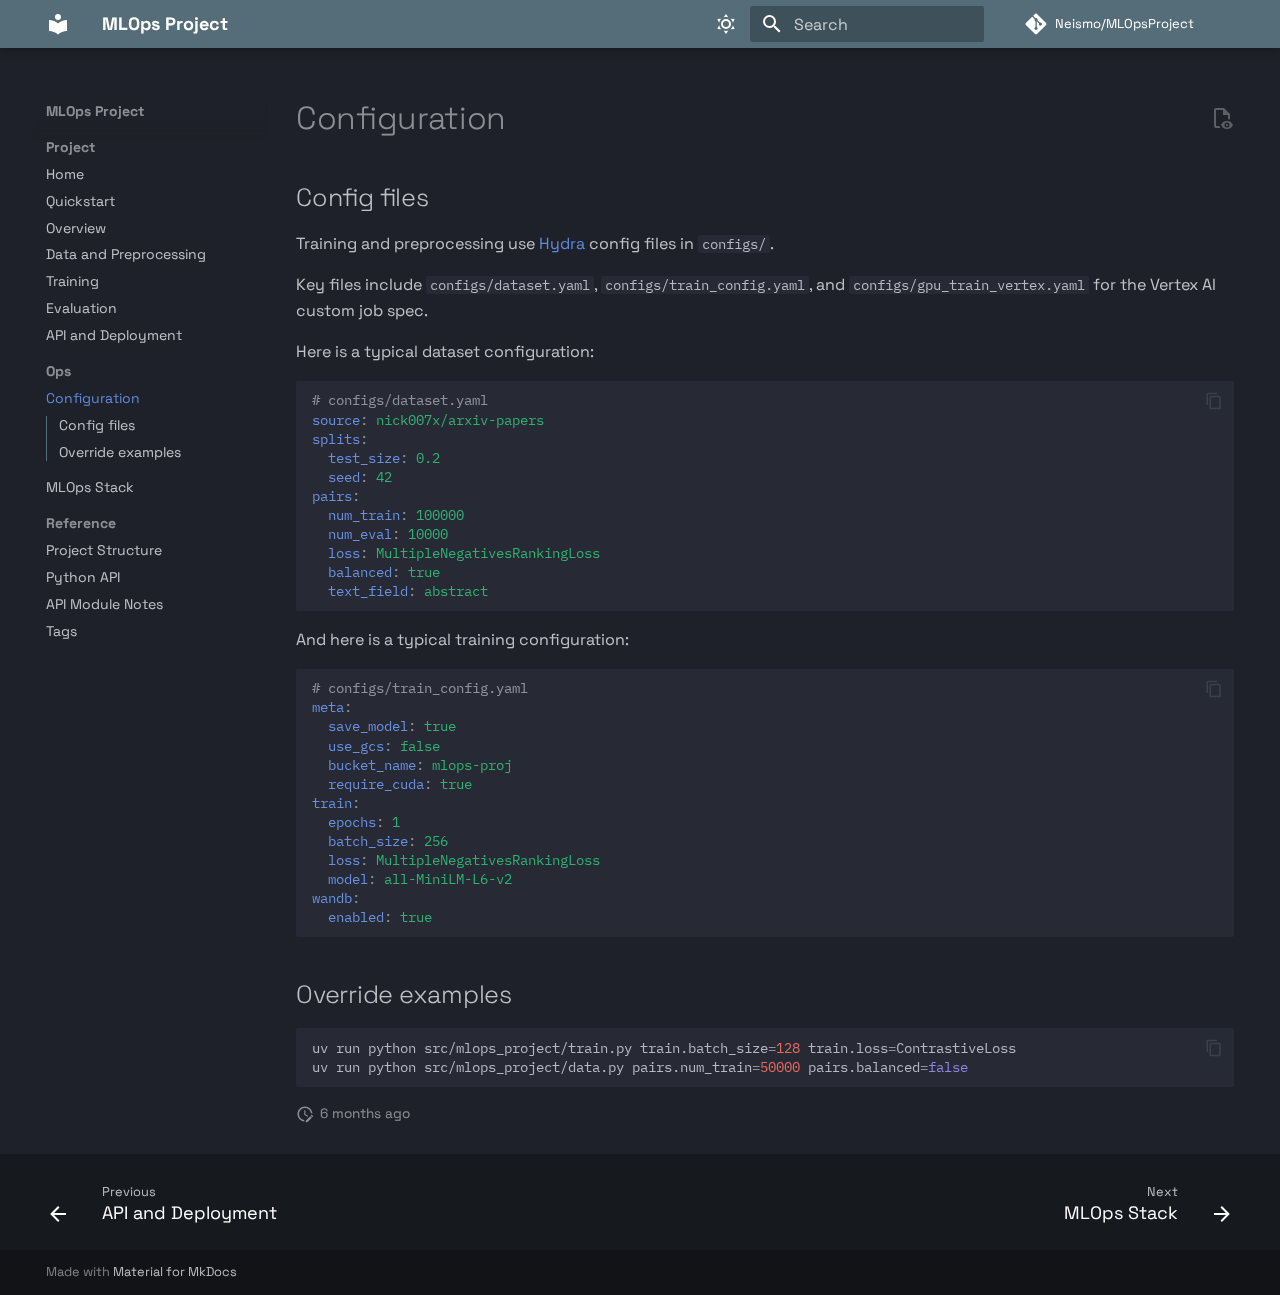
<file: configuration/index.html>
<!doctype html><html lang=en class=no-js> <head><meta charset=utf-8><meta name=viewport content="width=device-width,initial-scale=1"><meta name=description content="Contrastive embeddings for arXiv papers with an end to end MLOps pipeline."><meta name=author content=DeepBois><link href=../api/ rel=prev><link href=../ops/ rel=next><link rel=icon href=../assets/images/favicon.png><meta name=generator content="mkdocs-1.6.1, mkdocs-material-9.7.1"><title>Configuration - MLOps Project</title><link rel=stylesheet href=../assets/stylesheets/main.484c7ddc.min.css><link rel=stylesheet href=../assets/stylesheets/palette.ab4e12ef.min.css><link rel=preconnect href=https://fonts.gstatic.com crossorigin><link rel=stylesheet href="https://fonts.googleapis.com/css?family=Space+Grotesk:300,300i,400,400i,700,700i%7CIBM+Plex+Mono:400,400i,700,700i&display=fallback"><style>:root{--md-text-font:"Space Grotesk";--md-code-font:"IBM Plex Mono"}</style><link rel=stylesheet href=../assets/_mkdocstrings.css><link rel=stylesheet href=../css/timeago.css><link rel=stylesheet href=../stylesheets/extra.css><script>__md_scope=new URL("..",location),__md_hash=e=>[...e].reduce(((e,_)=>(e<<5)-e+_.charCodeAt(0)),0),__md_get=(e,_=localStorage,t=__md_scope)=>JSON.parse(_.getItem(t.pathname+"."+e)),__md_set=(e,_,t=localStorage,a=__md_scope)=>{try{t.setItem(a.pathname+"."+e,JSON.stringify(_))}catch(e){}}</script></head> <body dir=ltr data-md-color-scheme=slate data-md-color-primary=blue-grey data-md-color-accent=lime> <input class=md-toggle data-md-toggle=drawer type=checkbox id=__drawer autocomplete=off> <input class=md-toggle data-md-toggle=search type=checkbox id=__search autocomplete=off> <label class=md-overlay for=__drawer></label> <div data-md-component=skip> <a href=#config-files class=md-skip> Skip to content </a> </div> <div data-md-component=announce> </div> <header class="md-header md-header--shadow" data-md-component=header> <nav class="md-header__inner md-grid" aria-label=Header> <a href=.. title="MLOps Project" class="md-header__button md-logo" aria-label="MLOps Project" data-md-component=logo> <svg xmlns=http://www.w3.org/2000/svg viewbox="0 0 24 24"><path d="M12 8a3 3 0 0 0 3-3 3 3 0 0 0-3-3 3 3 0 0 0-3 3 3 3 0 0 0 3 3m0 3.54C9.64 9.35 6.5 8 3 8v11c3.5 0 6.64 1.35 9 3.54 2.36-2.19 5.5-3.54 9-3.54V8c-3.5 0-6.64 1.35-9 3.54"/></svg> </a> <label class="md-header__button md-icon" for=__drawer> <svg xmlns=http://www.w3.org/2000/svg viewbox="0 0 24 24"><path d="M3 6h18v2H3zm0 5h18v2H3zm0 5h18v2H3z"/></svg> </label> <div class=md-header__title data-md-component=header-title> <div class=md-header__ellipsis> <div class=md-header__topic> <span class=md-ellipsis> MLOps Project </span> </div> <div class=md-header__topic data-md-component=header-topic> <span class=md-ellipsis> Configuration </span> </div> </div> </div> <form class=md-header__option data-md-component=palette> <input class=md-option data-md-color-media data-md-color-scheme=slate data-md-color-primary=blue-grey data-md-color-accent=lime aria-label="Switch to light mode" type=radio name=__palette id=__palette_0> <label class="md-header__button md-icon" title="Switch to light mode" for=__palette_1 hidden> <svg xmlns=http://www.w3.org/2000/svg viewbox="0 0 24 24"><path d="M12 7a5 5 0 0 1 5 5 5 5 0 0 1-5 5 5 5 0 0 1-5-5 5 5 0 0 1 5-5m0 2a3 3 0 0 0-3 3 3 3 0 0 0 3 3 3 3 0 0 0 3-3 3 3 0 0 0-3-3m0-7 2.39 3.42C13.65 5.15 12.84 5 12 5s-1.65.15-2.39.42zM3.34 7l4.16-.35A7.2 7.2 0 0 0 5.94 8.5c-.44.74-.69 1.5-.83 2.29zm.02 10 1.76-3.77a7.131 7.131 0 0 0 2.38 4.14zM20.65 7l-1.77 3.79a7.02 7.02 0 0 0-2.38-4.15zm-.01 10-4.14.36c.59-.51 1.12-1.14 1.54-1.86.42-.73.69-1.5.83-2.29zM12 22l-2.41-3.44c.74.27 1.55.44 2.41.44.82 0 1.63-.17 2.37-.44z"/></svg> </label> <input class=md-option data-md-color-media data-md-color-scheme=default data-md-color-primary=blue-grey data-md-color-accent=lime aria-label="Switch to dark mode" type=radio name=__palette id=__palette_1> <label class="md-header__button md-icon" title="Switch to dark mode" for=__palette_0 hidden> <svg xmlns=http://www.w3.org/2000/svg viewbox="0 0 24 24"><path d="m17.75 4.09-2.53 1.94.91 3.06-2.63-1.81-2.63 1.81.91-3.06-2.53-1.94L12.44 4l1.06-3 1.06 3zm3.5 6.91-1.64 1.25.59 1.98-1.7-1.17-1.7 1.17.59-1.98L15.75 11l2.06-.05L18.5 9l.69 1.95zm-2.28 4.95c.83-.08 1.72 1.1 1.19 1.85-.32.45-.66.87-1.08 1.27C15.17 23 8.84 23 4.94 19.07c-3.91-3.9-3.91-10.24 0-14.14.4-.4.82-.76 1.27-1.08.75-.53 1.93.36 1.85 1.19-.27 2.86.69 5.83 2.89 8.02a9.96 9.96 0 0 0 8.02 2.89m-1.64 2.02a12.08 12.08 0 0 1-7.8-3.47c-2.17-2.19-3.33-5-3.49-7.82-2.81 3.14-2.7 7.96.31 10.98 3.02 3.01 7.84 3.12 10.98.31"/></svg> </label> </form> <script>var palette=__md_get("__palette");if(palette&&palette.color){if("(prefers-color-scheme)"===palette.color.media){var media=matchMedia("(prefers-color-scheme: light)"),input=document.querySelector(media.matches?"[data-md-color-media='(prefers-color-scheme: light)']":"[data-md-color-media='(prefers-color-scheme: dark)']");palette.color.media=input.getAttribute("data-md-color-media"),palette.color.scheme=input.getAttribute("data-md-color-scheme"),palette.color.primary=input.getAttribute("data-md-color-primary"),palette.color.accent=input.getAttribute("data-md-color-accent")}for(var[key,value]of Object.entries(palette.color))document.body.setAttribute("data-md-color-"+key,value)}</script> <label class="md-header__button md-icon" for=__search> <svg xmlns=http://www.w3.org/2000/svg viewbox="0 0 24 24"><path d="M9.5 3A6.5 6.5 0 0 1 16 9.5c0 1.61-.59 3.09-1.56 4.23l.27.27h.79l5 5-1.5 1.5-5-5v-.79l-.27-.27A6.52 6.52 0 0 1 9.5 16 6.5 6.5 0 0 1 3 9.5 6.5 6.5 0 0 1 9.5 3m0 2C7 5 5 7 5 9.5S7 14 9.5 14 14 12 14 9.5 12 5 9.5 5"/></svg> </label> <div class=md-search data-md-component=search role=dialog> <label class=md-search__overlay for=__search></label> <div class=md-search__inner role=search> <form class=md-search__form name=search> <input type=text class=md-search__input name=query aria-label=Search placeholder=Search autocapitalize=off autocorrect=off autocomplete=off spellcheck=false data-md-component=search-query required> <label class="md-search__icon md-icon" for=__search> <svg xmlns=http://www.w3.org/2000/svg viewbox="0 0 24 24"><path d="M9.5 3A6.5 6.5 0 0 1 16 9.5c0 1.61-.59 3.09-1.56 4.23l.27.27h.79l5 5-1.5 1.5-5-5v-.79l-.27-.27A6.52 6.52 0 0 1 9.5 16 6.5 6.5 0 0 1 3 9.5 6.5 6.5 0 0 1 9.5 3m0 2C7 5 5 7 5 9.5S7 14 9.5 14 14 12 14 9.5 12 5 9.5 5"/></svg> <svg xmlns=http://www.w3.org/2000/svg viewbox="0 0 24 24"><path d="M20 11v2H8l5.5 5.5-1.42 1.42L4.16 12l7.92-7.92L13.5 5.5 8 11z"/></svg> </label> <nav class=md-search__options aria-label=Search> <button type=reset class="md-search__icon md-icon" title=Clear aria-label=Clear tabindex=-1> <svg xmlns=http://www.w3.org/2000/svg viewbox="0 0 24 24"><path d="M19 6.41 17.59 5 12 10.59 6.41 5 5 6.41 10.59 12 5 17.59 6.41 19 12 13.41 17.59 19 19 17.59 13.41 12z"/></svg> </button> </nav> <div class=md-search__suggest data-md-component=search-suggest></div> </form> <div class=md-search__output> <div class=md-search__scrollwrap tabindex=0 data-md-scrollfix> <div class=md-search-result data-md-component=search-result> <div class=md-search-result__meta> Initializing search </div> <ol class=md-search-result__list role=presentation></ol> </div> </div> </div> </div> </div> <div class=md-header__source> <a href=https://github.com/Neismo/MLOpsProject title="Go to repository" class=md-source data-md-component=source> <div class="md-source__icon md-icon"> <svg xmlns=http://www.w3.org/2000/svg viewbox="0 0 448 512"><!-- Font Awesome Free 7.1.0 by @fontawesome - https://fontawesome.com License - https://fontawesome.com/license/free (Icons: CC BY 4.0, Fonts: SIL OFL 1.1, Code: MIT License) Copyright 2025 Fonticons, Inc.--><path d="M439.6 236.1 244 40.5c-5.4-5.5-12.8-8.5-20.4-8.5s-15 3-20.4 8.4L162.5 81l51.5 51.5c27.1-9.1 52.7 16.8 43.4 43.7l49.7 49.7c34.2-11.8 61.2 31 35.5 56.7-26.5 26.5-70.2-2.9-56-37.3L240.3 199v121.9c25.3 12.5 22.3 41.8 9.1 55-6.4 6.4-15.2 10.1-24.3 10.1s-17.8-3.6-24.3-10.1c-17.6-17.6-11.1-46.9 11.2-56v-123c-20.8-8.5-24.6-30.7-18.6-45L142.6 101 8.5 235.1C3 240.6 0 247.9 0 255.5s3 15 8.5 20.4l195.6 195.7c5.4 5.4 12.7 8.4 20.4 8.4s15-3 20.4-8.4l194.7-194.7c5.4-5.4 8.4-12.8 8.4-20.4s-3-15-8.4-20.4"/></svg> </div> <div class=md-source__repository> Neismo/MLOpsProject </div> </a> </div> </nav> </header> <div class=md-container data-md-component=container> <main class=md-main data-md-component=main> <div class="md-main__inner md-grid"> <div class="md-sidebar md-sidebar--primary" data-md-component=sidebar data-md-type=navigation> <div class=md-sidebar__scrollwrap> <div class=md-sidebar__inner> <nav class="md-nav md-nav--primary md-nav--integrated" aria-label=Navigation data-md-level=0> <label class=md-nav__title for=__drawer> <a href=.. title="MLOps Project" class="md-nav__button md-logo" aria-label="MLOps Project" data-md-component=logo> <svg xmlns=http://www.w3.org/2000/svg viewbox="0 0 24 24"><path d="M12 8a3 3 0 0 0 3-3 3 3 0 0 0-3-3 3 3 0 0 0-3 3 3 3 0 0 0 3 3m0 3.54C9.64 9.35 6.5 8 3 8v11c3.5 0 6.64 1.35 9 3.54 2.36-2.19 5.5-3.54 9-3.54V8c-3.5 0-6.64 1.35-9 3.54"/></svg> </a> MLOps Project </label> <div class=md-nav__source> <a href=https://github.com/Neismo/MLOpsProject title="Go to repository" class=md-source data-md-component=source> <div class="md-source__icon md-icon"> <svg xmlns=http://www.w3.org/2000/svg viewbox="0 0 448 512"><!-- Font Awesome Free 7.1.0 by @fontawesome - https://fontawesome.com License - https://fontawesome.com/license/free (Icons: CC BY 4.0, Fonts: SIL OFL 1.1, Code: MIT License) Copyright 2025 Fonticons, Inc.--><path d="M439.6 236.1 244 40.5c-5.4-5.5-12.8-8.5-20.4-8.5s-15 3-20.4 8.4L162.5 81l51.5 51.5c27.1-9.1 52.7 16.8 43.4 43.7l49.7 49.7c34.2-11.8 61.2 31 35.5 56.7-26.5 26.5-70.2-2.9-56-37.3L240.3 199v121.9c25.3 12.5 22.3 41.8 9.1 55-6.4 6.4-15.2 10.1-24.3 10.1s-17.8-3.6-24.3-10.1c-17.6-17.6-11.1-46.9 11.2-56v-123c-20.8-8.5-24.6-30.7-18.6-45L142.6 101 8.5 235.1C3 240.6 0 247.9 0 255.5s3 15 8.5 20.4l195.6 195.7c5.4 5.4 12.7 8.4 20.4 8.4s15-3 20.4-8.4l194.7-194.7c5.4-5.4 8.4-12.8 8.4-20.4s-3-15-8.4-20.4"/></svg> </div> <div class=md-source__repository> Neismo/MLOpsProject </div> </a> </div> <ul class=md-nav__list data-md-scrollfix> <li class="md-nav__item md-nav__item--section md-nav__item--nested"> <input class="md-nav__toggle md-toggle " type=checkbox id=__nav_1> <label class=md-nav__link for=__nav_1 id=__nav_1_label tabindex> <span class=md-ellipsis> Project </span> <span class="md-nav__icon md-icon"></span> </label> <nav class=md-nav data-md-level=1 aria-labelledby=__nav_1_label aria-expanded=false> <label class=md-nav__title for=__nav_1> <span class="md-nav__icon md-icon"></span> Project </label> <ul class=md-nav__list data-md-scrollfix> <li class=md-nav__item> <a href=.. class=md-nav__link> <span class=md-ellipsis> Home </span> </a> </li> <li class=md-nav__item> <a href=../quickstart/ class=md-nav__link> <span class=md-ellipsis> Quickstart </span> </a> </li> <li class=md-nav__item> <a href=../overview/ class=md-nav__link> <span class=md-ellipsis> Overview </span> </a> </li> <li class=md-nav__item> <a href=../data/ class=md-nav__link> <span class=md-ellipsis> Data and Preprocessing </span> </a> </li> <li class=md-nav__item> <a href=../training/ class=md-nav__link> <span class=md-ellipsis> Training </span> </a> </li> <li class=md-nav__item> <a href=../evaluation/ class=md-nav__link> <span class=md-ellipsis> Evaluation </span> </a> </li> <li class=md-nav__item> <a href=../api/ class=md-nav__link> <span class=md-ellipsis> API and Deployment </span> </a> </li> </ul> </nav> </li> <li class="md-nav__item md-nav__item--active md-nav__item--section md-nav__item--nested"> <input class="md-nav__toggle md-toggle " type=checkbox id=__nav_2 checked> <label class=md-nav__link for=__nav_2 id=__nav_2_label tabindex> <span class=md-ellipsis> Ops </span> <span class="md-nav__icon md-icon"></span> </label> <nav class=md-nav data-md-level=1 aria-labelledby=__nav_2_label aria-expanded=true> <label class=md-nav__title for=__nav_2> <span class="md-nav__icon md-icon"></span> Ops </label> <ul class=md-nav__list data-md-scrollfix> <li class="md-nav__item md-nav__item--active"> <input class="md-nav__toggle md-toggle" type=checkbox id=__toc> <label class="md-nav__link md-nav__link--active" for=__toc> <span class=md-ellipsis> Configuration </span> <span class="md-nav__icon md-icon"></span> </label> <a href=./ class="md-nav__link md-nav__link--active"> <span class=md-ellipsis> Configuration </span> </a> <nav class="md-nav md-nav--secondary" aria-label="Table of contents"> <label class=md-nav__title for=__toc> <span class="md-nav__icon md-icon"></span> Table of contents </label> <ul class=md-nav__list data-md-component=toc data-md-scrollfix> <li class=md-nav__item> <a href=#config-files class=md-nav__link> <span class=md-ellipsis> Config files </span> </a> </li> <li class=md-nav__item> <a href=#override-examples class=md-nav__link> <span class=md-ellipsis> Override examples </span> </a> </li> </ul> </nav> </li> <li class=md-nav__item> <a href=../ops/ class=md-nav__link> <span class=md-ellipsis> MLOps Stack </span> </a> </li> </ul> </nav> </li> <li class="md-nav__item md-nav__item--section md-nav__item--nested"> <input class="md-nav__toggle md-toggle " type=checkbox id=__nav_3> <label class=md-nav__link for=__nav_3 id=__nav_3_label tabindex> <span class=md-ellipsis> Reference </span> <span class="md-nav__icon md-icon"></span> </label> <nav class=md-nav data-md-level=1 aria-labelledby=__nav_3_label aria-expanded=false> <label class=md-nav__title for=__nav_3> <span class="md-nav__icon md-icon"></span> Reference </label> <ul class=md-nav__list data-md-scrollfix> <li class=md-nav__item> <a href=../project-structure/ class=md-nav__link> <span class=md-ellipsis> Project Structure </span> </a> </li> <li class=md-nav__item> <a href=../reference/ class=md-nav__link> <span class=md-ellipsis> Python API </span> </a> </li> <li class=md-nav__item> <a href=../reference/api/ class=md-nav__link> <span class=md-ellipsis> API Module Notes </span> </a> </li> <li class=md-nav__item> <a href=../tags/ class=md-nav__link> <span class=md-ellipsis> Tags </span> </a> </li> </ul> </nav> </li> </ul> </nav> </div> </div> </div> <div class=md-content data-md-component=content> <article class="md-content__inner md-typeset"> <a href=https://github.com/Neismo/MLOpsProject/raw/master/docs/source/configuration.md title="View source of this page" class="md-content__button md-icon"> <svg xmlns=http://www.w3.org/2000/svg viewbox="0 0 24 24"><path d="M17 18c.56 0 1 .44 1 1s-.44 1-1 1-1-.44-1-1 .44-1 1-1m0-3c-2.73 0-5.06 1.66-6 4 .94 2.34 3.27 4 6 4s5.06-1.66 6-4c-.94-2.34-3.27-4-6-4m0 6.5a2.5 2.5 0 0 1-2.5-2.5 2.5 2.5 0 0 1 2.5-2.5 2.5 2.5 0 0 1 2.5 2.5 2.5 2.5 0 0 1-2.5 2.5M9.27 20H6V4h7v5h5v4.07c.7.08 1.36.25 2 .49V8l-6-6H6a2 2 0 0 0-2 2v16a2 2 0 0 0 2 2h4.5a8.2 8.2 0 0 1-1.23-2"/></svg> </a> <h1 id=configuration>Configuration<a class=headerlink href=#configuration title="Permanent link">&para;</a></h1> <h2 id=config-files>Config files<a class=headerlink href=#config-files title="Permanent link">&para;</a></h2> <p>Training and preprocessing use <a href=https://hydra.cc/docs/intro/ >Hydra</a> config files in <code>configs/</code>.</p> <p>Key files include <code>configs/dataset.yaml</code>, <code>configs/train_config.yaml</code>, and <code>configs/gpu_train_vertex.yaml</code> for the Vertex AI custom job spec.</p> <p>Here is a typical dataset configuration: <div class=highlight><pre><span></span><code><span id=__span-0-1><a id=__codelineno-0-1 name=__codelineno-0-1 href=#__codelineno-0-1></a><span class=c1># configs/dataset.yaml</span>
</span><span id=__span-0-2><a id=__codelineno-0-2 name=__codelineno-0-2 href=#__codelineno-0-2></a><span class=nt>source</span><span class=p>:</span><span class=w> </span><span class="l l-Scalar l-Scalar-Plain">nick007x/arxiv-papers</span>
</span><span id=__span-0-3><a id=__codelineno-0-3 name=__codelineno-0-3 href=#__codelineno-0-3></a><span class=nt>splits</span><span class=p>:</span>
</span><span id=__span-0-4><a id=__codelineno-0-4 name=__codelineno-0-4 href=#__codelineno-0-4></a><span class=w>  </span><span class=nt>test_size</span><span class=p>:</span><span class=w> </span><span class="l l-Scalar l-Scalar-Plain">0.2</span>
</span><span id=__span-0-5><a id=__codelineno-0-5 name=__codelineno-0-5 href=#__codelineno-0-5></a><span class=w>  </span><span class=nt>seed</span><span class=p>:</span><span class=w> </span><span class="l l-Scalar l-Scalar-Plain">42</span>
</span><span id=__span-0-6><a id=__codelineno-0-6 name=__codelineno-0-6 href=#__codelineno-0-6></a><span class=nt>pairs</span><span class=p>:</span>
</span><span id=__span-0-7><a id=__codelineno-0-7 name=__codelineno-0-7 href=#__codelineno-0-7></a><span class=w>  </span><span class=nt>num_train</span><span class=p>:</span><span class=w> </span><span class="l l-Scalar l-Scalar-Plain">100000</span>
</span><span id=__span-0-8><a id=__codelineno-0-8 name=__codelineno-0-8 href=#__codelineno-0-8></a><span class=w>  </span><span class=nt>num_eval</span><span class=p>:</span><span class=w> </span><span class="l l-Scalar l-Scalar-Plain">10000</span>
</span><span id=__span-0-9><a id=__codelineno-0-9 name=__codelineno-0-9 href=#__codelineno-0-9></a><span class=w>  </span><span class=nt>loss</span><span class=p>:</span><span class=w> </span><span class="l l-Scalar l-Scalar-Plain">MultipleNegativesRankingLoss</span>
</span><span id=__span-0-10><a id=__codelineno-0-10 name=__codelineno-0-10 href=#__codelineno-0-10></a><span class=w>  </span><span class=nt>balanced</span><span class=p>:</span><span class=w> </span><span class="l l-Scalar l-Scalar-Plain">true</span>
</span><span id=__span-0-11><a id=__codelineno-0-11 name=__codelineno-0-11 href=#__codelineno-0-11></a><span class=w>  </span><span class=nt>text_field</span><span class=p>:</span><span class=w> </span><span class="l l-Scalar l-Scalar-Plain">abstract</span>
</span></code></pre></div></p> <p>And here is a typical training configuration: <div class=highlight><pre><span></span><code><span id=__span-1-1><a id=__codelineno-1-1 name=__codelineno-1-1 href=#__codelineno-1-1></a><span class=c1># configs/train_config.yaml</span>
</span><span id=__span-1-2><a id=__codelineno-1-2 name=__codelineno-1-2 href=#__codelineno-1-2></a><span class=nt>meta</span><span class=p>:</span>
</span><span id=__span-1-3><a id=__codelineno-1-3 name=__codelineno-1-3 href=#__codelineno-1-3></a><span class=w>  </span><span class=nt>save_model</span><span class=p>:</span><span class=w> </span><span class="l l-Scalar l-Scalar-Plain">true</span>
</span><span id=__span-1-4><a id=__codelineno-1-4 name=__codelineno-1-4 href=#__codelineno-1-4></a><span class=w>  </span><span class=nt>use_gcs</span><span class=p>:</span><span class=w> </span><span class="l l-Scalar l-Scalar-Plain">false</span>
</span><span id=__span-1-5><a id=__codelineno-1-5 name=__codelineno-1-5 href=#__codelineno-1-5></a><span class=w>  </span><span class=nt>bucket_name</span><span class=p>:</span><span class=w> </span><span class="l l-Scalar l-Scalar-Plain">mlops-proj</span>
</span><span id=__span-1-6><a id=__codelineno-1-6 name=__codelineno-1-6 href=#__codelineno-1-6></a><span class=w>  </span><span class=nt>require_cuda</span><span class=p>:</span><span class=w> </span><span class="l l-Scalar l-Scalar-Plain">true</span>
</span><span id=__span-1-7><a id=__codelineno-1-7 name=__codelineno-1-7 href=#__codelineno-1-7></a><span class=nt>train</span><span class=p>:</span>
</span><span id=__span-1-8><a id=__codelineno-1-8 name=__codelineno-1-8 href=#__codelineno-1-8></a><span class=w>  </span><span class=nt>epochs</span><span class=p>:</span><span class=w> </span><span class="l l-Scalar l-Scalar-Plain">1</span>
</span><span id=__span-1-9><a id=__codelineno-1-9 name=__codelineno-1-9 href=#__codelineno-1-9></a><span class=w>  </span><span class=nt>batch_size</span><span class=p>:</span><span class=w> </span><span class="l l-Scalar l-Scalar-Plain">256</span>
</span><span id=__span-1-10><a id=__codelineno-1-10 name=__codelineno-1-10 href=#__codelineno-1-10></a><span class=w>  </span><span class=nt>loss</span><span class=p>:</span><span class=w> </span><span class="l l-Scalar l-Scalar-Plain">MultipleNegativesRankingLoss</span>
</span><span id=__span-1-11><a id=__codelineno-1-11 name=__codelineno-1-11 href=#__codelineno-1-11></a><span class=w>  </span><span class=nt>model</span><span class=p>:</span><span class=w> </span><span class="l l-Scalar l-Scalar-Plain">all-MiniLM-L6-v2</span>
</span><span id=__span-1-12><a id=__codelineno-1-12 name=__codelineno-1-12 href=#__codelineno-1-12></a><span class=nt>wandb</span><span class=p>:</span>
</span><span id=__span-1-13><a id=__codelineno-1-13 name=__codelineno-1-13 href=#__codelineno-1-13></a><span class=w>  </span><span class=nt>enabled</span><span class=p>:</span><span class=w> </span><span class="l l-Scalar l-Scalar-Plain">true</span>
</span></code></pre></div></p> <h2 id=override-examples>Override examples<a class=headerlink href=#override-examples title="Permanent link">&para;</a></h2> <div class=highlight><pre><span></span><code><span id=__span-2-1><a id=__codelineno-2-1 name=__codelineno-2-1 href=#__codelineno-2-1></a>uv<span class=w> </span>run<span class=w> </span>python<span class=w> </span>src/mlops_project/train.py<span class=w> </span>train.batch_size<span class=o>=</span><span class=m>128</span><span class=w> </span>train.loss<span class=o>=</span>ContrastiveLoss
</span><span id=__span-2-2><a id=__codelineno-2-2 name=__codelineno-2-2 href=#__codelineno-2-2></a>uv<span class=w> </span>run<span class=w> </span>python<span class=w> </span>src/mlops_project/data.py<span class=w> </span>pairs.num_train<span class=o>=</span><span class=m>50000</span><span class=w> </span>pairs.balanced<span class=o>=</span><span class=nb>false</span>
</span></code></pre></div> <aside class=md-source-file> <span class=md-source-file__fact> <span class=md-icon title="Last update"> <svg xmlns=http://www.w3.org/2000/svg viewbox="0 0 24 24"><path d="M21 13.1c-.1 0-.3.1-.4.2l-1 1 2.1 2.1 1-1c.2-.2.2-.6 0-.8l-1.3-1.3c-.1-.1-.2-.2-.4-.2m-1.9 1.8-6.1 6V23h2.1l6.1-6.1zM12.5 7v5.2l4 2.4-1 1L11 13V7zM11 21.9c-5.1-.5-9-4.8-9-9.9C2 6.5 6.5 2 12 2c5.3 0 9.6 4.1 10 9.3-.3-.1-.6-.2-1-.2s-.7.1-1 .2C19.6 7.2 16.2 4 12 4c-4.4 0-8 3.6-8 8 0 4.1 3.1 7.5 7.1 7.9l-.1.2z"/></svg> </span> <span class="git-revision-date-localized-plugin git-revision-date-localized-plugin-timeago" title="January 22, 2026 18:51:58 UTC"><span class=timeago datetime=2026-01-22T18:51:58+00:00 locale=en></span></span><span class="git-revision-date-localized-plugin git-revision-date-localized-plugin-iso_date" title="January 22, 2026 18:51:58 UTC">2026-01-22</span> </span> </aside> </article> </div> <script>var tabs=__md_get("__tabs");if(Array.isArray(tabs))e:for(var set of document.querySelectorAll(".tabbed-set")){var labels=set.querySelector(".tabbed-labels");for(var tab of tabs)for(var label of labels.getElementsByTagName("label"))if(label.innerText.trim()===tab){var input=document.getElementById(label.htmlFor);input.checked=!0;continue e}}</script> <script>var target=document.getElementById(location.hash.slice(1));target&&target.name&&(target.checked=target.name.startsWith("__tabbed_"))</script> </div> <button type=button class="md-top md-icon" data-md-component=top hidden> <svg xmlns=http://www.w3.org/2000/svg viewbox="0 0 24 24"><path d="M13 20h-2V8l-5.5 5.5-1.42-1.42L12 4.16l7.92 7.92-1.42 1.42L13 8z"/></svg> Back to top </button> </main> <footer class=md-footer> <nav class="md-footer__inner md-grid" aria-label=Footer> <a href=../api/ class="md-footer__link md-footer__link--prev" aria-label="Previous: API and Deployment"> <div class="md-footer__button md-icon"> <svg xmlns=http://www.w3.org/2000/svg viewbox="0 0 24 24"><path d="M20 11v2H8l5.5 5.5-1.42 1.42L4.16 12l7.92-7.92L13.5 5.5 8 11z"/></svg> </div> <div class=md-footer__title> <span class=md-footer__direction> Previous </span> <div class=md-ellipsis> API and Deployment </div> </div> </a> <a href=../ops/ class="md-footer__link md-footer__link--next" aria-label="Next: MLOps Stack"> <div class=md-footer__title> <span class=md-footer__direction> Next </span> <div class=md-ellipsis> MLOps Stack </div> </div> <div class="md-footer__button md-icon"> <svg xmlns=http://www.w3.org/2000/svg viewbox="0 0 24 24"><path d="M4 11v2h12l-5.5 5.5 1.42 1.42L19.84 12l-7.92-7.92L10.5 5.5 16 11z"/></svg> </div> </a> </nav> <div class="md-footer-meta md-typeset"> <div class="md-footer-meta__inner md-grid"> <div class=md-copyright> Made with <a href=https://squidfunk.github.io/mkdocs-material/ target=_blank rel=noopener> Material for MkDocs </a> </div> </div> </div> </footer> </div> <div class=md-dialog data-md-component=dialog> <div class="md-dialog__inner md-typeset"></div> </div> <div class=md-progress data-md-component=progress role=progressbar></div> <script id=__config type=application/json>{"annotate": null, "base": "..", "features": ["navigation.instant", "navigation.instant.progress", "navigation.sections", "navigation.footer", "navigation.top", "navigation.tracking", "toc.integrate", "content.action.view", "search.suggest", "content.code.copy", "content.code.annotate", "content.tabs.link"], "search": "../assets/javascripts/workers/search.2c215733.min.js", "tags": null, "translations": {"clipboard.copied": "Copied to clipboard", "clipboard.copy": "Copy to clipboard", "search.result.more.one": "1 more on this page", "search.result.more.other": "# more on this page", "search.result.none": "No matching documents", "search.result.one": "1 matching document", "search.result.other": "# matching documents", "search.result.placeholder": "Type to start searching", "search.result.term.missing": "Missing", "select.version": "Select version"}, "version": null}</script> <script src=../assets/javascripts/bundle.79ae519e.min.js></script> <script src=../js/timeago.min.js></script> <script src=../js/timeago_mkdocs_material.js></script> </body> </html>
</file>
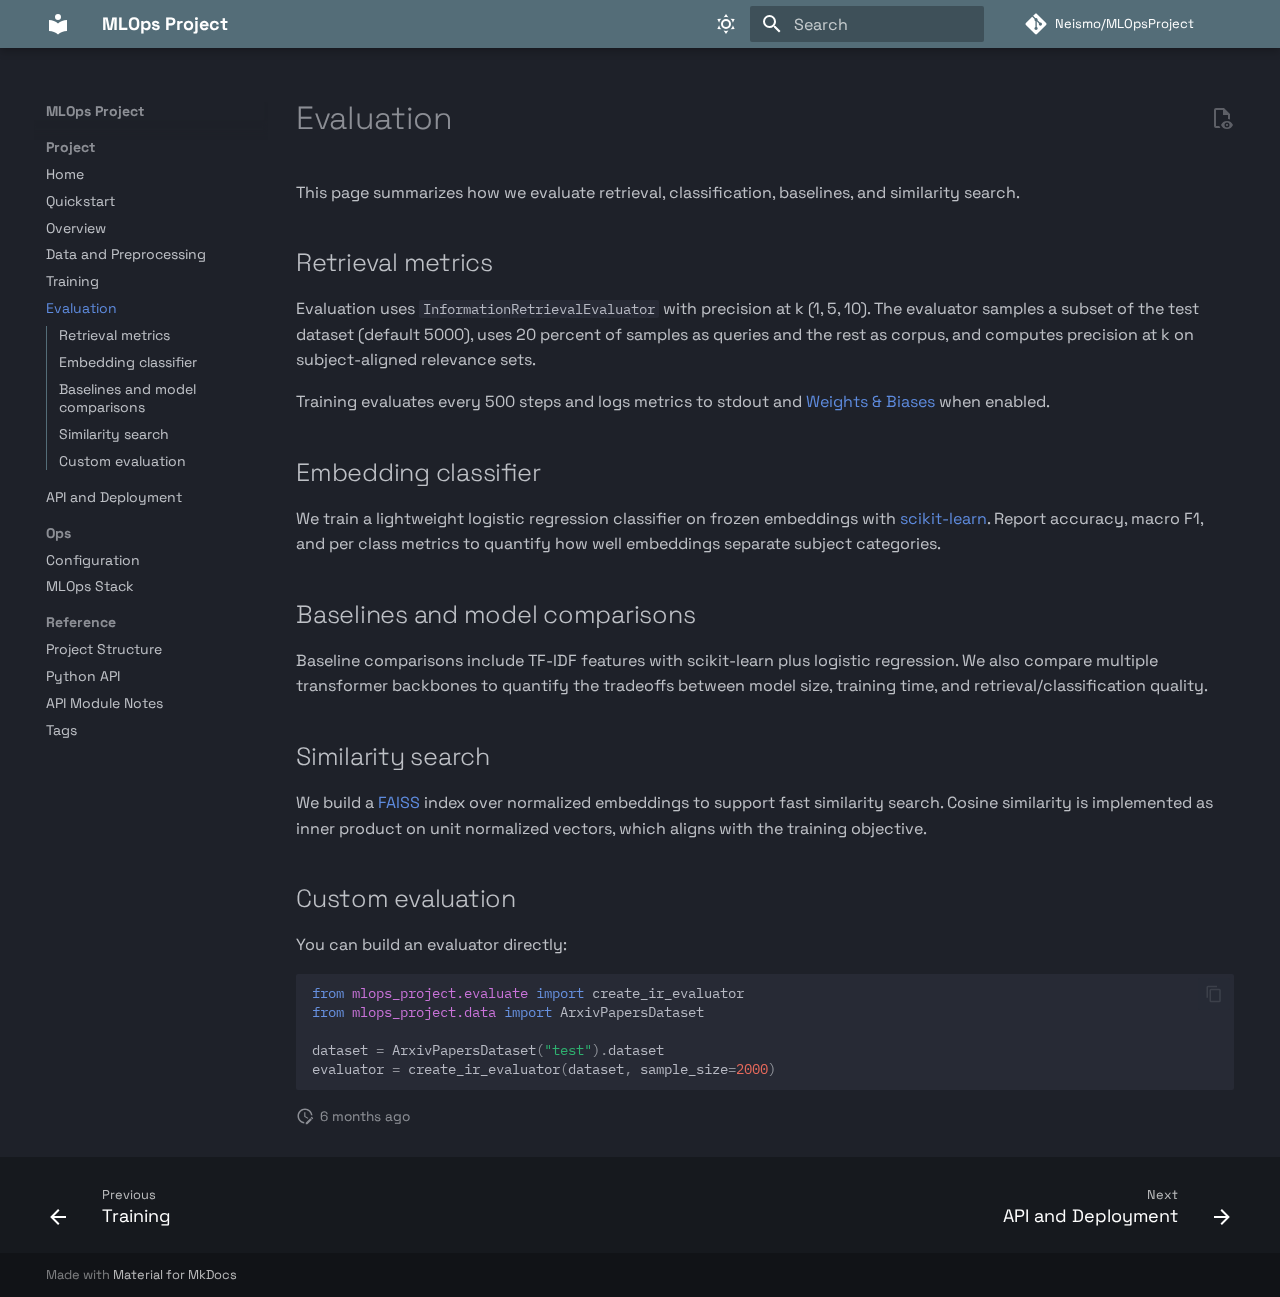
<file: evaluation/index.html>
<!doctype html><html lang=en class=no-js> <head><meta charset=utf-8><meta name=viewport content="width=device-width,initial-scale=1"><meta name=description content="Contrastive embeddings for arXiv papers with an end to end MLOps pipeline."><meta name=author content=DeepBois><link href=../training/ rel=prev><link href=../api/ rel=next><link rel=icon href=../assets/images/favicon.png><meta name=generator content="mkdocs-1.6.1, mkdocs-material-9.7.1"><title>Evaluation - MLOps Project</title><link rel=stylesheet href=../assets/stylesheets/main.484c7ddc.min.css><link rel=stylesheet href=../assets/stylesheets/palette.ab4e12ef.min.css><link rel=preconnect href=https://fonts.gstatic.com crossorigin><link rel=stylesheet href="https://fonts.googleapis.com/css?family=Space+Grotesk:300,300i,400,400i,700,700i%7CIBM+Plex+Mono:400,400i,700,700i&display=fallback"><style>:root{--md-text-font:"Space Grotesk";--md-code-font:"IBM Plex Mono"}</style><link rel=stylesheet href=../assets/_mkdocstrings.css><link rel=stylesheet href=../css/timeago.css><link rel=stylesheet href=../stylesheets/extra.css><script>__md_scope=new URL("..",location),__md_hash=e=>[...e].reduce(((e,_)=>(e<<5)-e+_.charCodeAt(0)),0),__md_get=(e,_=localStorage,t=__md_scope)=>JSON.parse(_.getItem(t.pathname+"."+e)),__md_set=(e,_,t=localStorage,a=__md_scope)=>{try{t.setItem(a.pathname+"."+e,JSON.stringify(_))}catch(e){}}</script></head> <body dir=ltr data-md-color-scheme=slate data-md-color-primary=blue-grey data-md-color-accent=lime> <input class=md-toggle data-md-toggle=drawer type=checkbox id=__drawer autocomplete=off> <input class=md-toggle data-md-toggle=search type=checkbox id=__search autocomplete=off> <label class=md-overlay for=__drawer></label> <div data-md-component=skip> <a href=#retrieval-metrics class=md-skip> Skip to content </a> </div> <div data-md-component=announce> </div> <header class="md-header md-header--shadow" data-md-component=header> <nav class="md-header__inner md-grid" aria-label=Header> <a href=.. title="MLOps Project" class="md-header__button md-logo" aria-label="MLOps Project" data-md-component=logo> <svg xmlns=http://www.w3.org/2000/svg viewbox="0 0 24 24"><path d="M12 8a3 3 0 0 0 3-3 3 3 0 0 0-3-3 3 3 0 0 0-3 3 3 3 0 0 0 3 3m0 3.54C9.64 9.35 6.5 8 3 8v11c3.5 0 6.64 1.35 9 3.54 2.36-2.19 5.5-3.54 9-3.54V8c-3.5 0-6.64 1.35-9 3.54"/></svg> </a> <label class="md-header__button md-icon" for=__drawer> <svg xmlns=http://www.w3.org/2000/svg viewbox="0 0 24 24"><path d="M3 6h18v2H3zm0 5h18v2H3zm0 5h18v2H3z"/></svg> </label> <div class=md-header__title data-md-component=header-title> <div class=md-header__ellipsis> <div class=md-header__topic> <span class=md-ellipsis> MLOps Project </span> </div> <div class=md-header__topic data-md-component=header-topic> <span class=md-ellipsis> Evaluation </span> </div> </div> </div> <form class=md-header__option data-md-component=palette> <input class=md-option data-md-color-media data-md-color-scheme=slate data-md-color-primary=blue-grey data-md-color-accent=lime aria-label="Switch to light mode" type=radio name=__palette id=__palette_0> <label class="md-header__button md-icon" title="Switch to light mode" for=__palette_1 hidden> <svg xmlns=http://www.w3.org/2000/svg viewbox="0 0 24 24"><path d="M12 7a5 5 0 0 1 5 5 5 5 0 0 1-5 5 5 5 0 0 1-5-5 5 5 0 0 1 5-5m0 2a3 3 0 0 0-3 3 3 3 0 0 0 3 3 3 3 0 0 0 3-3 3 3 0 0 0-3-3m0-7 2.39 3.42C13.65 5.15 12.84 5 12 5s-1.65.15-2.39.42zM3.34 7l4.16-.35A7.2 7.2 0 0 0 5.94 8.5c-.44.74-.69 1.5-.83 2.29zm.02 10 1.76-3.77a7.131 7.131 0 0 0 2.38 4.14zM20.65 7l-1.77 3.79a7.02 7.02 0 0 0-2.38-4.15zm-.01 10-4.14.36c.59-.51 1.12-1.14 1.54-1.86.42-.73.69-1.5.83-2.29zM12 22l-2.41-3.44c.74.27 1.55.44 2.41.44.82 0 1.63-.17 2.37-.44z"/></svg> </label> <input class=md-option data-md-color-media data-md-color-scheme=default data-md-color-primary=blue-grey data-md-color-accent=lime aria-label="Switch to dark mode" type=radio name=__palette id=__palette_1> <label class="md-header__button md-icon" title="Switch to dark mode" for=__palette_0 hidden> <svg xmlns=http://www.w3.org/2000/svg viewbox="0 0 24 24"><path d="m17.75 4.09-2.53 1.94.91 3.06-2.63-1.81-2.63 1.81.91-3.06-2.53-1.94L12.44 4l1.06-3 1.06 3zm3.5 6.91-1.64 1.25.59 1.98-1.7-1.17-1.7 1.17.59-1.98L15.75 11l2.06-.05L18.5 9l.69 1.95zm-2.28 4.95c.83-.08 1.72 1.1 1.19 1.85-.32.45-.66.87-1.08 1.27C15.17 23 8.84 23 4.94 19.07c-3.91-3.9-3.91-10.24 0-14.14.4-.4.82-.76 1.27-1.08.75-.53 1.93.36 1.85 1.19-.27 2.86.69 5.83 2.89 8.02a9.96 9.96 0 0 0 8.02 2.89m-1.64 2.02a12.08 12.08 0 0 1-7.8-3.47c-2.17-2.19-3.33-5-3.49-7.82-2.81 3.14-2.7 7.96.31 10.98 3.02 3.01 7.84 3.12 10.98.31"/></svg> </label> </form> <script>var palette=__md_get("__palette");if(palette&&palette.color){if("(prefers-color-scheme)"===palette.color.media){var media=matchMedia("(prefers-color-scheme: light)"),input=document.querySelector(media.matches?"[data-md-color-media='(prefers-color-scheme: light)']":"[data-md-color-media='(prefers-color-scheme: dark)']");palette.color.media=input.getAttribute("data-md-color-media"),palette.color.scheme=input.getAttribute("data-md-color-scheme"),palette.color.primary=input.getAttribute("data-md-color-primary"),palette.color.accent=input.getAttribute("data-md-color-accent")}for(var[key,value]of Object.entries(palette.color))document.body.setAttribute("data-md-color-"+key,value)}</script> <label class="md-header__button md-icon" for=__search> <svg xmlns=http://www.w3.org/2000/svg viewbox="0 0 24 24"><path d="M9.5 3A6.5 6.5 0 0 1 16 9.5c0 1.61-.59 3.09-1.56 4.23l.27.27h.79l5 5-1.5 1.5-5-5v-.79l-.27-.27A6.52 6.52 0 0 1 9.5 16 6.5 6.5 0 0 1 3 9.5 6.5 6.5 0 0 1 9.5 3m0 2C7 5 5 7 5 9.5S7 14 9.5 14 14 12 14 9.5 12 5 9.5 5"/></svg> </label> <div class=md-search data-md-component=search role=dialog> <label class=md-search__overlay for=__search></label> <div class=md-search__inner role=search> <form class=md-search__form name=search> <input type=text class=md-search__input name=query aria-label=Search placeholder=Search autocapitalize=off autocorrect=off autocomplete=off spellcheck=false data-md-component=search-query required> <label class="md-search__icon md-icon" for=__search> <svg xmlns=http://www.w3.org/2000/svg viewbox="0 0 24 24"><path d="M9.5 3A6.5 6.5 0 0 1 16 9.5c0 1.61-.59 3.09-1.56 4.23l.27.27h.79l5 5-1.5 1.5-5-5v-.79l-.27-.27A6.52 6.52 0 0 1 9.5 16 6.5 6.5 0 0 1 3 9.5 6.5 6.5 0 0 1 9.5 3m0 2C7 5 5 7 5 9.5S7 14 9.5 14 14 12 14 9.5 12 5 9.5 5"/></svg> <svg xmlns=http://www.w3.org/2000/svg viewbox="0 0 24 24"><path d="M20 11v2H8l5.5 5.5-1.42 1.42L4.16 12l7.92-7.92L13.5 5.5 8 11z"/></svg> </label> <nav class=md-search__options aria-label=Search> <button type=reset class="md-search__icon md-icon" title=Clear aria-label=Clear tabindex=-1> <svg xmlns=http://www.w3.org/2000/svg viewbox="0 0 24 24"><path d="M19 6.41 17.59 5 12 10.59 6.41 5 5 6.41 10.59 12 5 17.59 6.41 19 12 13.41 17.59 19 19 17.59 13.41 12z"/></svg> </button> </nav> <div class=md-search__suggest data-md-component=search-suggest></div> </form> <div class=md-search__output> <div class=md-search__scrollwrap tabindex=0 data-md-scrollfix> <div class=md-search-result data-md-component=search-result> <div class=md-search-result__meta> Initializing search </div> <ol class=md-search-result__list role=presentation></ol> </div> </div> </div> </div> </div> <div class=md-header__source> <a href=https://github.com/Neismo/MLOpsProject title="Go to repository" class=md-source data-md-component=source> <div class="md-source__icon md-icon"> <svg xmlns=http://www.w3.org/2000/svg viewbox="0 0 448 512"><!-- Font Awesome Free 7.1.0 by @fontawesome - https://fontawesome.com License - https://fontawesome.com/license/free (Icons: CC BY 4.0, Fonts: SIL OFL 1.1, Code: MIT License) Copyright 2025 Fonticons, Inc.--><path d="M439.6 236.1 244 40.5c-5.4-5.5-12.8-8.5-20.4-8.5s-15 3-20.4 8.4L162.5 81l51.5 51.5c27.1-9.1 52.7 16.8 43.4 43.7l49.7 49.7c34.2-11.8 61.2 31 35.5 56.7-26.5 26.5-70.2-2.9-56-37.3L240.3 199v121.9c25.3 12.5 22.3 41.8 9.1 55-6.4 6.4-15.2 10.1-24.3 10.1s-17.8-3.6-24.3-10.1c-17.6-17.6-11.1-46.9 11.2-56v-123c-20.8-8.5-24.6-30.7-18.6-45L142.6 101 8.5 235.1C3 240.6 0 247.9 0 255.5s3 15 8.5 20.4l195.6 195.7c5.4 5.4 12.7 8.4 20.4 8.4s15-3 20.4-8.4l194.7-194.7c5.4-5.4 8.4-12.8 8.4-20.4s-3-15-8.4-20.4"/></svg> </div> <div class=md-source__repository> Neismo/MLOpsProject </div> </a> </div> </nav> </header> <div class=md-container data-md-component=container> <main class=md-main data-md-component=main> <div class="md-main__inner md-grid"> <div class="md-sidebar md-sidebar--primary" data-md-component=sidebar data-md-type=navigation> <div class=md-sidebar__scrollwrap> <div class=md-sidebar__inner> <nav class="md-nav md-nav--primary md-nav--integrated" aria-label=Navigation data-md-level=0> <label class=md-nav__title for=__drawer> <a href=.. title="MLOps Project" class="md-nav__button md-logo" aria-label="MLOps Project" data-md-component=logo> <svg xmlns=http://www.w3.org/2000/svg viewbox="0 0 24 24"><path d="M12 8a3 3 0 0 0 3-3 3 3 0 0 0-3-3 3 3 0 0 0-3 3 3 3 0 0 0 3 3m0 3.54C9.64 9.35 6.5 8 3 8v11c3.5 0 6.64 1.35 9 3.54 2.36-2.19 5.5-3.54 9-3.54V8c-3.5 0-6.64 1.35-9 3.54"/></svg> </a> MLOps Project </label> <div class=md-nav__source> <a href=https://github.com/Neismo/MLOpsProject title="Go to repository" class=md-source data-md-component=source> <div class="md-source__icon md-icon"> <svg xmlns=http://www.w3.org/2000/svg viewbox="0 0 448 512"><!-- Font Awesome Free 7.1.0 by @fontawesome - https://fontawesome.com License - https://fontawesome.com/license/free (Icons: CC BY 4.0, Fonts: SIL OFL 1.1, Code: MIT License) Copyright 2025 Fonticons, Inc.--><path d="M439.6 236.1 244 40.5c-5.4-5.5-12.8-8.5-20.4-8.5s-15 3-20.4 8.4L162.5 81l51.5 51.5c27.1-9.1 52.7 16.8 43.4 43.7l49.7 49.7c34.2-11.8 61.2 31 35.5 56.7-26.5 26.5-70.2-2.9-56-37.3L240.3 199v121.9c25.3 12.5 22.3 41.8 9.1 55-6.4 6.4-15.2 10.1-24.3 10.1s-17.8-3.6-24.3-10.1c-17.6-17.6-11.1-46.9 11.2-56v-123c-20.8-8.5-24.6-30.7-18.6-45L142.6 101 8.5 235.1C3 240.6 0 247.9 0 255.5s3 15 8.5 20.4l195.6 195.7c5.4 5.4 12.7 8.4 20.4 8.4s15-3 20.4-8.4l194.7-194.7c5.4-5.4 8.4-12.8 8.4-20.4s-3-15-8.4-20.4"/></svg> </div> <div class=md-source__repository> Neismo/MLOpsProject </div> </a> </div> <ul class=md-nav__list data-md-scrollfix> <li class="md-nav__item md-nav__item--active md-nav__item--section md-nav__item--nested"> <input class="md-nav__toggle md-toggle " type=checkbox id=__nav_1 checked> <label class=md-nav__link for=__nav_1 id=__nav_1_label tabindex> <span class=md-ellipsis> Project </span> <span class="md-nav__icon md-icon"></span> </label> <nav class=md-nav data-md-level=1 aria-labelledby=__nav_1_label aria-expanded=true> <label class=md-nav__title for=__nav_1> <span class="md-nav__icon md-icon"></span> Project </label> <ul class=md-nav__list data-md-scrollfix> <li class=md-nav__item> <a href=.. class=md-nav__link> <span class=md-ellipsis> Home </span> </a> </li> <li class=md-nav__item> <a href=../quickstart/ class=md-nav__link> <span class=md-ellipsis> Quickstart </span> </a> </li> <li class=md-nav__item> <a href=../overview/ class=md-nav__link> <span class=md-ellipsis> Overview </span> </a> </li> <li class=md-nav__item> <a href=../data/ class=md-nav__link> <span class=md-ellipsis> Data and Preprocessing </span> </a> </li> <li class=md-nav__item> <a href=../training/ class=md-nav__link> <span class=md-ellipsis> Training </span> </a> </li> <li class="md-nav__item md-nav__item--active"> <input class="md-nav__toggle md-toggle" type=checkbox id=__toc> <label class="md-nav__link md-nav__link--active" for=__toc> <span class=md-ellipsis> Evaluation </span> <span class="md-nav__icon md-icon"></span> </label> <a href=./ class="md-nav__link md-nav__link--active"> <span class=md-ellipsis> Evaluation </span> </a> <nav class="md-nav md-nav--secondary" aria-label="Table of contents"> <label class=md-nav__title for=__toc> <span class="md-nav__icon md-icon"></span> Table of contents </label> <ul class=md-nav__list data-md-component=toc data-md-scrollfix> <li class=md-nav__item> <a href=#retrieval-metrics class=md-nav__link> <span class=md-ellipsis> Retrieval metrics </span> </a> </li> <li class=md-nav__item> <a href=#embedding-classifier class=md-nav__link> <span class=md-ellipsis> Embedding classifier </span> </a> </li> <li class=md-nav__item> <a href=#baselines-and-model-comparisons class=md-nav__link> <span class=md-ellipsis> Baselines and model comparisons </span> </a> </li> <li class=md-nav__item> <a href=#similarity-search class=md-nav__link> <span class=md-ellipsis> Similarity search </span> </a> </li> <li class=md-nav__item> <a href=#custom-evaluation class=md-nav__link> <span class=md-ellipsis> Custom evaluation </span> </a> </li> </ul> </nav> </li> <li class=md-nav__item> <a href=../api/ class=md-nav__link> <span class=md-ellipsis> API and Deployment </span> </a> </li> </ul> </nav> </li> <li class="md-nav__item md-nav__item--section md-nav__item--nested"> <input class="md-nav__toggle md-toggle " type=checkbox id=__nav_2> <label class=md-nav__link for=__nav_2 id=__nav_2_label tabindex> <span class=md-ellipsis> Ops </span> <span class="md-nav__icon md-icon"></span> </label> <nav class=md-nav data-md-level=1 aria-labelledby=__nav_2_label aria-expanded=false> <label class=md-nav__title for=__nav_2> <span class="md-nav__icon md-icon"></span> Ops </label> <ul class=md-nav__list data-md-scrollfix> <li class=md-nav__item> <a href=../configuration/ class=md-nav__link> <span class=md-ellipsis> Configuration </span> </a> </li> <li class=md-nav__item> <a href=../ops/ class=md-nav__link> <span class=md-ellipsis> MLOps Stack </span> </a> </li> </ul> </nav> </li> <li class="md-nav__item md-nav__item--section md-nav__item--nested"> <input class="md-nav__toggle md-toggle " type=checkbox id=__nav_3> <label class=md-nav__link for=__nav_3 id=__nav_3_label tabindex> <span class=md-ellipsis> Reference </span> <span class="md-nav__icon md-icon"></span> </label> <nav class=md-nav data-md-level=1 aria-labelledby=__nav_3_label aria-expanded=false> <label class=md-nav__title for=__nav_3> <span class="md-nav__icon md-icon"></span> Reference </label> <ul class=md-nav__list data-md-scrollfix> <li class=md-nav__item> <a href=../project-structure/ class=md-nav__link> <span class=md-ellipsis> Project Structure </span> </a> </li> <li class=md-nav__item> <a href=../reference/ class=md-nav__link> <span class=md-ellipsis> Python API </span> </a> </li> <li class=md-nav__item> <a href=../reference/api/ class=md-nav__link> <span class=md-ellipsis> API Module Notes </span> </a> </li> <li class=md-nav__item> <a href=../tags/ class=md-nav__link> <span class=md-ellipsis> Tags </span> </a> </li> </ul> </nav> </li> </ul> </nav> </div> </div> </div> <div class=md-content data-md-component=content> <article class="md-content__inner md-typeset"> <a href=https://github.com/Neismo/MLOpsProject/raw/master/docs/source/evaluation.md title="View source of this page" class="md-content__button md-icon"> <svg xmlns=http://www.w3.org/2000/svg viewbox="0 0 24 24"><path d="M17 18c.56 0 1 .44 1 1s-.44 1-1 1-1-.44-1-1 .44-1 1-1m0-3c-2.73 0-5.06 1.66-6 4 .94 2.34 3.27 4 6 4s5.06-1.66 6-4c-.94-2.34-3.27-4-6-4m0 6.5a2.5 2.5 0 0 1-2.5-2.5 2.5 2.5 0 0 1 2.5-2.5 2.5 2.5 0 0 1 2.5 2.5 2.5 2.5 0 0 1-2.5 2.5M9.27 20H6V4h7v5h5v4.07c.7.08 1.36.25 2 .49V8l-6-6H6a2 2 0 0 0-2 2v16a2 2 0 0 0 2 2h4.5a8.2 8.2 0 0 1-1.23-2"/></svg> </a> <h1 id=evaluation>Evaluation<a class=headerlink href=#evaluation title="Permanent link">&para;</a></h1> <p>This page summarizes how we evaluate retrieval, classification, baselines, and similarity search.</p> <h2 id=retrieval-metrics>Retrieval metrics<a class=headerlink href=#retrieval-metrics title="Permanent link">&para;</a></h2> <p>Evaluation uses <code>InformationRetrievalEvaluator</code> with precision at k (1, 5, 10). The evaluator samples a subset of the test dataset (default 5000), uses 20 percent of samples as queries and the rest as corpus, and computes precision at k on subject-aligned relevance sets.</p> <p>Training evaluates every 500 steps and logs metrics to stdout and <a href=https://docs.wandb.ai/ >Weights &amp; Biases</a> when enabled.</p> <h2 id=embedding-classifier>Embedding classifier<a class=headerlink href=#embedding-classifier title="Permanent link">&para;</a></h2> <p>We train a lightweight logistic regression classifier on frozen embeddings with <a href=https://scikit-learn.org/stable/ >scikit-learn</a>. Report accuracy, macro F1, and per class metrics to quantify how well embeddings separate subject categories.</p> <h2 id=baselines-and-model-comparisons>Baselines and model comparisons<a class=headerlink href=#baselines-and-model-comparisons title="Permanent link">&para;</a></h2> <p>Baseline comparisons include TF-IDF features with scikit-learn plus logistic regression. We also compare multiple transformer backbones to quantify the tradeoffs between model size, training time, and retrieval/classification quality.</p> <h2 id=similarity-search>Similarity search<a class=headerlink href=#similarity-search title="Permanent link">&para;</a></h2> <p>We build a <a href=https://faiss.ai/ >FAISS</a> index over normalized embeddings to support fast similarity search. Cosine similarity is implemented as inner product on unit normalized vectors, which aligns with the training objective.</p> <h2 id=custom-evaluation>Custom evaluation<a class=headerlink href=#custom-evaluation title="Permanent link">&para;</a></h2> <p>You can build an evaluator directly: <div class=highlight><pre><span></span><code><span id=__span-0-1><a id=__codelineno-0-1 name=__codelineno-0-1 href=#__codelineno-0-1></a><span class=kn>from</span><span class=w> </span><span class=nn>mlops_project.evaluate</span><span class=w> </span><span class=kn>import</span> <span class=n>create_ir_evaluator</span>
</span><span id=__span-0-2><a id=__codelineno-0-2 name=__codelineno-0-2 href=#__codelineno-0-2></a><span class=kn>from</span><span class=w> </span><span class=nn>mlops_project.data</span><span class=w> </span><span class=kn>import</span> <span class=n>ArxivPapersDataset</span>
</span><span id=__span-0-3><a id=__codelineno-0-3 name=__codelineno-0-3 href=#__codelineno-0-3></a>
</span><span id=__span-0-4><a id=__codelineno-0-4 name=__codelineno-0-4 href=#__codelineno-0-4></a><span class=n>dataset</span> <span class=o>=</span> <span class=n>ArxivPapersDataset</span><span class=p>(</span><span class=s2>&quot;test&quot;</span><span class=p>)</span><span class=o>.</span><span class=n>dataset</span>
</span><span id=__span-0-5><a id=__codelineno-0-5 name=__codelineno-0-5 href=#__codelineno-0-5></a><span class=n>evaluator</span> <span class=o>=</span> <span class=n>create_ir_evaluator</span><span class=p>(</span><span class=n>dataset</span><span class=p>,</span> <span class=n>sample_size</span><span class=o>=</span><span class=mi>2000</span><span class=p>)</span>
</span></code></pre></div></p> <aside class=md-source-file> <span class=md-source-file__fact> <span class=md-icon title="Last update"> <svg xmlns=http://www.w3.org/2000/svg viewbox="0 0 24 24"><path d="M21 13.1c-.1 0-.3.1-.4.2l-1 1 2.1 2.1 1-1c.2-.2.2-.6 0-.8l-1.3-1.3c-.1-.1-.2-.2-.4-.2m-1.9 1.8-6.1 6V23h2.1l6.1-6.1zM12.5 7v5.2l4 2.4-1 1L11 13V7zM11 21.9c-5.1-.5-9-4.8-9-9.9C2 6.5 6.5 2 12 2c5.3 0 9.6 4.1 10 9.3-.3-.1-.6-.2-1-.2s-.7.1-1 .2C19.6 7.2 16.2 4 12 4c-4.4 0-8 3.6-8 8 0 4.1 3.1 7.5 7.1 7.9l-.1.2z"/></svg> </span> <span class="git-revision-date-localized-plugin git-revision-date-localized-plugin-timeago" title="January 22, 2026 18:51:58 UTC"><span class=timeago datetime=2026-01-22T18:51:58+00:00 locale=en></span></span><span class="git-revision-date-localized-plugin git-revision-date-localized-plugin-iso_date" title="January 22, 2026 18:51:58 UTC">2026-01-22</span> </span> </aside> </article> </div> <script>var tabs=__md_get("__tabs");if(Array.isArray(tabs))e:for(var set of document.querySelectorAll(".tabbed-set")){var labels=set.querySelector(".tabbed-labels");for(var tab of tabs)for(var label of labels.getElementsByTagName("label"))if(label.innerText.trim()===tab){var input=document.getElementById(label.htmlFor);input.checked=!0;continue e}}</script> <script>var target=document.getElementById(location.hash.slice(1));target&&target.name&&(target.checked=target.name.startsWith("__tabbed_"))</script> </div> <button type=button class="md-top md-icon" data-md-component=top hidden> <svg xmlns=http://www.w3.org/2000/svg viewbox="0 0 24 24"><path d="M13 20h-2V8l-5.5 5.5-1.42-1.42L12 4.16l7.92 7.92-1.42 1.42L13 8z"/></svg> Back to top </button> </main> <footer class=md-footer> <nav class="md-footer__inner md-grid" aria-label=Footer> <a href=../training/ class="md-footer__link md-footer__link--prev" aria-label="Previous: Training"> <div class="md-footer__button md-icon"> <svg xmlns=http://www.w3.org/2000/svg viewbox="0 0 24 24"><path d="M20 11v2H8l5.5 5.5-1.42 1.42L4.16 12l7.92-7.92L13.5 5.5 8 11z"/></svg> </div> <div class=md-footer__title> <span class=md-footer__direction> Previous </span> <div class=md-ellipsis> Training </div> </div> </a> <a href=../api/ class="md-footer__link md-footer__link--next" aria-label="Next: API and Deployment"> <div class=md-footer__title> <span class=md-footer__direction> Next </span> <div class=md-ellipsis> API and Deployment </div> </div> <div class="md-footer__button md-icon"> <svg xmlns=http://www.w3.org/2000/svg viewbox="0 0 24 24"><path d="M4 11v2h12l-5.5 5.5 1.42 1.42L19.84 12l-7.92-7.92L10.5 5.5 16 11z"/></svg> </div> </a> </nav> <div class="md-footer-meta md-typeset"> <div class="md-footer-meta__inner md-grid"> <div class=md-copyright> Made with <a href=https://squidfunk.github.io/mkdocs-material/ target=_blank rel=noopener> Material for MkDocs </a> </div> </div> </div> </footer> </div> <div class=md-dialog data-md-component=dialog> <div class="md-dialog__inner md-typeset"></div> </div> <div class=md-progress data-md-component=progress role=progressbar></div> <script id=__config type=application/json>{"annotate": null, "base": "..", "features": ["navigation.instant", "navigation.instant.progress", "navigation.sections", "navigation.footer", "navigation.top", "navigation.tracking", "toc.integrate", "content.action.view", "search.suggest", "content.code.copy", "content.code.annotate", "content.tabs.link"], "search": "../assets/javascripts/workers/search.2c215733.min.js", "tags": null, "translations": {"clipboard.copied": "Copied to clipboard", "clipboard.copy": "Copy to clipboard", "search.result.more.one": "1 more on this page", "search.result.more.other": "# more on this page", "search.result.none": "No matching documents", "search.result.one": "1 matching document", "search.result.other": "# matching documents", "search.result.placeholder": "Type to start searching", "search.result.term.missing": "Missing", "select.version": "Select version"}, "version": null}</script> <script src=../assets/javascripts/bundle.79ae519e.min.js></script> <script src=../js/timeago.min.js></script> <script src=../js/timeago_mkdocs_material.js></script> </body> </html>
</file>
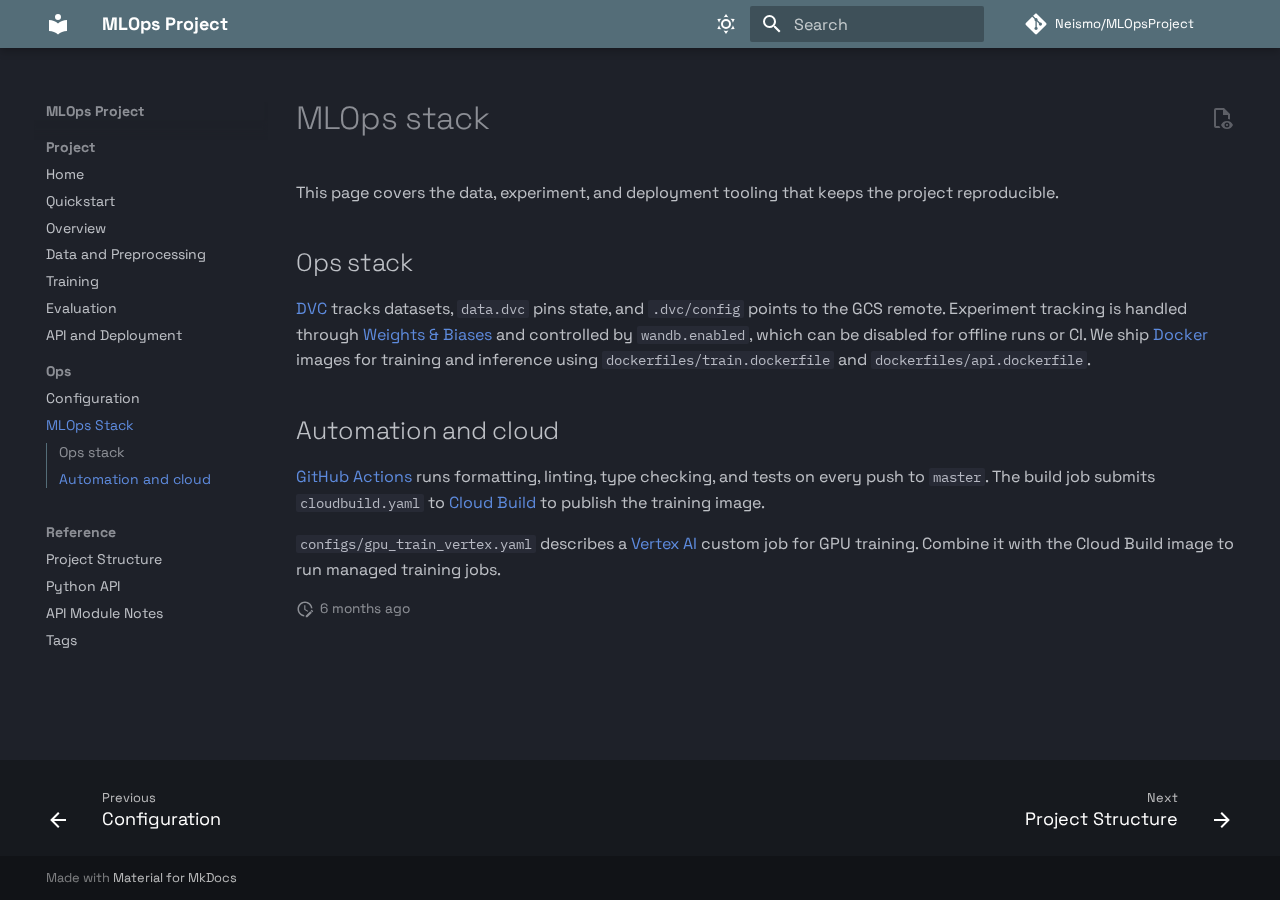
<file: ops/index.html>
<!doctype html><html lang=en class=no-js> <head><meta charset=utf-8><meta name=viewport content="width=device-width,initial-scale=1"><meta name=description content="Contrastive embeddings for arXiv papers with an end to end MLOps pipeline."><meta name=author content=DeepBois><link href=../configuration/ rel=prev><link href=../project-structure/ rel=next><link rel=icon href=../assets/images/favicon.png><meta name=generator content="mkdocs-1.6.1, mkdocs-material-9.7.1"><title>MLOps Stack - MLOps Project</title><link rel=stylesheet href=../assets/stylesheets/main.484c7ddc.min.css><link rel=stylesheet href=../assets/stylesheets/palette.ab4e12ef.min.css><link rel=preconnect href=https://fonts.gstatic.com crossorigin><link rel=stylesheet href="https://fonts.googleapis.com/css?family=Space+Grotesk:300,300i,400,400i,700,700i%7CIBM+Plex+Mono:400,400i,700,700i&display=fallback"><style>:root{--md-text-font:"Space Grotesk";--md-code-font:"IBM Plex Mono"}</style><link rel=stylesheet href=../assets/_mkdocstrings.css><link rel=stylesheet href=../css/timeago.css><link rel=stylesheet href=../stylesheets/extra.css><script>__md_scope=new URL("..",location),__md_hash=e=>[...e].reduce(((e,_)=>(e<<5)-e+_.charCodeAt(0)),0),__md_get=(e,_=localStorage,t=__md_scope)=>JSON.parse(_.getItem(t.pathname+"."+e)),__md_set=(e,_,t=localStorage,a=__md_scope)=>{try{t.setItem(a.pathname+"."+e,JSON.stringify(_))}catch(e){}}</script></head> <body dir=ltr data-md-color-scheme=slate data-md-color-primary=blue-grey data-md-color-accent=lime> <input class=md-toggle data-md-toggle=drawer type=checkbox id=__drawer autocomplete=off> <input class=md-toggle data-md-toggle=search type=checkbox id=__search autocomplete=off> <label class=md-overlay for=__drawer></label> <div data-md-component=skip> <a href=#ops-stack class=md-skip> Skip to content </a> </div> <div data-md-component=announce> </div> <header class="md-header md-header--shadow" data-md-component=header> <nav class="md-header__inner md-grid" aria-label=Header> <a href=.. title="MLOps Project" class="md-header__button md-logo" aria-label="MLOps Project" data-md-component=logo> <svg xmlns=http://www.w3.org/2000/svg viewbox="0 0 24 24"><path d="M12 8a3 3 0 0 0 3-3 3 3 0 0 0-3-3 3 3 0 0 0-3 3 3 3 0 0 0 3 3m0 3.54C9.64 9.35 6.5 8 3 8v11c3.5 0 6.64 1.35 9 3.54 2.36-2.19 5.5-3.54 9-3.54V8c-3.5 0-6.64 1.35-9 3.54"/></svg> </a> <label class="md-header__button md-icon" for=__drawer> <svg xmlns=http://www.w3.org/2000/svg viewbox="0 0 24 24"><path d="M3 6h18v2H3zm0 5h18v2H3zm0 5h18v2H3z"/></svg> </label> <div class=md-header__title data-md-component=header-title> <div class=md-header__ellipsis> <div class=md-header__topic> <span class=md-ellipsis> MLOps Project </span> </div> <div class=md-header__topic data-md-component=header-topic> <span class=md-ellipsis> MLOps Stack </span> </div> </div> </div> <form class=md-header__option data-md-component=palette> <input class=md-option data-md-color-media data-md-color-scheme=slate data-md-color-primary=blue-grey data-md-color-accent=lime aria-label="Switch to light mode" type=radio name=__palette id=__palette_0> <label class="md-header__button md-icon" title="Switch to light mode" for=__palette_1 hidden> <svg xmlns=http://www.w3.org/2000/svg viewbox="0 0 24 24"><path d="M12 7a5 5 0 0 1 5 5 5 5 0 0 1-5 5 5 5 0 0 1-5-5 5 5 0 0 1 5-5m0 2a3 3 0 0 0-3 3 3 3 0 0 0 3 3 3 3 0 0 0 3-3 3 3 0 0 0-3-3m0-7 2.39 3.42C13.65 5.15 12.84 5 12 5s-1.65.15-2.39.42zM3.34 7l4.16-.35A7.2 7.2 0 0 0 5.94 8.5c-.44.74-.69 1.5-.83 2.29zm.02 10 1.76-3.77a7.131 7.131 0 0 0 2.38 4.14zM20.65 7l-1.77 3.79a7.02 7.02 0 0 0-2.38-4.15zm-.01 10-4.14.36c.59-.51 1.12-1.14 1.54-1.86.42-.73.69-1.5.83-2.29zM12 22l-2.41-3.44c.74.27 1.55.44 2.41.44.82 0 1.63-.17 2.37-.44z"/></svg> </label> <input class=md-option data-md-color-media data-md-color-scheme=default data-md-color-primary=blue-grey data-md-color-accent=lime aria-label="Switch to dark mode" type=radio name=__palette id=__palette_1> <label class="md-header__button md-icon" title="Switch to dark mode" for=__palette_0 hidden> <svg xmlns=http://www.w3.org/2000/svg viewbox="0 0 24 24"><path d="m17.75 4.09-2.53 1.94.91 3.06-2.63-1.81-2.63 1.81.91-3.06-2.53-1.94L12.44 4l1.06-3 1.06 3zm3.5 6.91-1.64 1.25.59 1.98-1.7-1.17-1.7 1.17.59-1.98L15.75 11l2.06-.05L18.5 9l.69 1.95zm-2.28 4.95c.83-.08 1.72 1.1 1.19 1.85-.32.45-.66.87-1.08 1.27C15.17 23 8.84 23 4.94 19.07c-3.91-3.9-3.91-10.24 0-14.14.4-.4.82-.76 1.27-1.08.75-.53 1.93.36 1.85 1.19-.27 2.86.69 5.83 2.89 8.02a9.96 9.96 0 0 0 8.02 2.89m-1.64 2.02a12.08 12.08 0 0 1-7.8-3.47c-2.17-2.19-3.33-5-3.49-7.82-2.81 3.14-2.7 7.96.31 10.98 3.02 3.01 7.84 3.12 10.98.31"/></svg> </label> </form> <script>var palette=__md_get("__palette");if(palette&&palette.color){if("(prefers-color-scheme)"===palette.color.media){var media=matchMedia("(prefers-color-scheme: light)"),input=document.querySelector(media.matches?"[data-md-color-media='(prefers-color-scheme: light)']":"[data-md-color-media='(prefers-color-scheme: dark)']");palette.color.media=input.getAttribute("data-md-color-media"),palette.color.scheme=input.getAttribute("data-md-color-scheme"),palette.color.primary=input.getAttribute("data-md-color-primary"),palette.color.accent=input.getAttribute("data-md-color-accent")}for(var[key,value]of Object.entries(palette.color))document.body.setAttribute("data-md-color-"+key,value)}</script> <label class="md-header__button md-icon" for=__search> <svg xmlns=http://www.w3.org/2000/svg viewbox="0 0 24 24"><path d="M9.5 3A6.5 6.5 0 0 1 16 9.5c0 1.61-.59 3.09-1.56 4.23l.27.27h.79l5 5-1.5 1.5-5-5v-.79l-.27-.27A6.52 6.52 0 0 1 9.5 16 6.5 6.5 0 0 1 3 9.5 6.5 6.5 0 0 1 9.5 3m0 2C7 5 5 7 5 9.5S7 14 9.5 14 14 12 14 9.5 12 5 9.5 5"/></svg> </label> <div class=md-search data-md-component=search role=dialog> <label class=md-search__overlay for=__search></label> <div class=md-search__inner role=search> <form class=md-search__form name=search> <input type=text class=md-search__input name=query aria-label=Search placeholder=Search autocapitalize=off autocorrect=off autocomplete=off spellcheck=false data-md-component=search-query required> <label class="md-search__icon md-icon" for=__search> <svg xmlns=http://www.w3.org/2000/svg viewbox="0 0 24 24"><path d="M9.5 3A6.5 6.5 0 0 1 16 9.5c0 1.61-.59 3.09-1.56 4.23l.27.27h.79l5 5-1.5 1.5-5-5v-.79l-.27-.27A6.52 6.52 0 0 1 9.5 16 6.5 6.5 0 0 1 3 9.5 6.5 6.5 0 0 1 9.5 3m0 2C7 5 5 7 5 9.5S7 14 9.5 14 14 12 14 9.5 12 5 9.5 5"/></svg> <svg xmlns=http://www.w3.org/2000/svg viewbox="0 0 24 24"><path d="M20 11v2H8l5.5 5.5-1.42 1.42L4.16 12l7.92-7.92L13.5 5.5 8 11z"/></svg> </label> <nav class=md-search__options aria-label=Search> <button type=reset class="md-search__icon md-icon" title=Clear aria-label=Clear tabindex=-1> <svg xmlns=http://www.w3.org/2000/svg viewbox="0 0 24 24"><path d="M19 6.41 17.59 5 12 10.59 6.41 5 5 6.41 10.59 12 5 17.59 6.41 19 12 13.41 17.59 19 19 17.59 13.41 12z"/></svg> </button> </nav> <div class=md-search__suggest data-md-component=search-suggest></div> </form> <div class=md-search__output> <div class=md-search__scrollwrap tabindex=0 data-md-scrollfix> <div class=md-search-result data-md-component=search-result> <div class=md-search-result__meta> Initializing search </div> <ol class=md-search-result__list role=presentation></ol> </div> </div> </div> </div> </div> <div class=md-header__source> <a href=https://github.com/Neismo/MLOpsProject title="Go to repository" class=md-source data-md-component=source> <div class="md-source__icon md-icon"> <svg xmlns=http://www.w3.org/2000/svg viewbox="0 0 448 512"><!-- Font Awesome Free 7.1.0 by @fontawesome - https://fontawesome.com License - https://fontawesome.com/license/free (Icons: CC BY 4.0, Fonts: SIL OFL 1.1, Code: MIT License) Copyright 2025 Fonticons, Inc.--><path d="M439.6 236.1 244 40.5c-5.4-5.5-12.8-8.5-20.4-8.5s-15 3-20.4 8.4L162.5 81l51.5 51.5c27.1-9.1 52.7 16.8 43.4 43.7l49.7 49.7c34.2-11.8 61.2 31 35.5 56.7-26.5 26.5-70.2-2.9-56-37.3L240.3 199v121.9c25.3 12.5 22.3 41.8 9.1 55-6.4 6.4-15.2 10.1-24.3 10.1s-17.8-3.6-24.3-10.1c-17.6-17.6-11.1-46.9 11.2-56v-123c-20.8-8.5-24.6-30.7-18.6-45L142.6 101 8.5 235.1C3 240.6 0 247.9 0 255.5s3 15 8.5 20.4l195.6 195.7c5.4 5.4 12.7 8.4 20.4 8.4s15-3 20.4-8.4l194.7-194.7c5.4-5.4 8.4-12.8 8.4-20.4s-3-15-8.4-20.4"/></svg> </div> <div class=md-source__repository> Neismo/MLOpsProject </div> </a> </div> </nav> </header> <div class=md-container data-md-component=container> <main class=md-main data-md-component=main> <div class="md-main__inner md-grid"> <div class="md-sidebar md-sidebar--primary" data-md-component=sidebar data-md-type=navigation> <div class=md-sidebar__scrollwrap> <div class=md-sidebar__inner> <nav class="md-nav md-nav--primary md-nav--integrated" aria-label=Navigation data-md-level=0> <label class=md-nav__title for=__drawer> <a href=.. title="MLOps Project" class="md-nav__button md-logo" aria-label="MLOps Project" data-md-component=logo> <svg xmlns=http://www.w3.org/2000/svg viewbox="0 0 24 24"><path d="M12 8a3 3 0 0 0 3-3 3 3 0 0 0-3-3 3 3 0 0 0-3 3 3 3 0 0 0 3 3m0 3.54C9.64 9.35 6.5 8 3 8v11c3.5 0 6.64 1.35 9 3.54 2.36-2.19 5.5-3.54 9-3.54V8c-3.5 0-6.64 1.35-9 3.54"/></svg> </a> MLOps Project </label> <div class=md-nav__source> <a href=https://github.com/Neismo/MLOpsProject title="Go to repository" class=md-source data-md-component=source> <div class="md-source__icon md-icon"> <svg xmlns=http://www.w3.org/2000/svg viewbox="0 0 448 512"><!-- Font Awesome Free 7.1.0 by @fontawesome - https://fontawesome.com License - https://fontawesome.com/license/free (Icons: CC BY 4.0, Fonts: SIL OFL 1.1, Code: MIT License) Copyright 2025 Fonticons, Inc.--><path d="M439.6 236.1 244 40.5c-5.4-5.5-12.8-8.5-20.4-8.5s-15 3-20.4 8.4L162.5 81l51.5 51.5c27.1-9.1 52.7 16.8 43.4 43.7l49.7 49.7c34.2-11.8 61.2 31 35.5 56.7-26.5 26.5-70.2-2.9-56-37.3L240.3 199v121.9c25.3 12.5 22.3 41.8 9.1 55-6.4 6.4-15.2 10.1-24.3 10.1s-17.8-3.6-24.3-10.1c-17.6-17.6-11.1-46.9 11.2-56v-123c-20.8-8.5-24.6-30.7-18.6-45L142.6 101 8.5 235.1C3 240.6 0 247.9 0 255.5s3 15 8.5 20.4l195.6 195.7c5.4 5.4 12.7 8.4 20.4 8.4s15-3 20.4-8.4l194.7-194.7c5.4-5.4 8.4-12.8 8.4-20.4s-3-15-8.4-20.4"/></svg> </div> <div class=md-source__repository> Neismo/MLOpsProject </div> </a> </div> <ul class=md-nav__list data-md-scrollfix> <li class="md-nav__item md-nav__item--section md-nav__item--nested"> <input class="md-nav__toggle md-toggle " type=checkbox id=__nav_1> <label class=md-nav__link for=__nav_1 id=__nav_1_label tabindex> <span class=md-ellipsis> Project </span> <span class="md-nav__icon md-icon"></span> </label> <nav class=md-nav data-md-level=1 aria-labelledby=__nav_1_label aria-expanded=false> <label class=md-nav__title for=__nav_1> <span class="md-nav__icon md-icon"></span> Project </label> <ul class=md-nav__list data-md-scrollfix> <li class=md-nav__item> <a href=.. class=md-nav__link> <span class=md-ellipsis> Home </span> </a> </li> <li class=md-nav__item> <a href=../quickstart/ class=md-nav__link> <span class=md-ellipsis> Quickstart </span> </a> </li> <li class=md-nav__item> <a href=../overview/ class=md-nav__link> <span class=md-ellipsis> Overview </span> </a> </li> <li class=md-nav__item> <a href=../data/ class=md-nav__link> <span class=md-ellipsis> Data and Preprocessing </span> </a> </li> <li class=md-nav__item> <a href=../training/ class=md-nav__link> <span class=md-ellipsis> Training </span> </a> </li> <li class=md-nav__item> <a href=../evaluation/ class=md-nav__link> <span class=md-ellipsis> Evaluation </span> </a> </li> <li class=md-nav__item> <a href=../api/ class=md-nav__link> <span class=md-ellipsis> API and Deployment </span> </a> </li> </ul> </nav> </li> <li class="md-nav__item md-nav__item--active md-nav__item--section md-nav__item--nested"> <input class="md-nav__toggle md-toggle " type=checkbox id=__nav_2 checked> <label class=md-nav__link for=__nav_2 id=__nav_2_label tabindex> <span class=md-ellipsis> Ops </span> <span class="md-nav__icon md-icon"></span> </label> <nav class=md-nav data-md-level=1 aria-labelledby=__nav_2_label aria-expanded=true> <label class=md-nav__title for=__nav_2> <span class="md-nav__icon md-icon"></span> Ops </label> <ul class=md-nav__list data-md-scrollfix> <li class=md-nav__item> <a href=../configuration/ class=md-nav__link> <span class=md-ellipsis> Configuration </span> </a> </li> <li class="md-nav__item md-nav__item--active"> <input class="md-nav__toggle md-toggle" type=checkbox id=__toc> <label class="md-nav__link md-nav__link--active" for=__toc> <span class=md-ellipsis> MLOps Stack </span> <span class="md-nav__icon md-icon"></span> </label> <a href=./ class="md-nav__link md-nav__link--active"> <span class=md-ellipsis> MLOps Stack </span> </a> <nav class="md-nav md-nav--secondary" aria-label="Table of contents"> <label class=md-nav__title for=__toc> <span class="md-nav__icon md-icon"></span> Table of contents </label> <ul class=md-nav__list data-md-component=toc data-md-scrollfix> <li class=md-nav__item> <a href=#ops-stack class=md-nav__link> <span class=md-ellipsis> Ops stack </span> </a> </li> <li class=md-nav__item> <a href=#automation-and-cloud class=md-nav__link> <span class=md-ellipsis> Automation and cloud </span> </a> </li> </ul> </nav> </li> </ul> </nav> </li> <li class="md-nav__item md-nav__item--section md-nav__item--nested"> <input class="md-nav__toggle md-toggle " type=checkbox id=__nav_3> <label class=md-nav__link for=__nav_3 id=__nav_3_label tabindex> <span class=md-ellipsis> Reference </span> <span class="md-nav__icon md-icon"></span> </label> <nav class=md-nav data-md-level=1 aria-labelledby=__nav_3_label aria-expanded=false> <label class=md-nav__title for=__nav_3> <span class="md-nav__icon md-icon"></span> Reference </label> <ul class=md-nav__list data-md-scrollfix> <li class=md-nav__item> <a href=../project-structure/ class=md-nav__link> <span class=md-ellipsis> Project Structure </span> </a> </li> <li class=md-nav__item> <a href=../reference/ class=md-nav__link> <span class=md-ellipsis> Python API </span> </a> </li> <li class=md-nav__item> <a href=../reference/api/ class=md-nav__link> <span class=md-ellipsis> API Module Notes </span> </a> </li> <li class=md-nav__item> <a href=../tags/ class=md-nav__link> <span class=md-ellipsis> Tags </span> </a> </li> </ul> </nav> </li> </ul> </nav> </div> </div> </div> <div class=md-content data-md-component=content> <article class="md-content__inner md-typeset"> <a href=https://github.com/Neismo/MLOpsProject/raw/master/docs/source/ops.md title="View source of this page" class="md-content__button md-icon"> <svg xmlns=http://www.w3.org/2000/svg viewbox="0 0 24 24"><path d="M17 18c.56 0 1 .44 1 1s-.44 1-1 1-1-.44-1-1 .44-1 1-1m0-3c-2.73 0-5.06 1.66-6 4 .94 2.34 3.27 4 6 4s5.06-1.66 6-4c-.94-2.34-3.27-4-6-4m0 6.5a2.5 2.5 0 0 1-2.5-2.5 2.5 2.5 0 0 1 2.5-2.5 2.5 2.5 0 0 1 2.5 2.5 2.5 2.5 0 0 1-2.5 2.5M9.27 20H6V4h7v5h5v4.07c.7.08 1.36.25 2 .49V8l-6-6H6a2 2 0 0 0-2 2v16a2 2 0 0 0 2 2h4.5a8.2 8.2 0 0 1-1.23-2"/></svg> </a> <h1 id=mlops-stack>MLOps stack<a class=headerlink href=#mlops-stack title="Permanent link">&para;</a></h1> <p>This page covers the data, experiment, and deployment tooling that keeps the project reproducible.</p> <h2 id=ops-stack>Ops stack<a class=headerlink href=#ops-stack title="Permanent link">&para;</a></h2> <p><a href=https://dvc.org/doc>DVC</a> tracks datasets, <code>data.dvc</code> pins state, and <code>.dvc/config</code> points to the GCS remote. Experiment tracking is handled through <a href=https://docs.wandb.ai/ >Weights &amp; Biases</a> and controlled by <code>wandb.enabled</code>, which can be disabled for offline runs or CI. We ship <a href=https://docs.docker.com/ >Docker</a> images for training and inference using <code>dockerfiles/train.dockerfile</code> and <code>dockerfiles/api.dockerfile</code>.</p> <h2 id=automation-and-cloud>Automation and cloud<a class=headerlink href=#automation-and-cloud title="Permanent link">&para;</a></h2> <p><a href=https://docs.github.com/actions>GitHub Actions</a> runs formatting, linting, type checking, and tests on every push to <code>master</code>. The build job submits <code>cloudbuild.yaml</code> to <a href=https://cloud.google.com/build/docs>Cloud Build</a> to publish the training image.</p> <p><code>configs/gpu_train_vertex.yaml</code> describes a <a href=https://cloud.google.com/vertex-ai/docs>Vertex AI</a> custom job for GPU training. Combine it with the Cloud Build image to run managed training jobs.</p> <aside class=md-source-file> <span class=md-source-file__fact> <span class=md-icon title="Last update"> <svg xmlns=http://www.w3.org/2000/svg viewbox="0 0 24 24"><path d="M21 13.1c-.1 0-.3.1-.4.2l-1 1 2.1 2.1 1-1c.2-.2.2-.6 0-.8l-1.3-1.3c-.1-.1-.2-.2-.4-.2m-1.9 1.8-6.1 6V23h2.1l6.1-6.1zM12.5 7v5.2l4 2.4-1 1L11 13V7zM11 21.9c-5.1-.5-9-4.8-9-9.9C2 6.5 6.5 2 12 2c5.3 0 9.6 4.1 10 9.3-.3-.1-.6-.2-1-.2s-.7.1-1 .2C19.6 7.2 16.2 4 12 4c-4.4 0-8 3.6-8 8 0 4.1 3.1 7.5 7.1 7.9l-.1.2z"/></svg> </span> <span class="git-revision-date-localized-plugin git-revision-date-localized-plugin-timeago" title="January 22, 2026 18:51:58 UTC"><span class=timeago datetime=2026-01-22T18:51:58+00:00 locale=en></span></span><span class="git-revision-date-localized-plugin git-revision-date-localized-plugin-iso_date" title="January 22, 2026 18:51:58 UTC">2026-01-22</span> </span> </aside> </article> </div> <script>var tabs=__md_get("__tabs");if(Array.isArray(tabs))e:for(var set of document.querySelectorAll(".tabbed-set")){var labels=set.querySelector(".tabbed-labels");for(var tab of tabs)for(var label of labels.getElementsByTagName("label"))if(label.innerText.trim()===tab){var input=document.getElementById(label.htmlFor);input.checked=!0;continue e}}</script> <script>var target=document.getElementById(location.hash.slice(1));target&&target.name&&(target.checked=target.name.startsWith("__tabbed_"))</script> </div> <button type=button class="md-top md-icon" data-md-component=top hidden> <svg xmlns=http://www.w3.org/2000/svg viewbox="0 0 24 24"><path d="M13 20h-2V8l-5.5 5.5-1.42-1.42L12 4.16l7.92 7.92-1.42 1.42L13 8z"/></svg> Back to top </button> </main> <footer class=md-footer> <nav class="md-footer__inner md-grid" aria-label=Footer> <a href=../configuration/ class="md-footer__link md-footer__link--prev" aria-label="Previous: Configuration"> <div class="md-footer__button md-icon"> <svg xmlns=http://www.w3.org/2000/svg viewbox="0 0 24 24"><path d="M20 11v2H8l5.5 5.5-1.42 1.42L4.16 12l7.92-7.92L13.5 5.5 8 11z"/></svg> </div> <div class=md-footer__title> <span class=md-footer__direction> Previous </span> <div class=md-ellipsis> Configuration </div> </div> </a> <a href=../project-structure/ class="md-footer__link md-footer__link--next" aria-label="Next: Project Structure"> <div class=md-footer__title> <span class=md-footer__direction> Next </span> <div class=md-ellipsis> Project Structure </div> </div> <div class="md-footer__button md-icon"> <svg xmlns=http://www.w3.org/2000/svg viewbox="0 0 24 24"><path d="M4 11v2h12l-5.5 5.5 1.42 1.42L19.84 12l-7.92-7.92L10.5 5.5 16 11z"/></svg> </div> </a> </nav> <div class="md-footer-meta md-typeset"> <div class="md-footer-meta__inner md-grid"> <div class=md-copyright> Made with <a href=https://squidfunk.github.io/mkdocs-material/ target=_blank rel=noopener> Material for MkDocs </a> </div> </div> </div> </footer> </div> <div class=md-dialog data-md-component=dialog> <div class="md-dialog__inner md-typeset"></div> </div> <div class=md-progress data-md-component=progress role=progressbar></div> <script id=__config type=application/json>{"annotate": null, "base": "..", "features": ["navigation.instant", "navigation.instant.progress", "navigation.sections", "navigation.footer", "navigation.top", "navigation.tracking", "toc.integrate", "content.action.view", "search.suggest", "content.code.copy", "content.code.annotate", "content.tabs.link"], "search": "../assets/javascripts/workers/search.2c215733.min.js", "tags": null, "translations": {"clipboard.copied": "Copied to clipboard", "clipboard.copy": "Copy to clipboard", "search.result.more.one": "1 more on this page", "search.result.more.other": "# more on this page", "search.result.none": "No matching documents", "search.result.one": "1 matching document", "search.result.other": "# matching documents", "search.result.placeholder": "Type to start searching", "search.result.term.missing": "Missing", "select.version": "Select version"}, "version": null}</script> <script src=../assets/javascripts/bundle.79ae519e.min.js></script> <script src=../js/timeago.min.js></script> <script src=../js/timeago_mkdocs_material.js></script> </body> </html>
</file>
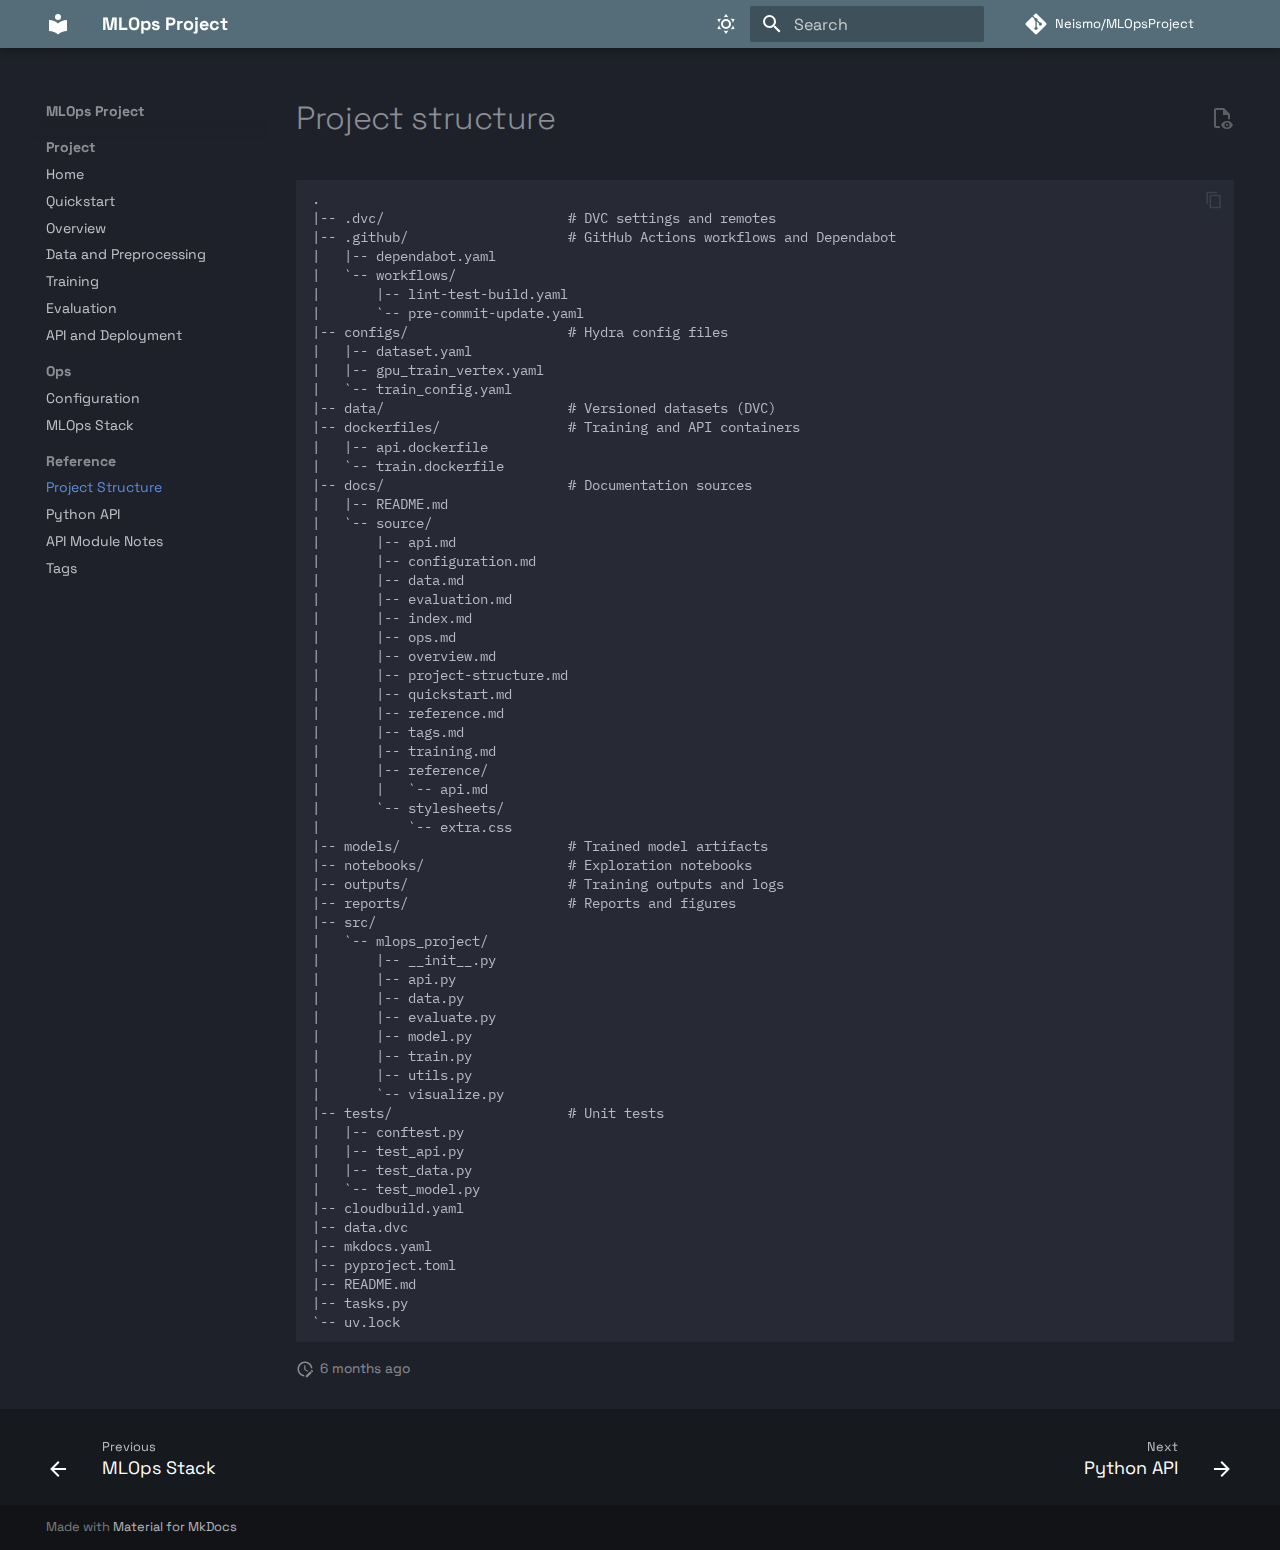
<file: project-structure/index.html>
<!doctype html><html lang=en class=no-js> <head><meta charset=utf-8><meta name=viewport content="width=device-width,initial-scale=1"><meta name=description content="Contrastive embeddings for arXiv papers with an end to end MLOps pipeline."><meta name=author content=DeepBois><link href=../ops/ rel=prev><link href=../reference/ rel=next><link rel=icon href=../assets/images/favicon.png><meta name=generator content="mkdocs-1.6.1, mkdocs-material-9.7.1"><title>Project Structure - MLOps Project</title><link rel=stylesheet href=../assets/stylesheets/main.484c7ddc.min.css><link rel=stylesheet href=../assets/stylesheets/palette.ab4e12ef.min.css><link rel=preconnect href=https://fonts.gstatic.com crossorigin><link rel=stylesheet href="https://fonts.googleapis.com/css?family=Space+Grotesk:300,300i,400,400i,700,700i%7CIBM+Plex+Mono:400,400i,700,700i&display=fallback"><style>:root{--md-text-font:"Space Grotesk";--md-code-font:"IBM Plex Mono"}</style><link rel=stylesheet href=../assets/_mkdocstrings.css><link rel=stylesheet href=../css/timeago.css><link rel=stylesheet href=../stylesheets/extra.css><script>__md_scope=new URL("..",location),__md_hash=e=>[...e].reduce(((e,_)=>(e<<5)-e+_.charCodeAt(0)),0),__md_get=(e,_=localStorage,t=__md_scope)=>JSON.parse(_.getItem(t.pathname+"."+e)),__md_set=(e,_,t=localStorage,a=__md_scope)=>{try{t.setItem(a.pathname+"."+e,JSON.stringify(_))}catch(e){}}</script></head> <body dir=ltr data-md-color-scheme=slate data-md-color-primary=blue-grey data-md-color-accent=lime> <input class=md-toggle data-md-toggle=drawer type=checkbox id=__drawer autocomplete=off> <input class=md-toggle data-md-toggle=search type=checkbox id=__search autocomplete=off> <label class=md-overlay for=__drawer></label> <div data-md-component=skip> </div> <div data-md-component=announce> </div> <header class="md-header md-header--shadow" data-md-component=header> <nav class="md-header__inner md-grid" aria-label=Header> <a href=.. title="MLOps Project" class="md-header__button md-logo" aria-label="MLOps Project" data-md-component=logo> <svg xmlns=http://www.w3.org/2000/svg viewbox="0 0 24 24"><path d="M12 8a3 3 0 0 0 3-3 3 3 0 0 0-3-3 3 3 0 0 0-3 3 3 3 0 0 0 3 3m0 3.54C9.64 9.35 6.5 8 3 8v11c3.5 0 6.64 1.35 9 3.54 2.36-2.19 5.5-3.54 9-3.54V8c-3.5 0-6.64 1.35-9 3.54"/></svg> </a> <label class="md-header__button md-icon" for=__drawer> <svg xmlns=http://www.w3.org/2000/svg viewbox="0 0 24 24"><path d="M3 6h18v2H3zm0 5h18v2H3zm0 5h18v2H3z"/></svg> </label> <div class=md-header__title data-md-component=header-title> <div class=md-header__ellipsis> <div class=md-header__topic> <span class=md-ellipsis> MLOps Project </span> </div> <div class=md-header__topic data-md-component=header-topic> <span class=md-ellipsis> Project Structure </span> </div> </div> </div> <form class=md-header__option data-md-component=palette> <input class=md-option data-md-color-media data-md-color-scheme=slate data-md-color-primary=blue-grey data-md-color-accent=lime aria-label="Switch to light mode" type=radio name=__palette id=__palette_0> <label class="md-header__button md-icon" title="Switch to light mode" for=__palette_1 hidden> <svg xmlns=http://www.w3.org/2000/svg viewbox="0 0 24 24"><path d="M12 7a5 5 0 0 1 5 5 5 5 0 0 1-5 5 5 5 0 0 1-5-5 5 5 0 0 1 5-5m0 2a3 3 0 0 0-3 3 3 3 0 0 0 3 3 3 3 0 0 0 3-3 3 3 0 0 0-3-3m0-7 2.39 3.42C13.65 5.15 12.84 5 12 5s-1.65.15-2.39.42zM3.34 7l4.16-.35A7.2 7.2 0 0 0 5.94 8.5c-.44.74-.69 1.5-.83 2.29zm.02 10 1.76-3.77a7.131 7.131 0 0 0 2.38 4.14zM20.65 7l-1.77 3.79a7.02 7.02 0 0 0-2.38-4.15zm-.01 10-4.14.36c.59-.51 1.12-1.14 1.54-1.86.42-.73.69-1.5.83-2.29zM12 22l-2.41-3.44c.74.27 1.55.44 2.41.44.82 0 1.63-.17 2.37-.44z"/></svg> </label> <input class=md-option data-md-color-media data-md-color-scheme=default data-md-color-primary=blue-grey data-md-color-accent=lime aria-label="Switch to dark mode" type=radio name=__palette id=__palette_1> <label class="md-header__button md-icon" title="Switch to dark mode" for=__palette_0 hidden> <svg xmlns=http://www.w3.org/2000/svg viewbox="0 0 24 24"><path d="m17.75 4.09-2.53 1.94.91 3.06-2.63-1.81-2.63 1.81.91-3.06-2.53-1.94L12.44 4l1.06-3 1.06 3zm3.5 6.91-1.64 1.25.59 1.98-1.7-1.17-1.7 1.17.59-1.98L15.75 11l2.06-.05L18.5 9l.69 1.95zm-2.28 4.95c.83-.08 1.72 1.1 1.19 1.85-.32.45-.66.87-1.08 1.27C15.17 23 8.84 23 4.94 19.07c-3.91-3.9-3.91-10.24 0-14.14.4-.4.82-.76 1.27-1.08.75-.53 1.93.36 1.85 1.19-.27 2.86.69 5.83 2.89 8.02a9.96 9.96 0 0 0 8.02 2.89m-1.64 2.02a12.08 12.08 0 0 1-7.8-3.47c-2.17-2.19-3.33-5-3.49-7.82-2.81 3.14-2.7 7.96.31 10.98 3.02 3.01 7.84 3.12 10.98.31"/></svg> </label> </form> <script>var palette=__md_get("__palette");if(palette&&palette.color){if("(prefers-color-scheme)"===palette.color.media){var media=matchMedia("(prefers-color-scheme: light)"),input=document.querySelector(media.matches?"[data-md-color-media='(prefers-color-scheme: light)']":"[data-md-color-media='(prefers-color-scheme: dark)']");palette.color.media=input.getAttribute("data-md-color-media"),palette.color.scheme=input.getAttribute("data-md-color-scheme"),palette.color.primary=input.getAttribute("data-md-color-primary"),palette.color.accent=input.getAttribute("data-md-color-accent")}for(var[key,value]of Object.entries(palette.color))document.body.setAttribute("data-md-color-"+key,value)}</script> <label class="md-header__button md-icon" for=__search> <svg xmlns=http://www.w3.org/2000/svg viewbox="0 0 24 24"><path d="M9.5 3A6.5 6.5 0 0 1 16 9.5c0 1.61-.59 3.09-1.56 4.23l.27.27h.79l5 5-1.5 1.5-5-5v-.79l-.27-.27A6.52 6.52 0 0 1 9.5 16 6.5 6.5 0 0 1 3 9.5 6.5 6.5 0 0 1 9.5 3m0 2C7 5 5 7 5 9.5S7 14 9.5 14 14 12 14 9.5 12 5 9.5 5"/></svg> </label> <div class=md-search data-md-component=search role=dialog> <label class=md-search__overlay for=__search></label> <div class=md-search__inner role=search> <form class=md-search__form name=search> <input type=text class=md-search__input name=query aria-label=Search placeholder=Search autocapitalize=off autocorrect=off autocomplete=off spellcheck=false data-md-component=search-query required> <label class="md-search__icon md-icon" for=__search> <svg xmlns=http://www.w3.org/2000/svg viewbox="0 0 24 24"><path d="M9.5 3A6.5 6.5 0 0 1 16 9.5c0 1.61-.59 3.09-1.56 4.23l.27.27h.79l5 5-1.5 1.5-5-5v-.79l-.27-.27A6.52 6.52 0 0 1 9.5 16 6.5 6.5 0 0 1 3 9.5 6.5 6.5 0 0 1 9.5 3m0 2C7 5 5 7 5 9.5S7 14 9.5 14 14 12 14 9.5 12 5 9.5 5"/></svg> <svg xmlns=http://www.w3.org/2000/svg viewbox="0 0 24 24"><path d="M20 11v2H8l5.5 5.5-1.42 1.42L4.16 12l7.92-7.92L13.5 5.5 8 11z"/></svg> </label> <nav class=md-search__options aria-label=Search> <button type=reset class="md-search__icon md-icon" title=Clear aria-label=Clear tabindex=-1> <svg xmlns=http://www.w3.org/2000/svg viewbox="0 0 24 24"><path d="M19 6.41 17.59 5 12 10.59 6.41 5 5 6.41 10.59 12 5 17.59 6.41 19 12 13.41 17.59 19 19 17.59 13.41 12z"/></svg> </button> </nav> <div class=md-search__suggest data-md-component=search-suggest></div> </form> <div class=md-search__output> <div class=md-search__scrollwrap tabindex=0 data-md-scrollfix> <div class=md-search-result data-md-component=search-result> <div class=md-search-result__meta> Initializing search </div> <ol class=md-search-result__list role=presentation></ol> </div> </div> </div> </div> </div> <div class=md-header__source> <a href=https://github.com/Neismo/MLOpsProject title="Go to repository" class=md-source data-md-component=source> <div class="md-source__icon md-icon"> <svg xmlns=http://www.w3.org/2000/svg viewbox="0 0 448 512"><!-- Font Awesome Free 7.1.0 by @fontawesome - https://fontawesome.com License - https://fontawesome.com/license/free (Icons: CC BY 4.0, Fonts: SIL OFL 1.1, Code: MIT License) Copyright 2025 Fonticons, Inc.--><path d="M439.6 236.1 244 40.5c-5.4-5.5-12.8-8.5-20.4-8.5s-15 3-20.4 8.4L162.5 81l51.5 51.5c27.1-9.1 52.7 16.8 43.4 43.7l49.7 49.7c34.2-11.8 61.2 31 35.5 56.7-26.5 26.5-70.2-2.9-56-37.3L240.3 199v121.9c25.3 12.5 22.3 41.8 9.1 55-6.4 6.4-15.2 10.1-24.3 10.1s-17.8-3.6-24.3-10.1c-17.6-17.6-11.1-46.9 11.2-56v-123c-20.8-8.5-24.6-30.7-18.6-45L142.6 101 8.5 235.1C3 240.6 0 247.9 0 255.5s3 15 8.5 20.4l195.6 195.7c5.4 5.4 12.7 8.4 20.4 8.4s15-3 20.4-8.4l194.7-194.7c5.4-5.4 8.4-12.8 8.4-20.4s-3-15-8.4-20.4"/></svg> </div> <div class=md-source__repository> Neismo/MLOpsProject </div> </a> </div> </nav> </header> <div class=md-container data-md-component=container> <main class=md-main data-md-component=main> <div class="md-main__inner md-grid"> <div class="md-sidebar md-sidebar--primary" data-md-component=sidebar data-md-type=navigation> <div class=md-sidebar__scrollwrap> <div class=md-sidebar__inner> <nav class="md-nav md-nav--primary md-nav--integrated" aria-label=Navigation data-md-level=0> <label class=md-nav__title for=__drawer> <a href=.. title="MLOps Project" class="md-nav__button md-logo" aria-label="MLOps Project" data-md-component=logo> <svg xmlns=http://www.w3.org/2000/svg viewbox="0 0 24 24"><path d="M12 8a3 3 0 0 0 3-3 3 3 0 0 0-3-3 3 3 0 0 0-3 3 3 3 0 0 0 3 3m0 3.54C9.64 9.35 6.5 8 3 8v11c3.5 0 6.64 1.35 9 3.54 2.36-2.19 5.5-3.54 9-3.54V8c-3.5 0-6.64 1.35-9 3.54"/></svg> </a> MLOps Project </label> <div class=md-nav__source> <a href=https://github.com/Neismo/MLOpsProject title="Go to repository" class=md-source data-md-component=source> <div class="md-source__icon md-icon"> <svg xmlns=http://www.w3.org/2000/svg viewbox="0 0 448 512"><!-- Font Awesome Free 7.1.0 by @fontawesome - https://fontawesome.com License - https://fontawesome.com/license/free (Icons: CC BY 4.0, Fonts: SIL OFL 1.1, Code: MIT License) Copyright 2025 Fonticons, Inc.--><path d="M439.6 236.1 244 40.5c-5.4-5.5-12.8-8.5-20.4-8.5s-15 3-20.4 8.4L162.5 81l51.5 51.5c27.1-9.1 52.7 16.8 43.4 43.7l49.7 49.7c34.2-11.8 61.2 31 35.5 56.7-26.5 26.5-70.2-2.9-56-37.3L240.3 199v121.9c25.3 12.5 22.3 41.8 9.1 55-6.4 6.4-15.2 10.1-24.3 10.1s-17.8-3.6-24.3-10.1c-17.6-17.6-11.1-46.9 11.2-56v-123c-20.8-8.5-24.6-30.7-18.6-45L142.6 101 8.5 235.1C3 240.6 0 247.9 0 255.5s3 15 8.5 20.4l195.6 195.7c5.4 5.4 12.7 8.4 20.4 8.4s15-3 20.4-8.4l194.7-194.7c5.4-5.4 8.4-12.8 8.4-20.4s-3-15-8.4-20.4"/></svg> </div> <div class=md-source__repository> Neismo/MLOpsProject </div> </a> </div> <ul class=md-nav__list data-md-scrollfix> <li class="md-nav__item md-nav__item--section md-nav__item--nested"> <input class="md-nav__toggle md-toggle " type=checkbox id=__nav_1> <label class=md-nav__link for=__nav_1 id=__nav_1_label tabindex> <span class=md-ellipsis> Project </span> <span class="md-nav__icon md-icon"></span> </label> <nav class=md-nav data-md-level=1 aria-labelledby=__nav_1_label aria-expanded=false> <label class=md-nav__title for=__nav_1> <span class="md-nav__icon md-icon"></span> Project </label> <ul class=md-nav__list data-md-scrollfix> <li class=md-nav__item> <a href=.. class=md-nav__link> <span class=md-ellipsis> Home </span> </a> </li> <li class=md-nav__item> <a href=../quickstart/ class=md-nav__link> <span class=md-ellipsis> Quickstart </span> </a> </li> <li class=md-nav__item> <a href=../overview/ class=md-nav__link> <span class=md-ellipsis> Overview </span> </a> </li> <li class=md-nav__item> <a href=../data/ class=md-nav__link> <span class=md-ellipsis> Data and Preprocessing </span> </a> </li> <li class=md-nav__item> <a href=../training/ class=md-nav__link> <span class=md-ellipsis> Training </span> </a> </li> <li class=md-nav__item> <a href=../evaluation/ class=md-nav__link> <span class=md-ellipsis> Evaluation </span> </a> </li> <li class=md-nav__item> <a href=../api/ class=md-nav__link> <span class=md-ellipsis> API and Deployment </span> </a> </li> </ul> </nav> </li> <li class="md-nav__item md-nav__item--section md-nav__item--nested"> <input class="md-nav__toggle md-toggle " type=checkbox id=__nav_2> <label class=md-nav__link for=__nav_2 id=__nav_2_label tabindex> <span class=md-ellipsis> Ops </span> <span class="md-nav__icon md-icon"></span> </label> <nav class=md-nav data-md-level=1 aria-labelledby=__nav_2_label aria-expanded=false> <label class=md-nav__title for=__nav_2> <span class="md-nav__icon md-icon"></span> Ops </label> <ul class=md-nav__list data-md-scrollfix> <li class=md-nav__item> <a href=../configuration/ class=md-nav__link> <span class=md-ellipsis> Configuration </span> </a> </li> <li class=md-nav__item> <a href=../ops/ class=md-nav__link> <span class=md-ellipsis> MLOps Stack </span> </a> </li> </ul> </nav> </li> <li class="md-nav__item md-nav__item--active md-nav__item--section md-nav__item--nested"> <input class="md-nav__toggle md-toggle " type=checkbox id=__nav_3 checked> <label class=md-nav__link for=__nav_3 id=__nav_3_label tabindex> <span class=md-ellipsis> Reference </span> <span class="md-nav__icon md-icon"></span> </label> <nav class=md-nav data-md-level=1 aria-labelledby=__nav_3_label aria-expanded=true> <label class=md-nav__title for=__nav_3> <span class="md-nav__icon md-icon"></span> Reference </label> <ul class=md-nav__list data-md-scrollfix> <li class="md-nav__item md-nav__item--active"> <input class="md-nav__toggle md-toggle" type=checkbox id=__toc> <a href=./ class="md-nav__link md-nav__link--active"> <span class=md-ellipsis> Project Structure </span> </a> </li> <li class=md-nav__item> <a href=../reference/ class=md-nav__link> <span class=md-ellipsis> Python API </span> </a> </li> <li class=md-nav__item> <a href=../reference/api/ class=md-nav__link> <span class=md-ellipsis> API Module Notes </span> </a> </li> <li class=md-nav__item> <a href=../tags/ class=md-nav__link> <span class=md-ellipsis> Tags </span> </a> </li> </ul> </nav> </li> </ul> </nav> </div> </div> </div> <div class=md-content data-md-component=content> <article class="md-content__inner md-typeset"> <a href=https://github.com/Neismo/MLOpsProject/raw/master/docs/source/project-structure.md title="View source of this page" class="md-content__button md-icon"> <svg xmlns=http://www.w3.org/2000/svg viewbox="0 0 24 24"><path d="M17 18c.56 0 1 .44 1 1s-.44 1-1 1-1-.44-1-1 .44-1 1-1m0-3c-2.73 0-5.06 1.66-6 4 .94 2.34 3.27 4 6 4s5.06-1.66 6-4c-.94-2.34-3.27-4-6-4m0 6.5a2.5 2.5 0 0 1-2.5-2.5 2.5 2.5 0 0 1 2.5-2.5 2.5 2.5 0 0 1 2.5 2.5 2.5 2.5 0 0 1-2.5 2.5M9.27 20H6V4h7v5h5v4.07c.7.08 1.36.25 2 .49V8l-6-6H6a2 2 0 0 0-2 2v16a2 2 0 0 0 2 2h4.5a8.2 8.2 0 0 1-1.23-2"/></svg> </a> <h1 id=project-structure>Project structure<a class=headerlink href=#project-structure title="Permanent link">&para;</a></h1> <div class=highlight><pre><span></span><code><span id=__span-0-1><a id=__codelineno-0-1 name=__codelineno-0-1 href=#__codelineno-0-1></a>.
</span><span id=__span-0-2><a id=__codelineno-0-2 name=__codelineno-0-2 href=#__codelineno-0-2></a>|-- .dvc/                       # DVC settings and remotes
</span><span id=__span-0-3><a id=__codelineno-0-3 name=__codelineno-0-3 href=#__codelineno-0-3></a>|-- .github/                    # GitHub Actions workflows and Dependabot
</span><span id=__span-0-4><a id=__codelineno-0-4 name=__codelineno-0-4 href=#__codelineno-0-4></a>|   |-- dependabot.yaml
</span><span id=__span-0-5><a id=__codelineno-0-5 name=__codelineno-0-5 href=#__codelineno-0-5></a>|   `-- workflows/
</span><span id=__span-0-6><a id=__codelineno-0-6 name=__codelineno-0-6 href=#__codelineno-0-6></a>|       |-- lint-test-build.yaml
</span><span id=__span-0-7><a id=__codelineno-0-7 name=__codelineno-0-7 href=#__codelineno-0-7></a>|       `-- pre-commit-update.yaml
</span><span id=__span-0-8><a id=__codelineno-0-8 name=__codelineno-0-8 href=#__codelineno-0-8></a>|-- configs/                    # Hydra config files
</span><span id=__span-0-9><a id=__codelineno-0-9 name=__codelineno-0-9 href=#__codelineno-0-9></a>|   |-- dataset.yaml
</span><span id=__span-0-10><a id=__codelineno-0-10 name=__codelineno-0-10 href=#__codelineno-0-10></a>|   |-- gpu_train_vertex.yaml
</span><span id=__span-0-11><a id=__codelineno-0-11 name=__codelineno-0-11 href=#__codelineno-0-11></a>|   `-- train_config.yaml
</span><span id=__span-0-12><a id=__codelineno-0-12 name=__codelineno-0-12 href=#__codelineno-0-12></a>|-- data/                       # Versioned datasets (DVC)
</span><span id=__span-0-13><a id=__codelineno-0-13 name=__codelineno-0-13 href=#__codelineno-0-13></a>|-- dockerfiles/                # Training and API containers
</span><span id=__span-0-14><a id=__codelineno-0-14 name=__codelineno-0-14 href=#__codelineno-0-14></a>|   |-- api.dockerfile
</span><span id=__span-0-15><a id=__codelineno-0-15 name=__codelineno-0-15 href=#__codelineno-0-15></a>|   `-- train.dockerfile
</span><span id=__span-0-16><a id=__codelineno-0-16 name=__codelineno-0-16 href=#__codelineno-0-16></a>|-- docs/                       # Documentation sources
</span><span id=__span-0-17><a id=__codelineno-0-17 name=__codelineno-0-17 href=#__codelineno-0-17></a>|   |-- README.md
</span><span id=__span-0-18><a id=__codelineno-0-18 name=__codelineno-0-18 href=#__codelineno-0-18></a>|   `-- source/
</span><span id=__span-0-19><a id=__codelineno-0-19 name=__codelineno-0-19 href=#__codelineno-0-19></a>|       |-- api.md
</span><span id=__span-0-20><a id=__codelineno-0-20 name=__codelineno-0-20 href=#__codelineno-0-20></a>|       |-- configuration.md
</span><span id=__span-0-21><a id=__codelineno-0-21 name=__codelineno-0-21 href=#__codelineno-0-21></a>|       |-- data.md
</span><span id=__span-0-22><a id=__codelineno-0-22 name=__codelineno-0-22 href=#__codelineno-0-22></a>|       |-- evaluation.md
</span><span id=__span-0-23><a id=__codelineno-0-23 name=__codelineno-0-23 href=#__codelineno-0-23></a>|       |-- index.md
</span><span id=__span-0-24><a id=__codelineno-0-24 name=__codelineno-0-24 href=#__codelineno-0-24></a>|       |-- ops.md
</span><span id=__span-0-25><a id=__codelineno-0-25 name=__codelineno-0-25 href=#__codelineno-0-25></a>|       |-- overview.md
</span><span id=__span-0-26><a id=__codelineno-0-26 name=__codelineno-0-26 href=#__codelineno-0-26></a>|       |-- project-structure.md
</span><span id=__span-0-27><a id=__codelineno-0-27 name=__codelineno-0-27 href=#__codelineno-0-27></a>|       |-- quickstart.md
</span><span id=__span-0-28><a id=__codelineno-0-28 name=__codelineno-0-28 href=#__codelineno-0-28></a>|       |-- reference.md
</span><span id=__span-0-29><a id=__codelineno-0-29 name=__codelineno-0-29 href=#__codelineno-0-29></a>|       |-- tags.md
</span><span id=__span-0-30><a id=__codelineno-0-30 name=__codelineno-0-30 href=#__codelineno-0-30></a>|       |-- training.md
</span><span id=__span-0-31><a id=__codelineno-0-31 name=__codelineno-0-31 href=#__codelineno-0-31></a>|       |-- reference/
</span><span id=__span-0-32><a id=__codelineno-0-32 name=__codelineno-0-32 href=#__codelineno-0-32></a>|       |   `-- api.md
</span><span id=__span-0-33><a id=__codelineno-0-33 name=__codelineno-0-33 href=#__codelineno-0-33></a>|       `-- stylesheets/
</span><span id=__span-0-34><a id=__codelineno-0-34 name=__codelineno-0-34 href=#__codelineno-0-34></a>|           `-- extra.css
</span><span id=__span-0-35><a id=__codelineno-0-35 name=__codelineno-0-35 href=#__codelineno-0-35></a>|-- models/                     # Trained model artifacts
</span><span id=__span-0-36><a id=__codelineno-0-36 name=__codelineno-0-36 href=#__codelineno-0-36></a>|-- notebooks/                  # Exploration notebooks
</span><span id=__span-0-37><a id=__codelineno-0-37 name=__codelineno-0-37 href=#__codelineno-0-37></a>|-- outputs/                    # Training outputs and logs
</span><span id=__span-0-38><a id=__codelineno-0-38 name=__codelineno-0-38 href=#__codelineno-0-38></a>|-- reports/                    # Reports and figures
</span><span id=__span-0-39><a id=__codelineno-0-39 name=__codelineno-0-39 href=#__codelineno-0-39></a>|-- src/
</span><span id=__span-0-40><a id=__codelineno-0-40 name=__codelineno-0-40 href=#__codelineno-0-40></a>|   `-- mlops_project/
</span><span id=__span-0-41><a id=__codelineno-0-41 name=__codelineno-0-41 href=#__codelineno-0-41></a>|       |-- __init__.py
</span><span id=__span-0-42><a id=__codelineno-0-42 name=__codelineno-0-42 href=#__codelineno-0-42></a>|       |-- api.py
</span><span id=__span-0-43><a id=__codelineno-0-43 name=__codelineno-0-43 href=#__codelineno-0-43></a>|       |-- data.py
</span><span id=__span-0-44><a id=__codelineno-0-44 name=__codelineno-0-44 href=#__codelineno-0-44></a>|       |-- evaluate.py
</span><span id=__span-0-45><a id=__codelineno-0-45 name=__codelineno-0-45 href=#__codelineno-0-45></a>|       |-- model.py
</span><span id=__span-0-46><a id=__codelineno-0-46 name=__codelineno-0-46 href=#__codelineno-0-46></a>|       |-- train.py
</span><span id=__span-0-47><a id=__codelineno-0-47 name=__codelineno-0-47 href=#__codelineno-0-47></a>|       |-- utils.py
</span><span id=__span-0-48><a id=__codelineno-0-48 name=__codelineno-0-48 href=#__codelineno-0-48></a>|       `-- visualize.py
</span><span id=__span-0-49><a id=__codelineno-0-49 name=__codelineno-0-49 href=#__codelineno-0-49></a>|-- tests/                      # Unit tests
</span><span id=__span-0-50><a id=__codelineno-0-50 name=__codelineno-0-50 href=#__codelineno-0-50></a>|   |-- conftest.py
</span><span id=__span-0-51><a id=__codelineno-0-51 name=__codelineno-0-51 href=#__codelineno-0-51></a>|   |-- test_api.py
</span><span id=__span-0-52><a id=__codelineno-0-52 name=__codelineno-0-52 href=#__codelineno-0-52></a>|   |-- test_data.py
</span><span id=__span-0-53><a id=__codelineno-0-53 name=__codelineno-0-53 href=#__codelineno-0-53></a>|   `-- test_model.py
</span><span id=__span-0-54><a id=__codelineno-0-54 name=__codelineno-0-54 href=#__codelineno-0-54></a>|-- cloudbuild.yaml
</span><span id=__span-0-55><a id=__codelineno-0-55 name=__codelineno-0-55 href=#__codelineno-0-55></a>|-- data.dvc
</span><span id=__span-0-56><a id=__codelineno-0-56 name=__codelineno-0-56 href=#__codelineno-0-56></a>|-- mkdocs.yaml
</span><span id=__span-0-57><a id=__codelineno-0-57 name=__codelineno-0-57 href=#__codelineno-0-57></a>|-- pyproject.toml
</span><span id=__span-0-58><a id=__codelineno-0-58 name=__codelineno-0-58 href=#__codelineno-0-58></a>|-- README.md
</span><span id=__span-0-59><a id=__codelineno-0-59 name=__codelineno-0-59 href=#__codelineno-0-59></a>|-- tasks.py
</span><span id=__span-0-60><a id=__codelineno-0-60 name=__codelineno-0-60 href=#__codelineno-0-60></a>`-- uv.lock
</span></code></pre></div> <aside class=md-source-file> <span class=md-source-file__fact> <span class=md-icon title="Last update"> <svg xmlns=http://www.w3.org/2000/svg viewbox="0 0 24 24"><path d="M21 13.1c-.1 0-.3.1-.4.2l-1 1 2.1 2.1 1-1c.2-.2.2-.6 0-.8l-1.3-1.3c-.1-.1-.2-.2-.4-.2m-1.9 1.8-6.1 6V23h2.1l6.1-6.1zM12.5 7v5.2l4 2.4-1 1L11 13V7zM11 21.9c-5.1-.5-9-4.8-9-9.9C2 6.5 6.5 2 12 2c5.3 0 9.6 4.1 10 9.3-.3-.1-.6-.2-1-.2s-.7.1-1 .2C19.6 7.2 16.2 4 12 4c-4.4 0-8 3.6-8 8 0 4.1 3.1 7.5 7.1 7.9l-.1.2z"/></svg> </span> <span class="git-revision-date-localized-plugin git-revision-date-localized-plugin-timeago" title="January 22, 2026 18:19:00 UTC"><span class=timeago datetime=2026-01-22T18:19:00+00:00 locale=en></span></span><span class="git-revision-date-localized-plugin git-revision-date-localized-plugin-iso_date" title="January 22, 2026 18:19:00 UTC">2026-01-22</span> </span> </aside> </article> </div> <script>var tabs=__md_get("__tabs");if(Array.isArray(tabs))e:for(var set of document.querySelectorAll(".tabbed-set")){var labels=set.querySelector(".tabbed-labels");for(var tab of tabs)for(var label of labels.getElementsByTagName("label"))if(label.innerText.trim()===tab){var input=document.getElementById(label.htmlFor);input.checked=!0;continue e}}</script> <script>var target=document.getElementById(location.hash.slice(1));target&&target.name&&(target.checked=target.name.startsWith("__tabbed_"))</script> </div> <button type=button class="md-top md-icon" data-md-component=top hidden> <svg xmlns=http://www.w3.org/2000/svg viewbox="0 0 24 24"><path d="M13 20h-2V8l-5.5 5.5-1.42-1.42L12 4.16l7.92 7.92-1.42 1.42L13 8z"/></svg> Back to top </button> </main> <footer class=md-footer> <nav class="md-footer__inner md-grid" aria-label=Footer> <a href=../ops/ class="md-footer__link md-footer__link--prev" aria-label="Previous: MLOps Stack"> <div class="md-footer__button md-icon"> <svg xmlns=http://www.w3.org/2000/svg viewbox="0 0 24 24"><path d="M20 11v2H8l5.5 5.5-1.42 1.42L4.16 12l7.92-7.92L13.5 5.5 8 11z"/></svg> </div> <div class=md-footer__title> <span class=md-footer__direction> Previous </span> <div class=md-ellipsis> MLOps Stack </div> </div> </a> <a href=../reference/ class="md-footer__link md-footer__link--next" aria-label="Next: Python API"> <div class=md-footer__title> <span class=md-footer__direction> Next </span> <div class=md-ellipsis> Python API </div> </div> <div class="md-footer__button md-icon"> <svg xmlns=http://www.w3.org/2000/svg viewbox="0 0 24 24"><path d="M4 11v2h12l-5.5 5.5 1.42 1.42L19.84 12l-7.92-7.92L10.5 5.5 16 11z"/></svg> </div> </a> </nav> <div class="md-footer-meta md-typeset"> <div class="md-footer-meta__inner md-grid"> <div class=md-copyright> Made with <a href=https://squidfunk.github.io/mkdocs-material/ target=_blank rel=noopener> Material for MkDocs </a> </div> </div> </div> </footer> </div> <div class=md-dialog data-md-component=dialog> <div class="md-dialog__inner md-typeset"></div> </div> <div class=md-progress data-md-component=progress role=progressbar></div> <script id=__config type=application/json>{"annotate": null, "base": "..", "features": ["navigation.instant", "navigation.instant.progress", "navigation.sections", "navigation.footer", "navigation.top", "navigation.tracking", "toc.integrate", "content.action.view", "search.suggest", "content.code.copy", "content.code.annotate", "content.tabs.link"], "search": "../assets/javascripts/workers/search.2c215733.min.js", "tags": null, "translations": {"clipboard.copied": "Copied to clipboard", "clipboard.copy": "Copy to clipboard", "search.result.more.one": "1 more on this page", "search.result.more.other": "# more on this page", "search.result.none": "No matching documents", "search.result.one": "1 matching document", "search.result.other": "# matching documents", "search.result.placeholder": "Type to start searching", "search.result.term.missing": "Missing", "select.version": "Select version"}, "version": null}</script> <script src=../assets/javascripts/bundle.79ae519e.min.js></script> <script src=../js/timeago.min.js></script> <script src=../js/timeago_mkdocs_material.js></script> </body> </html>
</file>
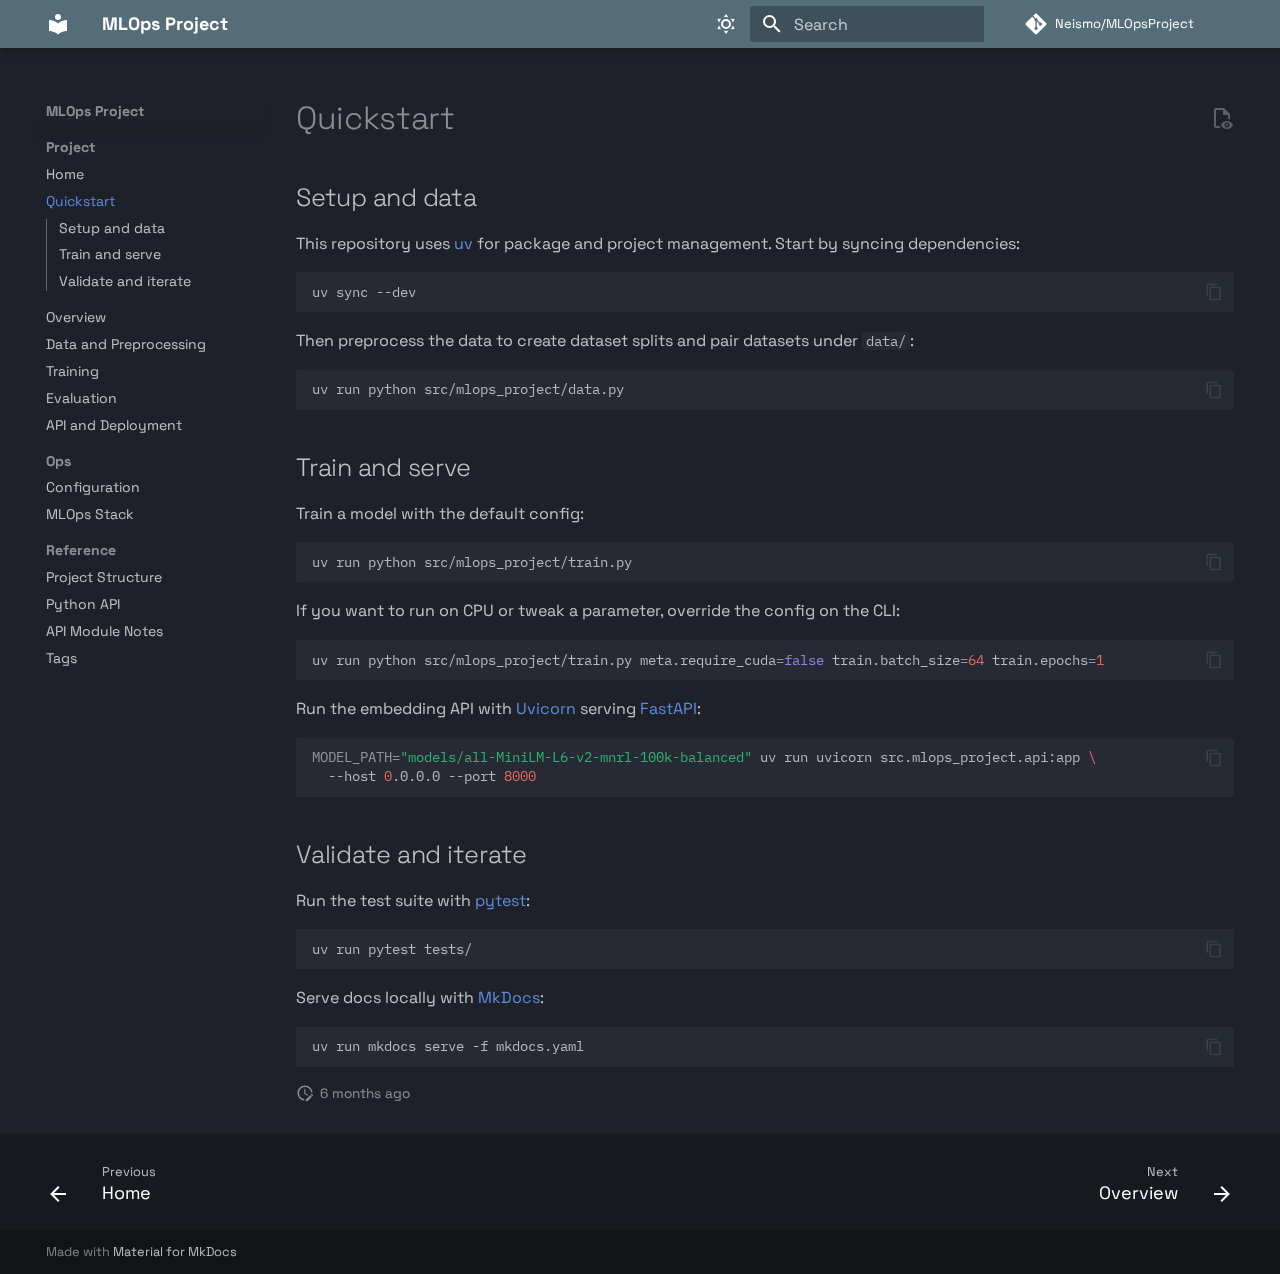
<file: quickstart/index.html>
<!doctype html><html lang=en class=no-js> <head><meta charset=utf-8><meta name=viewport content="width=device-width,initial-scale=1"><meta name=description content="Contrastive embeddings for arXiv papers with an end to end MLOps pipeline."><meta name=author content=DeepBois><link rel=prev href=..><link href=../overview/ rel=next><link rel=icon href=../assets/images/favicon.png><meta name=generator content="mkdocs-1.6.1, mkdocs-material-9.7.1"><title>Quickstart - MLOps Project</title><link rel=stylesheet href=../assets/stylesheets/main.484c7ddc.min.css><link rel=stylesheet href=../assets/stylesheets/palette.ab4e12ef.min.css><link rel=preconnect href=https://fonts.gstatic.com crossorigin><link rel=stylesheet href="https://fonts.googleapis.com/css?family=Space+Grotesk:300,300i,400,400i,700,700i%7CIBM+Plex+Mono:400,400i,700,700i&display=fallback"><style>:root{--md-text-font:"Space Grotesk";--md-code-font:"IBM Plex Mono"}</style><link rel=stylesheet href=../assets/_mkdocstrings.css><link rel=stylesheet href=../css/timeago.css><link rel=stylesheet href=../stylesheets/extra.css><script>__md_scope=new URL("..",location),__md_hash=e=>[...e].reduce(((e,_)=>(e<<5)-e+_.charCodeAt(0)),0),__md_get=(e,_=localStorage,t=__md_scope)=>JSON.parse(_.getItem(t.pathname+"."+e)),__md_set=(e,_,t=localStorage,a=__md_scope)=>{try{t.setItem(a.pathname+"."+e,JSON.stringify(_))}catch(e){}}</script></head> <body dir=ltr data-md-color-scheme=slate data-md-color-primary=blue-grey data-md-color-accent=lime> <input class=md-toggle data-md-toggle=drawer type=checkbox id=__drawer autocomplete=off> <input class=md-toggle data-md-toggle=search type=checkbox id=__search autocomplete=off> <label class=md-overlay for=__drawer></label> <div data-md-component=skip> <a href=#setup-and-data class=md-skip> Skip to content </a> </div> <div data-md-component=announce> </div> <header class="md-header md-header--shadow" data-md-component=header> <nav class="md-header__inner md-grid" aria-label=Header> <a href=.. title="MLOps Project" class="md-header__button md-logo" aria-label="MLOps Project" data-md-component=logo> <svg xmlns=http://www.w3.org/2000/svg viewbox="0 0 24 24"><path d="M12 8a3 3 0 0 0 3-3 3 3 0 0 0-3-3 3 3 0 0 0-3 3 3 3 0 0 0 3 3m0 3.54C9.64 9.35 6.5 8 3 8v11c3.5 0 6.64 1.35 9 3.54 2.36-2.19 5.5-3.54 9-3.54V8c-3.5 0-6.64 1.35-9 3.54"/></svg> </a> <label class="md-header__button md-icon" for=__drawer> <svg xmlns=http://www.w3.org/2000/svg viewbox="0 0 24 24"><path d="M3 6h18v2H3zm0 5h18v2H3zm0 5h18v2H3z"/></svg> </label> <div class=md-header__title data-md-component=header-title> <div class=md-header__ellipsis> <div class=md-header__topic> <span class=md-ellipsis> MLOps Project </span> </div> <div class=md-header__topic data-md-component=header-topic> <span class=md-ellipsis> Quickstart </span> </div> </div> </div> <form class=md-header__option data-md-component=palette> <input class=md-option data-md-color-media data-md-color-scheme=slate data-md-color-primary=blue-grey data-md-color-accent=lime aria-label="Switch to light mode" type=radio name=__palette id=__palette_0> <label class="md-header__button md-icon" title="Switch to light mode" for=__palette_1 hidden> <svg xmlns=http://www.w3.org/2000/svg viewbox="0 0 24 24"><path d="M12 7a5 5 0 0 1 5 5 5 5 0 0 1-5 5 5 5 0 0 1-5-5 5 5 0 0 1 5-5m0 2a3 3 0 0 0-3 3 3 3 0 0 0 3 3 3 3 0 0 0 3-3 3 3 0 0 0-3-3m0-7 2.39 3.42C13.65 5.15 12.84 5 12 5s-1.65.15-2.39.42zM3.34 7l4.16-.35A7.2 7.2 0 0 0 5.94 8.5c-.44.74-.69 1.5-.83 2.29zm.02 10 1.76-3.77a7.131 7.131 0 0 0 2.38 4.14zM20.65 7l-1.77 3.79a7.02 7.02 0 0 0-2.38-4.15zm-.01 10-4.14.36c.59-.51 1.12-1.14 1.54-1.86.42-.73.69-1.5.83-2.29zM12 22l-2.41-3.44c.74.27 1.55.44 2.41.44.82 0 1.63-.17 2.37-.44z"/></svg> </label> <input class=md-option data-md-color-media data-md-color-scheme=default data-md-color-primary=blue-grey data-md-color-accent=lime aria-label="Switch to dark mode" type=radio name=__palette id=__palette_1> <label class="md-header__button md-icon" title="Switch to dark mode" for=__palette_0 hidden> <svg xmlns=http://www.w3.org/2000/svg viewbox="0 0 24 24"><path d="m17.75 4.09-2.53 1.94.91 3.06-2.63-1.81-2.63 1.81.91-3.06-2.53-1.94L12.44 4l1.06-3 1.06 3zm3.5 6.91-1.64 1.25.59 1.98-1.7-1.17-1.7 1.17.59-1.98L15.75 11l2.06-.05L18.5 9l.69 1.95zm-2.28 4.95c.83-.08 1.72 1.1 1.19 1.85-.32.45-.66.87-1.08 1.27C15.17 23 8.84 23 4.94 19.07c-3.91-3.9-3.91-10.24 0-14.14.4-.4.82-.76 1.27-1.08.75-.53 1.93.36 1.85 1.19-.27 2.86.69 5.83 2.89 8.02a9.96 9.96 0 0 0 8.02 2.89m-1.64 2.02a12.08 12.08 0 0 1-7.8-3.47c-2.17-2.19-3.33-5-3.49-7.82-2.81 3.14-2.7 7.96.31 10.98 3.02 3.01 7.84 3.12 10.98.31"/></svg> </label> </form> <script>var palette=__md_get("__palette");if(palette&&palette.color){if("(prefers-color-scheme)"===palette.color.media){var media=matchMedia("(prefers-color-scheme: light)"),input=document.querySelector(media.matches?"[data-md-color-media='(prefers-color-scheme: light)']":"[data-md-color-media='(prefers-color-scheme: dark)']");palette.color.media=input.getAttribute("data-md-color-media"),palette.color.scheme=input.getAttribute("data-md-color-scheme"),palette.color.primary=input.getAttribute("data-md-color-primary"),palette.color.accent=input.getAttribute("data-md-color-accent")}for(var[key,value]of Object.entries(palette.color))document.body.setAttribute("data-md-color-"+key,value)}</script> <label class="md-header__button md-icon" for=__search> <svg xmlns=http://www.w3.org/2000/svg viewbox="0 0 24 24"><path d="M9.5 3A6.5 6.5 0 0 1 16 9.5c0 1.61-.59 3.09-1.56 4.23l.27.27h.79l5 5-1.5 1.5-5-5v-.79l-.27-.27A6.52 6.52 0 0 1 9.5 16 6.5 6.5 0 0 1 3 9.5 6.5 6.5 0 0 1 9.5 3m0 2C7 5 5 7 5 9.5S7 14 9.5 14 14 12 14 9.5 12 5 9.5 5"/></svg> </label> <div class=md-search data-md-component=search role=dialog> <label class=md-search__overlay for=__search></label> <div class=md-search__inner role=search> <form class=md-search__form name=search> <input type=text class=md-search__input name=query aria-label=Search placeholder=Search autocapitalize=off autocorrect=off autocomplete=off spellcheck=false data-md-component=search-query required> <label class="md-search__icon md-icon" for=__search> <svg xmlns=http://www.w3.org/2000/svg viewbox="0 0 24 24"><path d="M9.5 3A6.5 6.5 0 0 1 16 9.5c0 1.61-.59 3.09-1.56 4.23l.27.27h.79l5 5-1.5 1.5-5-5v-.79l-.27-.27A6.52 6.52 0 0 1 9.5 16 6.5 6.5 0 0 1 3 9.5 6.5 6.5 0 0 1 9.5 3m0 2C7 5 5 7 5 9.5S7 14 9.5 14 14 12 14 9.5 12 5 9.5 5"/></svg> <svg xmlns=http://www.w3.org/2000/svg viewbox="0 0 24 24"><path d="M20 11v2H8l5.5 5.5-1.42 1.42L4.16 12l7.92-7.92L13.5 5.5 8 11z"/></svg> </label> <nav class=md-search__options aria-label=Search> <button type=reset class="md-search__icon md-icon" title=Clear aria-label=Clear tabindex=-1> <svg xmlns=http://www.w3.org/2000/svg viewbox="0 0 24 24"><path d="M19 6.41 17.59 5 12 10.59 6.41 5 5 6.41 10.59 12 5 17.59 6.41 19 12 13.41 17.59 19 19 17.59 13.41 12z"/></svg> </button> </nav> <div class=md-search__suggest data-md-component=search-suggest></div> </form> <div class=md-search__output> <div class=md-search__scrollwrap tabindex=0 data-md-scrollfix> <div class=md-search-result data-md-component=search-result> <div class=md-search-result__meta> Initializing search </div> <ol class=md-search-result__list role=presentation></ol> </div> </div> </div> </div> </div> <div class=md-header__source> <a href=https://github.com/Neismo/MLOpsProject title="Go to repository" class=md-source data-md-component=source> <div class="md-source__icon md-icon"> <svg xmlns=http://www.w3.org/2000/svg viewbox="0 0 448 512"><!-- Font Awesome Free 7.1.0 by @fontawesome - https://fontawesome.com License - https://fontawesome.com/license/free (Icons: CC BY 4.0, Fonts: SIL OFL 1.1, Code: MIT License) Copyright 2025 Fonticons, Inc.--><path d="M439.6 236.1 244 40.5c-5.4-5.5-12.8-8.5-20.4-8.5s-15 3-20.4 8.4L162.5 81l51.5 51.5c27.1-9.1 52.7 16.8 43.4 43.7l49.7 49.7c34.2-11.8 61.2 31 35.5 56.7-26.5 26.5-70.2-2.9-56-37.3L240.3 199v121.9c25.3 12.5 22.3 41.8 9.1 55-6.4 6.4-15.2 10.1-24.3 10.1s-17.8-3.6-24.3-10.1c-17.6-17.6-11.1-46.9 11.2-56v-123c-20.8-8.5-24.6-30.7-18.6-45L142.6 101 8.5 235.1C3 240.6 0 247.9 0 255.5s3 15 8.5 20.4l195.6 195.7c5.4 5.4 12.7 8.4 20.4 8.4s15-3 20.4-8.4l194.7-194.7c5.4-5.4 8.4-12.8 8.4-20.4s-3-15-8.4-20.4"/></svg> </div> <div class=md-source__repository> Neismo/MLOpsProject </div> </a> </div> </nav> </header> <div class=md-container data-md-component=container> <main class=md-main data-md-component=main> <div class="md-main__inner md-grid"> <div class="md-sidebar md-sidebar--primary" data-md-component=sidebar data-md-type=navigation> <div class=md-sidebar__scrollwrap> <div class=md-sidebar__inner> <nav class="md-nav md-nav--primary md-nav--integrated" aria-label=Navigation data-md-level=0> <label class=md-nav__title for=__drawer> <a href=.. title="MLOps Project" class="md-nav__button md-logo" aria-label="MLOps Project" data-md-component=logo> <svg xmlns=http://www.w3.org/2000/svg viewbox="0 0 24 24"><path d="M12 8a3 3 0 0 0 3-3 3 3 0 0 0-3-3 3 3 0 0 0-3 3 3 3 0 0 0 3 3m0 3.54C9.64 9.35 6.5 8 3 8v11c3.5 0 6.64 1.35 9 3.54 2.36-2.19 5.5-3.54 9-3.54V8c-3.5 0-6.64 1.35-9 3.54"/></svg> </a> MLOps Project </label> <div class=md-nav__source> <a href=https://github.com/Neismo/MLOpsProject title="Go to repository" class=md-source data-md-component=source> <div class="md-source__icon md-icon"> <svg xmlns=http://www.w3.org/2000/svg viewbox="0 0 448 512"><!-- Font Awesome Free 7.1.0 by @fontawesome - https://fontawesome.com License - https://fontawesome.com/license/free (Icons: CC BY 4.0, Fonts: SIL OFL 1.1, Code: MIT License) Copyright 2025 Fonticons, Inc.--><path d="M439.6 236.1 244 40.5c-5.4-5.5-12.8-8.5-20.4-8.5s-15 3-20.4 8.4L162.5 81l51.5 51.5c27.1-9.1 52.7 16.8 43.4 43.7l49.7 49.7c34.2-11.8 61.2 31 35.5 56.7-26.5 26.5-70.2-2.9-56-37.3L240.3 199v121.9c25.3 12.5 22.3 41.8 9.1 55-6.4 6.4-15.2 10.1-24.3 10.1s-17.8-3.6-24.3-10.1c-17.6-17.6-11.1-46.9 11.2-56v-123c-20.8-8.5-24.6-30.7-18.6-45L142.6 101 8.5 235.1C3 240.6 0 247.9 0 255.5s3 15 8.5 20.4l195.6 195.7c5.4 5.4 12.7 8.4 20.4 8.4s15-3 20.4-8.4l194.7-194.7c5.4-5.4 8.4-12.8 8.4-20.4s-3-15-8.4-20.4"/></svg> </div> <div class=md-source__repository> Neismo/MLOpsProject </div> </a> </div> <ul class=md-nav__list data-md-scrollfix> <li class="md-nav__item md-nav__item--active md-nav__item--section md-nav__item--nested"> <input class="md-nav__toggle md-toggle " type=checkbox id=__nav_1 checked> <label class=md-nav__link for=__nav_1 id=__nav_1_label tabindex> <span class=md-ellipsis> Project </span> <span class="md-nav__icon md-icon"></span> </label> <nav class=md-nav data-md-level=1 aria-labelledby=__nav_1_label aria-expanded=true> <label class=md-nav__title for=__nav_1> <span class="md-nav__icon md-icon"></span> Project </label> <ul class=md-nav__list data-md-scrollfix> <li class=md-nav__item> <a href=.. class=md-nav__link> <span class=md-ellipsis> Home </span> </a> </li> <li class="md-nav__item md-nav__item--active"> <input class="md-nav__toggle md-toggle" type=checkbox id=__toc> <label class="md-nav__link md-nav__link--active" for=__toc> <span class=md-ellipsis> Quickstart </span> <span class="md-nav__icon md-icon"></span> </label> <a href=./ class="md-nav__link md-nav__link--active"> <span class=md-ellipsis> Quickstart </span> </a> <nav class="md-nav md-nav--secondary" aria-label="Table of contents"> <label class=md-nav__title for=__toc> <span class="md-nav__icon md-icon"></span> Table of contents </label> <ul class=md-nav__list data-md-component=toc data-md-scrollfix> <li class=md-nav__item> <a href=#setup-and-data class=md-nav__link> <span class=md-ellipsis> Setup and data </span> </a> </li> <li class=md-nav__item> <a href=#train-and-serve class=md-nav__link> <span class=md-ellipsis> Train and serve </span> </a> </li> <li class=md-nav__item> <a href=#validate-and-iterate class=md-nav__link> <span class=md-ellipsis> Validate and iterate </span> </a> </li> </ul> </nav> </li> <li class=md-nav__item> <a href=../overview/ class=md-nav__link> <span class=md-ellipsis> Overview </span> </a> </li> <li class=md-nav__item> <a href=../data/ class=md-nav__link> <span class=md-ellipsis> Data and Preprocessing </span> </a> </li> <li class=md-nav__item> <a href=../training/ class=md-nav__link> <span class=md-ellipsis> Training </span> </a> </li> <li class=md-nav__item> <a href=../evaluation/ class=md-nav__link> <span class=md-ellipsis> Evaluation </span> </a> </li> <li class=md-nav__item> <a href=../api/ class=md-nav__link> <span class=md-ellipsis> API and Deployment </span> </a> </li> </ul> </nav> </li> <li class="md-nav__item md-nav__item--section md-nav__item--nested"> <input class="md-nav__toggle md-toggle " type=checkbox id=__nav_2> <label class=md-nav__link for=__nav_2 id=__nav_2_label tabindex> <span class=md-ellipsis> Ops </span> <span class="md-nav__icon md-icon"></span> </label> <nav class=md-nav data-md-level=1 aria-labelledby=__nav_2_label aria-expanded=false> <label class=md-nav__title for=__nav_2> <span class="md-nav__icon md-icon"></span> Ops </label> <ul class=md-nav__list data-md-scrollfix> <li class=md-nav__item> <a href=../configuration/ class=md-nav__link> <span class=md-ellipsis> Configuration </span> </a> </li> <li class=md-nav__item> <a href=../ops/ class=md-nav__link> <span class=md-ellipsis> MLOps Stack </span> </a> </li> </ul> </nav> </li> <li class="md-nav__item md-nav__item--section md-nav__item--nested"> <input class="md-nav__toggle md-toggle " type=checkbox id=__nav_3> <label class=md-nav__link for=__nav_3 id=__nav_3_label tabindex> <span class=md-ellipsis> Reference </span> <span class="md-nav__icon md-icon"></span> </label> <nav class=md-nav data-md-level=1 aria-labelledby=__nav_3_label aria-expanded=false> <label class=md-nav__title for=__nav_3> <span class="md-nav__icon md-icon"></span> Reference </label> <ul class=md-nav__list data-md-scrollfix> <li class=md-nav__item> <a href=../project-structure/ class=md-nav__link> <span class=md-ellipsis> Project Structure </span> </a> </li> <li class=md-nav__item> <a href=../reference/ class=md-nav__link> <span class=md-ellipsis> Python API </span> </a> </li> <li class=md-nav__item> <a href=../reference/api/ class=md-nav__link> <span class=md-ellipsis> API Module Notes </span> </a> </li> <li class=md-nav__item> <a href=../tags/ class=md-nav__link> <span class=md-ellipsis> Tags </span> </a> </li> </ul> </nav> </li> </ul> </nav> </div> </div> </div> <div class=md-content data-md-component=content> <article class="md-content__inner md-typeset"> <a href=https://github.com/Neismo/MLOpsProject/raw/master/docs/source/quickstart.md title="View source of this page" class="md-content__button md-icon"> <svg xmlns=http://www.w3.org/2000/svg viewbox="0 0 24 24"><path d="M17 18c.56 0 1 .44 1 1s-.44 1-1 1-1-.44-1-1 .44-1 1-1m0-3c-2.73 0-5.06 1.66-6 4 .94 2.34 3.27 4 6 4s5.06-1.66 6-4c-.94-2.34-3.27-4-6-4m0 6.5a2.5 2.5 0 0 1-2.5-2.5 2.5 2.5 0 0 1 2.5-2.5 2.5 2.5 0 0 1 2.5 2.5 2.5 2.5 0 0 1-2.5 2.5M9.27 20H6V4h7v5h5v4.07c.7.08 1.36.25 2 .49V8l-6-6H6a2 2 0 0 0-2 2v16a2 2 0 0 0 2 2h4.5a8.2 8.2 0 0 1-1.23-2"/></svg> </a> <h1 id=quickstart>Quickstart<a class=headerlink href=#quickstart title="Permanent link">&para;</a></h1> <h2 id=setup-and-data>Setup and data<a class=headerlink href=#setup-and-data title="Permanent link">&para;</a></h2> <p>This repository uses <a href=https://docs.astral.sh/uv/getting-started/installation/ >uv</a> for package and project management. Start by syncing dependencies: <div class=highlight><pre><span></span><code><span id=__span-0-1><a id=__codelineno-0-1 name=__codelineno-0-1 href=#__codelineno-0-1></a>uv<span class=w> </span>sync<span class=w> </span>--dev
</span></code></pre></div></p> <p>Then preprocess the data to create dataset splits and pair datasets under <code>data/</code>: <div class=highlight><pre><span></span><code><span id=__span-1-1><a id=__codelineno-1-1 name=__codelineno-1-1 href=#__codelineno-1-1></a>uv<span class=w> </span>run<span class=w> </span>python<span class=w> </span>src/mlops_project/data.py
</span></code></pre></div></p> <h2 id=train-and-serve>Train and serve<a class=headerlink href=#train-and-serve title="Permanent link">&para;</a></h2> <p>Train a model with the default config: <div class=highlight><pre><span></span><code><span id=__span-2-1><a id=__codelineno-2-1 name=__codelineno-2-1 href=#__codelineno-2-1></a>uv<span class=w> </span>run<span class=w> </span>python<span class=w> </span>src/mlops_project/train.py
</span></code></pre></div></p> <p>If you want to run on CPU or tweak a parameter, override the config on the CLI: <div class=highlight><pre><span></span><code><span id=__span-3-1><a id=__codelineno-3-1 name=__codelineno-3-1 href=#__codelineno-3-1></a>uv<span class=w> </span>run<span class=w> </span>python<span class=w> </span>src/mlops_project/train.py<span class=w> </span>meta.require_cuda<span class=o>=</span><span class=nb>false</span><span class=w> </span>train.batch_size<span class=o>=</span><span class=m>64</span><span class=w> </span>train.epochs<span class=o>=</span><span class=m>1</span>
</span></code></pre></div></p> <p>Run the embedding API with <a href=https://www.uvicorn.org/ >Uvicorn</a> serving <a href=https://fastapi.tiangolo.com/ >FastAPI</a>: <div class=highlight><pre><span></span><code><span id=__span-4-1><a id=__codelineno-4-1 name=__codelineno-4-1 href=#__codelineno-4-1></a><span class=nv>MODEL_PATH</span><span class=o>=</span><span class=s2>&quot;models/all-MiniLM-L6-v2-mnrl-100k-balanced&quot;</span><span class=w> </span>uv<span class=w> </span>run<span class=w> </span>uvicorn<span class=w> </span>src.mlops_project.api:app<span class=w> </span><span class=se>\</span>
</span><span id=__span-4-2><a id=__codelineno-4-2 name=__codelineno-4-2 href=#__codelineno-4-2></a><span class=w>  </span>--host<span class=w> </span><span class=m>0</span>.0.0.0<span class=w> </span>--port<span class=w> </span><span class=m>8000</span>
</span></code></pre></div></p> <h2 id=validate-and-iterate>Validate and iterate<a class=headerlink href=#validate-and-iterate title="Permanent link">&para;</a></h2> <p>Run the test suite with <a href=https://docs.pytest.org/ >pytest</a>: <div class=highlight><pre><span></span><code><span id=__span-5-1><a id=__codelineno-5-1 name=__codelineno-5-1 href=#__codelineno-5-1></a>uv<span class=w> </span>run<span class=w> </span>pytest<span class=w> </span>tests/
</span></code></pre></div></p> <p>Serve docs locally with <a href=https://www.mkdocs.org/ >MkDocs</a>: <div class=highlight><pre><span></span><code><span id=__span-6-1><a id=__codelineno-6-1 name=__codelineno-6-1 href=#__codelineno-6-1></a>uv<span class=w> </span>run<span class=w> </span>mkdocs<span class=w> </span>serve<span class=w> </span>-f<span class=w> </span>mkdocs.yaml
</span></code></pre></div></p> <aside class=md-source-file> <span class=md-source-file__fact> <span class=md-icon title="Last update"> <svg xmlns=http://www.w3.org/2000/svg viewbox="0 0 24 24"><path d="M21 13.1c-.1 0-.3.1-.4.2l-1 1 2.1 2.1 1-1c.2-.2.2-.6 0-.8l-1.3-1.3c-.1-.1-.2-.2-.4-.2m-1.9 1.8-6.1 6V23h2.1l6.1-6.1zM12.5 7v5.2l4 2.4-1 1L11 13V7zM11 21.9c-5.1-.5-9-4.8-9-9.9C2 6.5 6.5 2 12 2c5.3 0 9.6 4.1 10 9.3-.3-.1-.6-.2-1-.2s-.7.1-1 .2C19.6 7.2 16.2 4 12 4c-4.4 0-8 3.6-8 8 0 4.1 3.1 7.5 7.1 7.9l-.1.2z"/></svg> </span> <span class="git-revision-date-localized-plugin git-revision-date-localized-plugin-timeago" title="January 22, 2026 18:51:58 UTC"><span class=timeago datetime=2026-01-22T18:51:58+00:00 locale=en></span></span><span class="git-revision-date-localized-plugin git-revision-date-localized-plugin-iso_date" title="January 22, 2026 18:51:58 UTC">2026-01-22</span> </span> </aside> </article> </div> <script>var tabs=__md_get("__tabs");if(Array.isArray(tabs))e:for(var set of document.querySelectorAll(".tabbed-set")){var labels=set.querySelector(".tabbed-labels");for(var tab of tabs)for(var label of labels.getElementsByTagName("label"))if(label.innerText.trim()===tab){var input=document.getElementById(label.htmlFor);input.checked=!0;continue e}}</script> <script>var target=document.getElementById(location.hash.slice(1));target&&target.name&&(target.checked=target.name.startsWith("__tabbed_"))</script> </div> <button type=button class="md-top md-icon" data-md-component=top hidden> <svg xmlns=http://www.w3.org/2000/svg viewbox="0 0 24 24"><path d="M13 20h-2V8l-5.5 5.5-1.42-1.42L12 4.16l7.92 7.92-1.42 1.42L13 8z"/></svg> Back to top </button> </main> <footer class=md-footer> <nav class="md-footer__inner md-grid" aria-label=Footer> <a href=.. class="md-footer__link md-footer__link--prev" aria-label="Previous: Home"> <div class="md-footer__button md-icon"> <svg xmlns=http://www.w3.org/2000/svg viewbox="0 0 24 24"><path d="M20 11v2H8l5.5 5.5-1.42 1.42L4.16 12l7.92-7.92L13.5 5.5 8 11z"/></svg> </div> <div class=md-footer__title> <span class=md-footer__direction> Previous </span> <div class=md-ellipsis> Home </div> </div> </a> <a href=../overview/ class="md-footer__link md-footer__link--next" aria-label="Next: Overview"> <div class=md-footer__title> <span class=md-footer__direction> Next </span> <div class=md-ellipsis> Overview </div> </div> <div class="md-footer__button md-icon"> <svg xmlns=http://www.w3.org/2000/svg viewbox="0 0 24 24"><path d="M4 11v2h12l-5.5 5.5 1.42 1.42L19.84 12l-7.92-7.92L10.5 5.5 16 11z"/></svg> </div> </a> </nav> <div class="md-footer-meta md-typeset"> <div class="md-footer-meta__inner md-grid"> <div class=md-copyright> Made with <a href=https://squidfunk.github.io/mkdocs-material/ target=_blank rel=noopener> Material for MkDocs </a> </div> </div> </div> </footer> </div> <div class=md-dialog data-md-component=dialog> <div class="md-dialog__inner md-typeset"></div> </div> <div class=md-progress data-md-component=progress role=progressbar></div> <script id=__config type=application/json>{"annotate": null, "base": "..", "features": ["navigation.instant", "navigation.instant.progress", "navigation.sections", "navigation.footer", "navigation.top", "navigation.tracking", "toc.integrate", "content.action.view", "search.suggest", "content.code.copy", "content.code.annotate", "content.tabs.link"], "search": "../assets/javascripts/workers/search.2c215733.min.js", "tags": null, "translations": {"clipboard.copied": "Copied to clipboard", "clipboard.copy": "Copy to clipboard", "search.result.more.one": "1 more on this page", "search.result.more.other": "# more on this page", "search.result.none": "No matching documents", "search.result.one": "1 matching document", "search.result.other": "# matching documents", "search.result.placeholder": "Type to start searching", "search.result.term.missing": "Missing", "select.version": "Select version"}, "version": null}</script> <script src=../assets/javascripts/bundle.79ae519e.min.js></script> <script src=../js/timeago.min.js></script> <script src=../js/timeago_mkdocs_material.js></script> </body> </html>
</file>
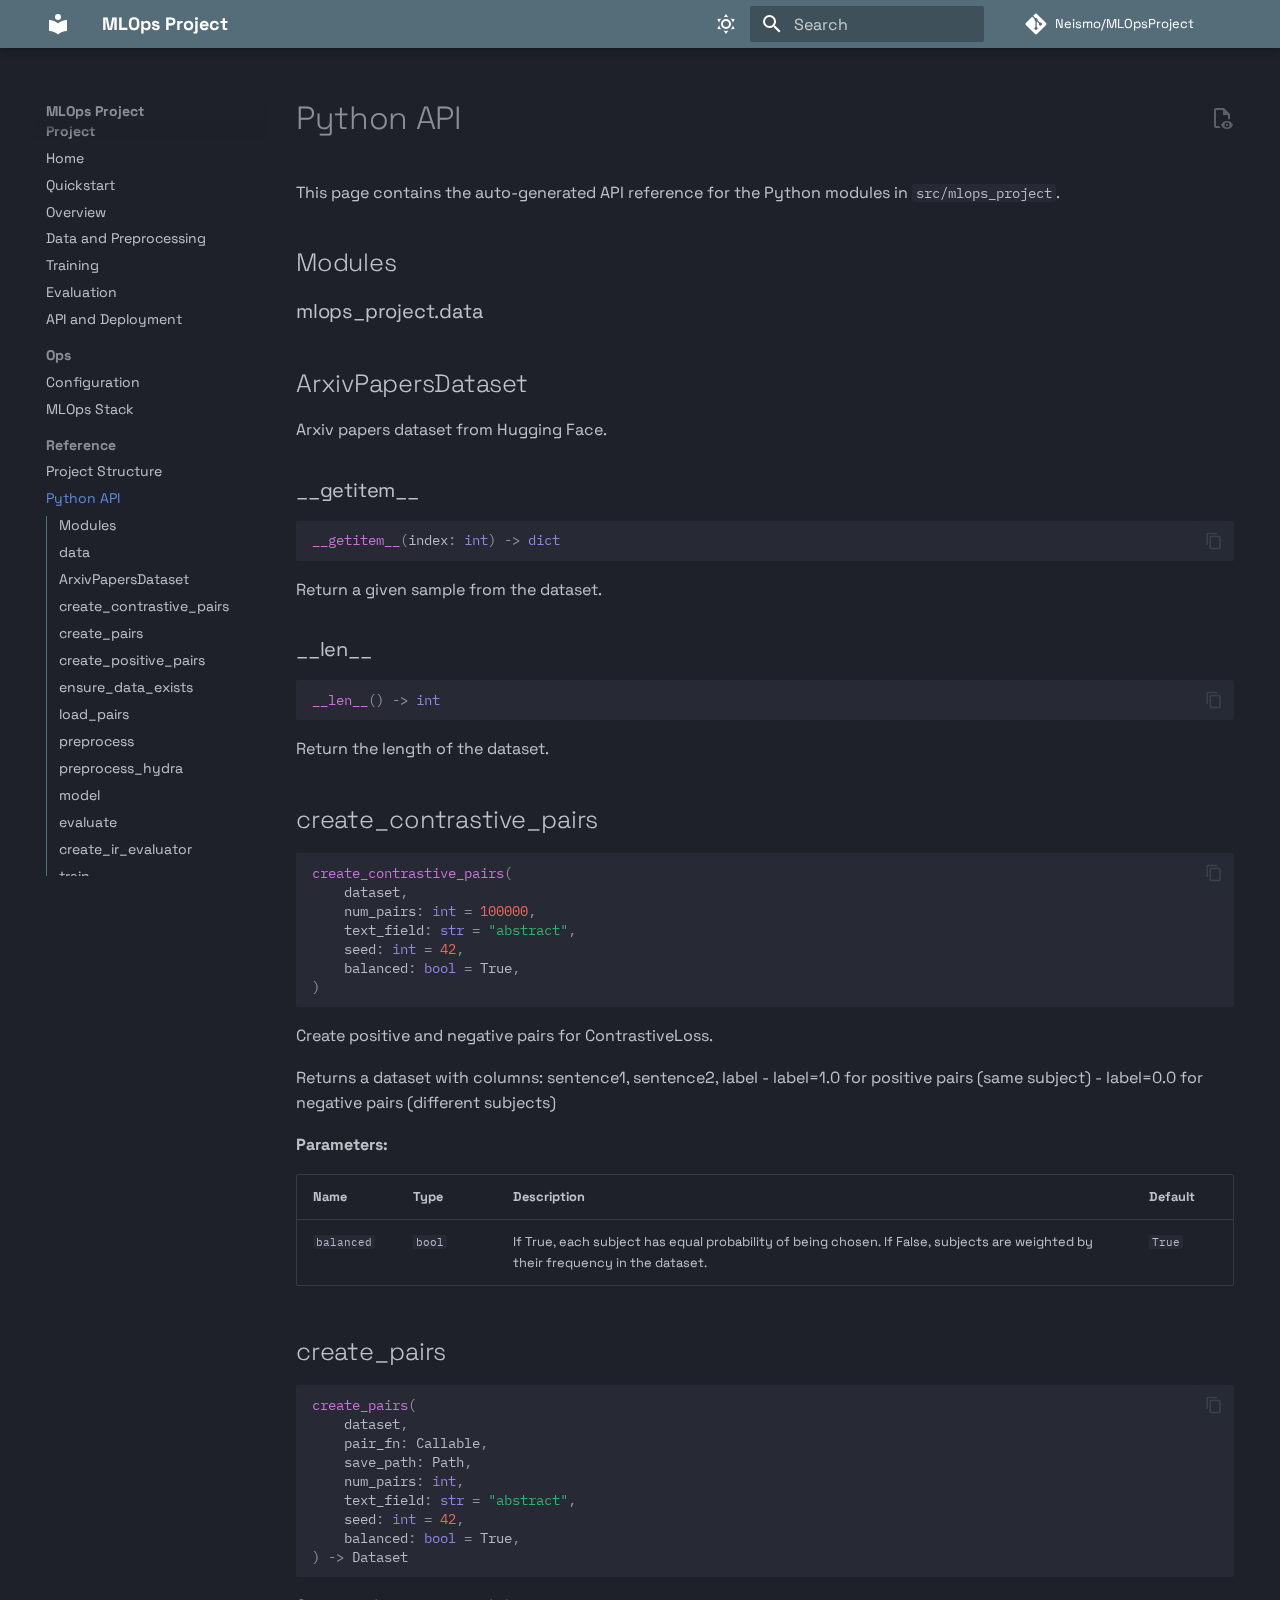
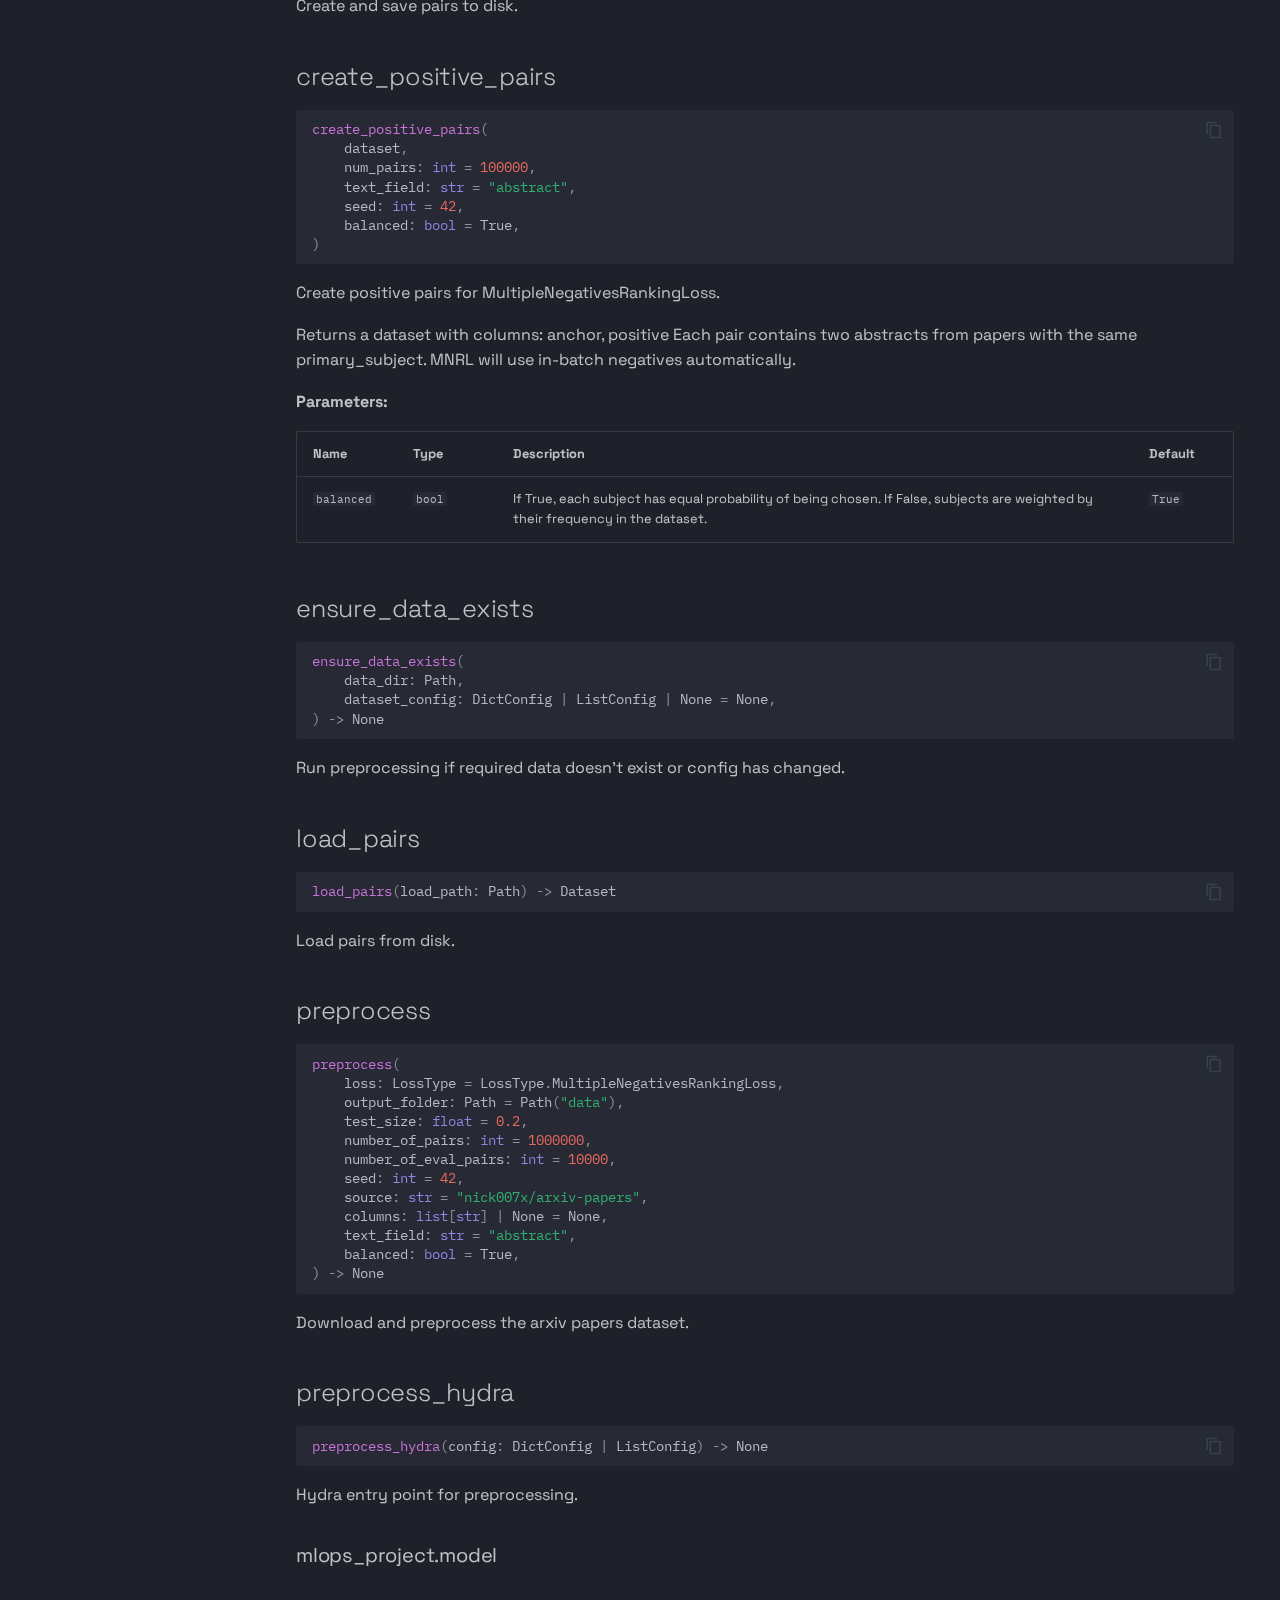
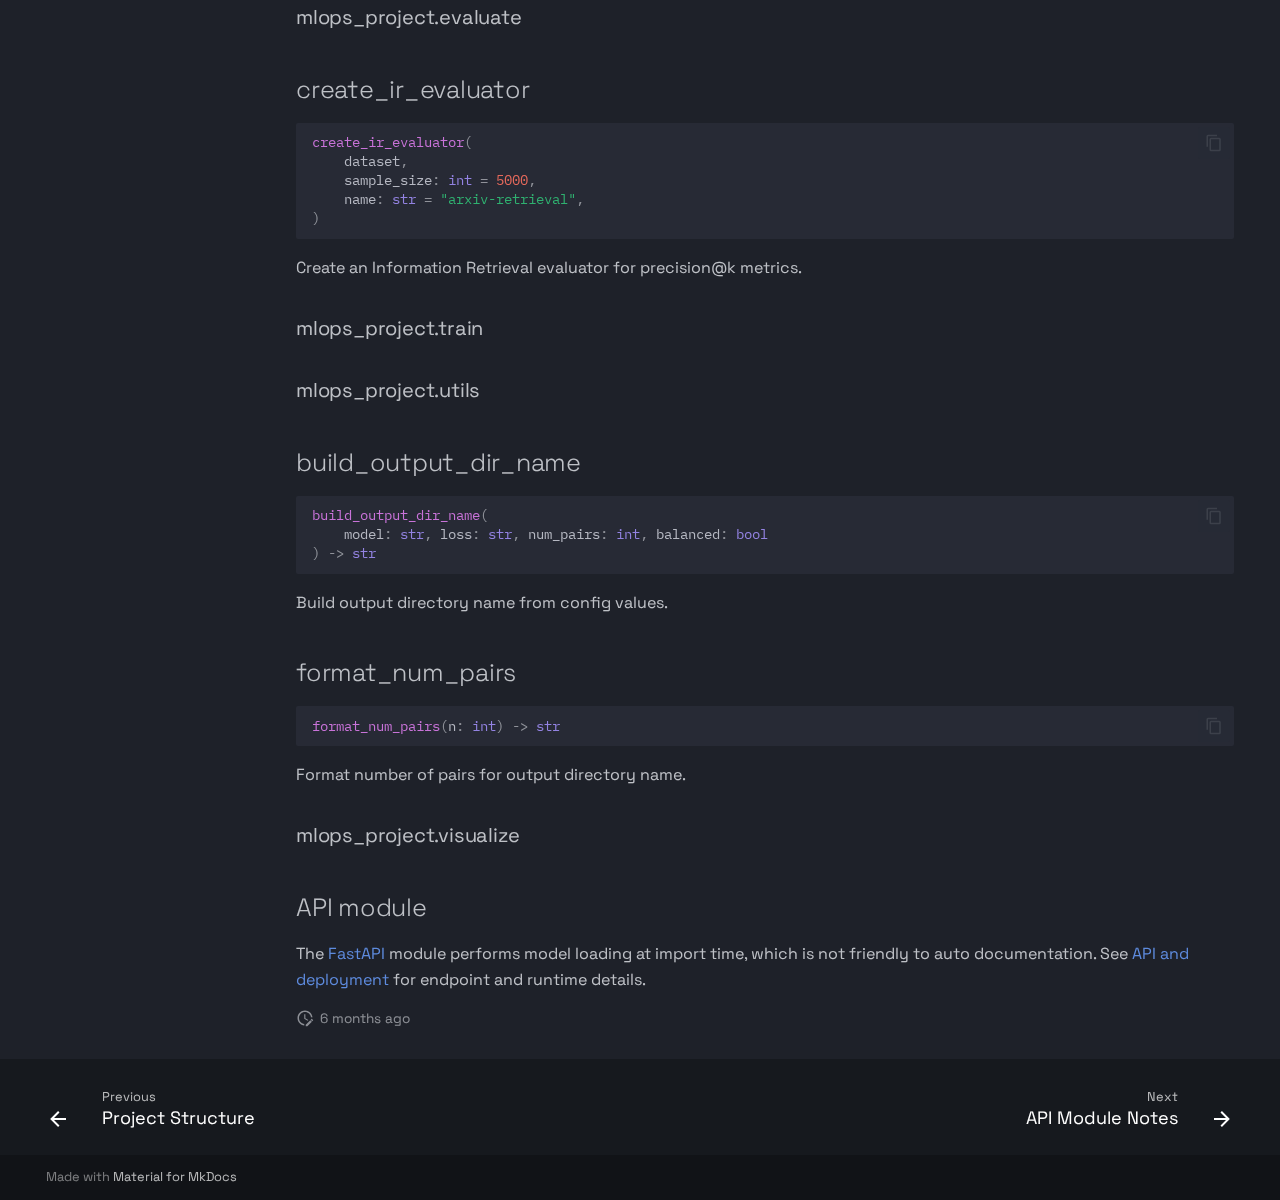
<file: reference/index.html>
<!doctype html><html lang=en class=no-js> <head><meta charset=utf-8><meta name=viewport content="width=device-width,initial-scale=1"><meta name=description content="Contrastive embeddings for arXiv papers with an end to end MLOps pipeline."><meta name=author content=DeepBois><link href=../project-structure/ rel=prev><link href=api/ rel=next><link rel=icon href=../assets/images/favicon.png><meta name=generator content="mkdocs-1.6.1, mkdocs-material-9.7.1"><title>Python API - MLOps Project</title><link rel=stylesheet href=../assets/stylesheets/main.484c7ddc.min.css><link rel=stylesheet href=../assets/stylesheets/palette.ab4e12ef.min.css><link rel=preconnect href=https://fonts.gstatic.com crossorigin><link rel=stylesheet href="https://fonts.googleapis.com/css?family=Space+Grotesk:300,300i,400,400i,700,700i%7CIBM+Plex+Mono:400,400i,700,700i&display=fallback"><style>:root{--md-text-font:"Space Grotesk";--md-code-font:"IBM Plex Mono"}</style><link rel=stylesheet href=../assets/_mkdocstrings.css><link rel=stylesheet href=../css/timeago.css><link rel=stylesheet href=../stylesheets/extra.css><script>__md_scope=new URL("..",location),__md_hash=e=>[...e].reduce(((e,_)=>(e<<5)-e+_.charCodeAt(0)),0),__md_get=(e,_=localStorage,t=__md_scope)=>JSON.parse(_.getItem(t.pathname+"."+e)),__md_set=(e,_,t=localStorage,a=__md_scope)=>{try{t.setItem(a.pathname+"."+e,JSON.stringify(_))}catch(e){}}</script></head> <body dir=ltr data-md-color-scheme=slate data-md-color-primary=blue-grey data-md-color-accent=lime> <input class=md-toggle data-md-toggle=drawer type=checkbox id=__drawer autocomplete=off> <input class=md-toggle data-md-toggle=search type=checkbox id=__search autocomplete=off> <label class=md-overlay for=__drawer></label> <div data-md-component=skip> <a href=#modules class=md-skip> Skip to content </a> </div> <div data-md-component=announce> </div> <header class="md-header md-header--shadow" data-md-component=header> <nav class="md-header__inner md-grid" aria-label=Header> <a href=.. title="MLOps Project" class="md-header__button md-logo" aria-label="MLOps Project" data-md-component=logo> <svg xmlns=http://www.w3.org/2000/svg viewbox="0 0 24 24"><path d="M12 8a3 3 0 0 0 3-3 3 3 0 0 0-3-3 3 3 0 0 0-3 3 3 3 0 0 0 3 3m0 3.54C9.64 9.35 6.5 8 3 8v11c3.5 0 6.64 1.35 9 3.54 2.36-2.19 5.5-3.54 9-3.54V8c-3.5 0-6.64 1.35-9 3.54"/></svg> </a> <label class="md-header__button md-icon" for=__drawer> <svg xmlns=http://www.w3.org/2000/svg viewbox="0 0 24 24"><path d="M3 6h18v2H3zm0 5h18v2H3zm0 5h18v2H3z"/></svg> </label> <div class=md-header__title data-md-component=header-title> <div class=md-header__ellipsis> <div class=md-header__topic> <span class=md-ellipsis> MLOps Project </span> </div> <div class=md-header__topic data-md-component=header-topic> <span class=md-ellipsis> Python API </span> </div> </div> </div> <form class=md-header__option data-md-component=palette> <input class=md-option data-md-color-media data-md-color-scheme=slate data-md-color-primary=blue-grey data-md-color-accent=lime aria-label="Switch to light mode" type=radio name=__palette id=__palette_0> <label class="md-header__button md-icon" title="Switch to light mode" for=__palette_1 hidden> <svg xmlns=http://www.w3.org/2000/svg viewbox="0 0 24 24"><path d="M12 7a5 5 0 0 1 5 5 5 5 0 0 1-5 5 5 5 0 0 1-5-5 5 5 0 0 1 5-5m0 2a3 3 0 0 0-3 3 3 3 0 0 0 3 3 3 3 0 0 0 3-3 3 3 0 0 0-3-3m0-7 2.39 3.42C13.65 5.15 12.84 5 12 5s-1.65.15-2.39.42zM3.34 7l4.16-.35A7.2 7.2 0 0 0 5.94 8.5c-.44.74-.69 1.5-.83 2.29zm.02 10 1.76-3.77a7.131 7.131 0 0 0 2.38 4.14zM20.65 7l-1.77 3.79a7.02 7.02 0 0 0-2.38-4.15zm-.01 10-4.14.36c.59-.51 1.12-1.14 1.54-1.86.42-.73.69-1.5.83-2.29zM12 22l-2.41-3.44c.74.27 1.55.44 2.41.44.82 0 1.63-.17 2.37-.44z"/></svg> </label> <input class=md-option data-md-color-media data-md-color-scheme=default data-md-color-primary=blue-grey data-md-color-accent=lime aria-label="Switch to dark mode" type=radio name=__palette id=__palette_1> <label class="md-header__button md-icon" title="Switch to dark mode" for=__palette_0 hidden> <svg xmlns=http://www.w3.org/2000/svg viewbox="0 0 24 24"><path d="m17.75 4.09-2.53 1.94.91 3.06-2.63-1.81-2.63 1.81.91-3.06-2.53-1.94L12.44 4l1.06-3 1.06 3zm3.5 6.91-1.64 1.25.59 1.98-1.7-1.17-1.7 1.17.59-1.98L15.75 11l2.06-.05L18.5 9l.69 1.95zm-2.28 4.95c.83-.08 1.72 1.1 1.19 1.85-.32.45-.66.87-1.08 1.27C15.17 23 8.84 23 4.94 19.07c-3.91-3.9-3.91-10.24 0-14.14.4-.4.82-.76 1.27-1.08.75-.53 1.93.36 1.85 1.19-.27 2.86.69 5.83 2.89 8.02a9.96 9.96 0 0 0 8.02 2.89m-1.64 2.02a12.08 12.08 0 0 1-7.8-3.47c-2.17-2.19-3.33-5-3.49-7.82-2.81 3.14-2.7 7.96.31 10.98 3.02 3.01 7.84 3.12 10.98.31"/></svg> </label> </form> <script>var palette=__md_get("__palette");if(palette&&palette.color){if("(prefers-color-scheme)"===palette.color.media){var media=matchMedia("(prefers-color-scheme: light)"),input=document.querySelector(media.matches?"[data-md-color-media='(prefers-color-scheme: light)']":"[data-md-color-media='(prefers-color-scheme: dark)']");palette.color.media=input.getAttribute("data-md-color-media"),palette.color.scheme=input.getAttribute("data-md-color-scheme"),palette.color.primary=input.getAttribute("data-md-color-primary"),palette.color.accent=input.getAttribute("data-md-color-accent")}for(var[key,value]of Object.entries(palette.color))document.body.setAttribute("data-md-color-"+key,value)}</script> <label class="md-header__button md-icon" for=__search> <svg xmlns=http://www.w3.org/2000/svg viewbox="0 0 24 24"><path d="M9.5 3A6.5 6.5 0 0 1 16 9.5c0 1.61-.59 3.09-1.56 4.23l.27.27h.79l5 5-1.5 1.5-5-5v-.79l-.27-.27A6.52 6.52 0 0 1 9.5 16 6.5 6.5 0 0 1 3 9.5 6.5 6.5 0 0 1 9.5 3m0 2C7 5 5 7 5 9.5S7 14 9.5 14 14 12 14 9.5 12 5 9.5 5"/></svg> </label> <div class=md-search data-md-component=search role=dialog> <label class=md-search__overlay for=__search></label> <div class=md-search__inner role=search> <form class=md-search__form name=search> <input type=text class=md-search__input name=query aria-label=Search placeholder=Search autocapitalize=off autocorrect=off autocomplete=off spellcheck=false data-md-component=search-query required> <label class="md-search__icon md-icon" for=__search> <svg xmlns=http://www.w3.org/2000/svg viewbox="0 0 24 24"><path d="M9.5 3A6.5 6.5 0 0 1 16 9.5c0 1.61-.59 3.09-1.56 4.23l.27.27h.79l5 5-1.5 1.5-5-5v-.79l-.27-.27A6.52 6.52 0 0 1 9.5 16 6.5 6.5 0 0 1 3 9.5 6.5 6.5 0 0 1 9.5 3m0 2C7 5 5 7 5 9.5S7 14 9.5 14 14 12 14 9.5 12 5 9.5 5"/></svg> <svg xmlns=http://www.w3.org/2000/svg viewbox="0 0 24 24"><path d="M20 11v2H8l5.5 5.5-1.42 1.42L4.16 12l7.92-7.92L13.5 5.5 8 11z"/></svg> </label> <nav class=md-search__options aria-label=Search> <button type=reset class="md-search__icon md-icon" title=Clear aria-label=Clear tabindex=-1> <svg xmlns=http://www.w3.org/2000/svg viewbox="0 0 24 24"><path d="M19 6.41 17.59 5 12 10.59 6.41 5 5 6.41 10.59 12 5 17.59 6.41 19 12 13.41 17.59 19 19 17.59 13.41 12z"/></svg> </button> </nav> <div class=md-search__suggest data-md-component=search-suggest></div> </form> <div class=md-search__output> <div class=md-search__scrollwrap tabindex=0 data-md-scrollfix> <div class=md-search-result data-md-component=search-result> <div class=md-search-result__meta> Initializing search </div> <ol class=md-search-result__list role=presentation></ol> </div> </div> </div> </div> </div> <div class=md-header__source> <a href=https://github.com/Neismo/MLOpsProject title="Go to repository" class=md-source data-md-component=source> <div class="md-source__icon md-icon"> <svg xmlns=http://www.w3.org/2000/svg viewbox="0 0 448 512"><!-- Font Awesome Free 7.1.0 by @fontawesome - https://fontawesome.com License - https://fontawesome.com/license/free (Icons: CC BY 4.0, Fonts: SIL OFL 1.1, Code: MIT License) Copyright 2025 Fonticons, Inc.--><path d="M439.6 236.1 244 40.5c-5.4-5.5-12.8-8.5-20.4-8.5s-15 3-20.4 8.4L162.5 81l51.5 51.5c27.1-9.1 52.7 16.8 43.4 43.7l49.7 49.7c34.2-11.8 61.2 31 35.5 56.7-26.5 26.5-70.2-2.9-56-37.3L240.3 199v121.9c25.3 12.5 22.3 41.8 9.1 55-6.4 6.4-15.2 10.1-24.3 10.1s-17.8-3.6-24.3-10.1c-17.6-17.6-11.1-46.9 11.2-56v-123c-20.8-8.5-24.6-30.7-18.6-45L142.6 101 8.5 235.1C3 240.6 0 247.9 0 255.5s3 15 8.5 20.4l195.6 195.7c5.4 5.4 12.7 8.4 20.4 8.4s15-3 20.4-8.4l194.7-194.7c5.4-5.4 8.4-12.8 8.4-20.4s-3-15-8.4-20.4"/></svg> </div> <div class=md-source__repository> Neismo/MLOpsProject </div> </a> </div> </nav> </header> <div class=md-container data-md-component=container> <main class=md-main data-md-component=main> <div class="md-main__inner md-grid"> <div class="md-sidebar md-sidebar--primary" data-md-component=sidebar data-md-type=navigation> <div class=md-sidebar__scrollwrap> <div class=md-sidebar__inner> <nav class="md-nav md-nav--primary md-nav--integrated" aria-label=Navigation data-md-level=0> <label class=md-nav__title for=__drawer> <a href=.. title="MLOps Project" class="md-nav__button md-logo" aria-label="MLOps Project" data-md-component=logo> <svg xmlns=http://www.w3.org/2000/svg viewbox="0 0 24 24"><path d="M12 8a3 3 0 0 0 3-3 3 3 0 0 0-3-3 3 3 0 0 0-3 3 3 3 0 0 0 3 3m0 3.54C9.64 9.35 6.5 8 3 8v11c3.5 0 6.64 1.35 9 3.54 2.36-2.19 5.5-3.54 9-3.54V8c-3.5 0-6.64 1.35-9 3.54"/></svg> </a> MLOps Project </label> <div class=md-nav__source> <a href=https://github.com/Neismo/MLOpsProject title="Go to repository" class=md-source data-md-component=source> <div class="md-source__icon md-icon"> <svg xmlns=http://www.w3.org/2000/svg viewbox="0 0 448 512"><!-- Font Awesome Free 7.1.0 by @fontawesome - https://fontawesome.com License - https://fontawesome.com/license/free (Icons: CC BY 4.0, Fonts: SIL OFL 1.1, Code: MIT License) Copyright 2025 Fonticons, Inc.--><path d="M439.6 236.1 244 40.5c-5.4-5.5-12.8-8.5-20.4-8.5s-15 3-20.4 8.4L162.5 81l51.5 51.5c27.1-9.1 52.7 16.8 43.4 43.7l49.7 49.7c34.2-11.8 61.2 31 35.5 56.7-26.5 26.5-70.2-2.9-56-37.3L240.3 199v121.9c25.3 12.5 22.3 41.8 9.1 55-6.4 6.4-15.2 10.1-24.3 10.1s-17.8-3.6-24.3-10.1c-17.6-17.6-11.1-46.9 11.2-56v-123c-20.8-8.5-24.6-30.7-18.6-45L142.6 101 8.5 235.1C3 240.6 0 247.9 0 255.5s3 15 8.5 20.4l195.6 195.7c5.4 5.4 12.7 8.4 20.4 8.4s15-3 20.4-8.4l194.7-194.7c5.4-5.4 8.4-12.8 8.4-20.4s-3-15-8.4-20.4"/></svg> </div> <div class=md-source__repository> Neismo/MLOpsProject </div> </a> </div> <ul class=md-nav__list data-md-scrollfix> <li class="md-nav__item md-nav__item--section md-nav__item--nested"> <input class="md-nav__toggle md-toggle " type=checkbox id=__nav_1> <label class=md-nav__link for=__nav_1 id=__nav_1_label tabindex> <span class=md-ellipsis> Project </span> <span class="md-nav__icon md-icon"></span> </label> <nav class=md-nav data-md-level=1 aria-labelledby=__nav_1_label aria-expanded=false> <label class=md-nav__title for=__nav_1> <span class="md-nav__icon md-icon"></span> Project </label> <ul class=md-nav__list data-md-scrollfix> <li class=md-nav__item> <a href=.. class=md-nav__link> <span class=md-ellipsis> Home </span> </a> </li> <li class=md-nav__item> <a href=../quickstart/ class=md-nav__link> <span class=md-ellipsis> Quickstart </span> </a> </li> <li class=md-nav__item> <a href=../overview/ class=md-nav__link> <span class=md-ellipsis> Overview </span> </a> </li> <li class=md-nav__item> <a href=../data/ class=md-nav__link> <span class=md-ellipsis> Data and Preprocessing </span> </a> </li> <li class=md-nav__item> <a href=../training/ class=md-nav__link> <span class=md-ellipsis> Training </span> </a> </li> <li class=md-nav__item> <a href=../evaluation/ class=md-nav__link> <span class=md-ellipsis> Evaluation </span> </a> </li> <li class=md-nav__item> <a href=../api/ class=md-nav__link> <span class=md-ellipsis> API and Deployment </span> </a> </li> </ul> </nav> </li> <li class="md-nav__item md-nav__item--section md-nav__item--nested"> <input class="md-nav__toggle md-toggle " type=checkbox id=__nav_2> <label class=md-nav__link for=__nav_2 id=__nav_2_label tabindex> <span class=md-ellipsis> Ops </span> <span class="md-nav__icon md-icon"></span> </label> <nav class=md-nav data-md-level=1 aria-labelledby=__nav_2_label aria-expanded=false> <label class=md-nav__title for=__nav_2> <span class="md-nav__icon md-icon"></span> Ops </label> <ul class=md-nav__list data-md-scrollfix> <li class=md-nav__item> <a href=../configuration/ class=md-nav__link> <span class=md-ellipsis> Configuration </span> </a> </li> <li class=md-nav__item> <a href=../ops/ class=md-nav__link> <span class=md-ellipsis> MLOps Stack </span> </a> </li> </ul> </nav> </li> <li class="md-nav__item md-nav__item--active md-nav__item--section md-nav__item--nested"> <input class="md-nav__toggle md-toggle " type=checkbox id=__nav_3 checked> <label class=md-nav__link for=__nav_3 id=__nav_3_label tabindex> <span class=md-ellipsis> Reference </span> <span class="md-nav__icon md-icon"></span> </label> <nav class=md-nav data-md-level=1 aria-labelledby=__nav_3_label aria-expanded=true> <label class=md-nav__title for=__nav_3> <span class="md-nav__icon md-icon"></span> Reference </label> <ul class=md-nav__list data-md-scrollfix> <li class=md-nav__item> <a href=../project-structure/ class=md-nav__link> <span class=md-ellipsis> Project Structure </span> </a> </li> <li class="md-nav__item md-nav__item--active"> <input class="md-nav__toggle md-toggle" type=checkbox id=__toc> <label class="md-nav__link md-nav__link--active" for=__toc> <span class=md-ellipsis> Python API </span> <span class="md-nav__icon md-icon"></span> </label> <a href=./ class="md-nav__link md-nav__link--active"> <span class=md-ellipsis> Python API </span> </a> <nav class="md-nav md-nav--secondary" aria-label="Table of contents"> <label class=md-nav__title for=__toc> <span class="md-nav__icon md-icon"></span> Table of contents </label> <ul class=md-nav__list data-md-component=toc data-md-scrollfix> <li class=md-nav__item> <a href=#modules class=md-nav__link> <span class=md-ellipsis> Modules </span> </a> </li> <li class=md-nav__item> <a href=#mlops_project.data class=md-nav__link> <span class=md-ellipsis> data </span> </a> </li> <li class=md-nav__item> <a href=#mlops_project.data.ArxivPapersDataset class=md-nav__link> <span class=md-ellipsis> ArxivPapersDataset </span> </a> </li> <li class=md-nav__item> <a href=#mlops_project.data.create_contrastive_pairs class=md-nav__link> <span class=md-ellipsis> create_contrastive_pairs </span> </a> </li> <li class=md-nav__item> <a href=#mlops_project.data.create_pairs class=md-nav__link> <span class=md-ellipsis> create_pairs </span> </a> </li> <li class=md-nav__item> <a href=#mlops_project.data.create_positive_pairs class=md-nav__link> <span class=md-ellipsis> create_positive_pairs </span> </a> </li> <li class=md-nav__item> <a href=#mlops_project.data.ensure_data_exists class=md-nav__link> <span class=md-ellipsis> ensure_data_exists </span> </a> </li> <li class=md-nav__item> <a href=#mlops_project.data.load_pairs class=md-nav__link> <span class=md-ellipsis> load_pairs </span> </a> </li> <li class=md-nav__item> <a href=#mlops_project.data.preprocess class=md-nav__link> <span class=md-ellipsis> preprocess </span> </a> </li> <li class=md-nav__item> <a href=#mlops_project.data.preprocess_hydra class=md-nav__link> <span class=md-ellipsis> preprocess_hydra </span> </a> </li> <li class=md-nav__item> <a href=#mlops_project.model class=md-nav__link> <span class=md-ellipsis> model </span> </a> </li> <li class=md-nav__item> <a href=#mlops_project.evaluate class=md-nav__link> <span class=md-ellipsis> evaluate </span> </a> </li> <li class=md-nav__item> <a href=#mlops_project.evaluate.create_ir_evaluator class=md-nav__link> <span class=md-ellipsis> create_ir_evaluator </span> </a> </li> <li class=md-nav__item> <a href=#mlops_project.train class=md-nav__link> <span class=md-ellipsis> train </span> </a> </li> <li class=md-nav__item> <a href=#mlops_project.utils class=md-nav__link> <span class=md-ellipsis> utils </span> </a> </li> <li class=md-nav__item> <a href=#mlops_project.utils.build_output_dir_name class=md-nav__link> <span class=md-ellipsis> build_output_dir_name </span> </a> </li> <li class=md-nav__item> <a href=#mlops_project.utils.format_num_pairs class=md-nav__link> <span class=md-ellipsis> format_num_pairs </span> </a> </li> <li class=md-nav__item> <a href=#mlops_project.visualize class=md-nav__link> <span class=md-ellipsis> visualize </span> </a> </li> <li class=md-nav__item> <a href=#api-module class=md-nav__link> <span class=md-ellipsis> API module </span> </a> </li> </ul> </nav> </li> <li class=md-nav__item> <a href=api/ class=md-nav__link> <span class=md-ellipsis> API Module Notes </span> </a> </li> <li class=md-nav__item> <a href=../tags/ class=md-nav__link> <span class=md-ellipsis> Tags </span> </a> </li> </ul> </nav> </li> </ul> </nav> </div> </div> </div> <div class=md-content data-md-component=content> <article class="md-content__inner md-typeset"> <a href=https://github.com/Neismo/MLOpsProject/raw/master/docs/source/reference.md title="View source of this page" class="md-content__button md-icon"> <svg xmlns=http://www.w3.org/2000/svg viewbox="0 0 24 24"><path d="M17 18c.56 0 1 .44 1 1s-.44 1-1 1-1-.44-1-1 .44-1 1-1m0-3c-2.73 0-5.06 1.66-6 4 .94 2.34 3.27 4 6 4s5.06-1.66 6-4c-.94-2.34-3.27-4-6-4m0 6.5a2.5 2.5 0 0 1-2.5-2.5 2.5 2.5 0 0 1 2.5-2.5 2.5 2.5 0 0 1 2.5 2.5 2.5 2.5 0 0 1-2.5 2.5M9.27 20H6V4h7v5h5v4.07c.7.08 1.36.25 2 .49V8l-6-6H6a2 2 0 0 0-2 2v16a2 2 0 0 0 2 2h4.5a8.2 8.2 0 0 1-1.23-2"/></svg> </a> <h1 id=python-api>Python API<a class=headerlink href=#python-api title="Permanent link">&para;</a></h1> <p>This page contains the auto-generated API reference for the Python modules in <code>src/mlops_project</code>.</p> <h2 id=modules>Modules<a class=headerlink href=#modules title="Permanent link">&para;</a></h2> <h3 id=mlops_project-data>mlops_project.data<a class=headerlink href=#mlops_project-data title="Permanent link">&para;</a></h3> <div class="doc doc-object doc-module"> <a id=mlops_project.data></a> <div class="doc doc-contents first"> <div class="doc doc-children"> <div class="doc doc-object doc-class"> <h2 id=mlops_project.data.ArxivPapersDataset class="doc doc-heading"> <span class="doc doc-object-name doc-class-name">ArxivPapersDataset</span> <a href=#mlops_project.data.ArxivPapersDataset class=headerlink title="Permanent link">&para;</a></h2> <div class="doc doc-contents "> <p>Arxiv papers dataset from Hugging Face.</p> <div class="doc doc-children"> <div class="doc doc-object doc-function"> <h3 id=mlops_project.data.ArxivPapersDataset.__getitem__ class="doc doc-heading"> <span class="doc doc-object-name doc-function-name">__getitem__</span> <a href=#mlops_project.data.ArxivPapersDataset.__getitem__ class=headerlink title="Permanent link">&para;</a></h3> <div class="doc-signature highlight"><pre><span></span><code><span id=__span-0-1><a id=__codelineno-0-1 name=__codelineno-0-1 href=#__codelineno-0-1></a><span class=nf>__getitem__</span><span class=p>(</span><span class=n>index</span><span class=p>:</span> <span class=nb>int</span><span class=p>)</span> <span class=o>-&gt;</span> <span class=nb>dict</span>
</span></code></pre></div> <div class="doc doc-contents "> <p>Return a given sample from the dataset.</p> </div> </div> <div class="doc doc-object doc-function"> <h3 id=mlops_project.data.ArxivPapersDataset.__len__ class="doc doc-heading"> <span class="doc doc-object-name doc-function-name">__len__</span> <a href=#mlops_project.data.ArxivPapersDataset.__len__ class=headerlink title="Permanent link">&para;</a></h3> <div class="doc-signature highlight"><pre><span></span><code><span id=__span-0-1><a id=__codelineno-0-1 name=__codelineno-0-1 href=#__codelineno-0-1></a><span class=nf>__len__</span><span class=p>()</span> <span class=o>-&gt;</span> <span class=nb>int</span>
</span></code></pre></div> <div class="doc doc-contents "> <p>Return the length of the dataset.</p> </div> </div> </div> </div> </div> <div class="doc doc-object doc-function"> <h2 id=mlops_project.data.create_contrastive_pairs class="doc doc-heading"> <span class="doc doc-object-name doc-function-name">create_contrastive_pairs</span> <a href=#mlops_project.data.create_contrastive_pairs class=headerlink title="Permanent link">&para;</a></h2> <div class="doc-signature highlight"><pre><span></span><code><span id=__span-0-1><a id=__codelineno-0-1 name=__codelineno-0-1 href=#__codelineno-0-1></a><span class=nf>create_contrastive_pairs</span><span class=p>(</span>
</span><span id=__span-0-2><a id=__codelineno-0-2 name=__codelineno-0-2 href=#__codelineno-0-2></a>    <span class=n>dataset</span><span class=p>,</span>
</span><span id=__span-0-3><a id=__codelineno-0-3 name=__codelineno-0-3 href=#__codelineno-0-3></a>    <span class=n>num_pairs</span><span class=p>:</span> <span class=nb>int</span> <span class=o>=</span> <span class=mi>100000</span><span class=p>,</span>
</span><span id=__span-0-4><a id=__codelineno-0-4 name=__codelineno-0-4 href=#__codelineno-0-4></a>    <span class=n>text_field</span><span class=p>:</span> <span class=nb>str</span> <span class=o>=</span> <span class=s2>&quot;abstract&quot;</span><span class=p>,</span>
</span><span id=__span-0-5><a id=__codelineno-0-5 name=__codelineno-0-5 href=#__codelineno-0-5></a>    <span class=n>seed</span><span class=p>:</span> <span class=nb>int</span> <span class=o>=</span> <span class=mi>42</span><span class=p>,</span>
</span><span id=__span-0-6><a id=__codelineno-0-6 name=__codelineno-0-6 href=#__codelineno-0-6></a>    <span class=n>balanced</span><span class=p>:</span> <span class=nb>bool</span> <span class=o>=</span> <span class=kc>True</span><span class=p>,</span>
</span><span id=__span-0-7><a id=__codelineno-0-7 name=__codelineno-0-7 href=#__codelineno-0-7></a><span class=p>)</span>
</span></code></pre></div> <div class="doc doc-contents "> <p>Create positive and negative pairs for ContrastiveLoss.</p> <p>Returns a dataset with columns: sentence1, sentence2, label - label=1.0 for positive pairs (same subject) - label=0.0 for negative pairs (different subjects)</p> <p><span class=doc-section-title>Parameters:</span></p> <table> <thead> <tr> <th>Name</th> <th>Type</th> <th>Description</th> <th>Default</th> </tr> </thead> <tbody> <tr class=doc-section-item> <td> <code>balanced</code> </td> <td> <code><span title=bool>bool</span></code> </td> <td> <div class=doc-md-description> <p>If True, each subject has equal probability of being chosen. If False, subjects are weighted by their frequency in the dataset.</p> </div> </td> <td> <code>True</code> </td> </tr> </tbody> </table> </div> </div> <div class="doc doc-object doc-function"> <h2 id=mlops_project.data.create_pairs class="doc doc-heading"> <span class="doc doc-object-name doc-function-name">create_pairs</span> <a href=#mlops_project.data.create_pairs class=headerlink title="Permanent link">&para;</a></h2> <div class="doc-signature highlight"><pre><span></span><code><span id=__span-0-1><a id=__codelineno-0-1 name=__codelineno-0-1 href=#__codelineno-0-1></a><span class=nf>create_pairs</span><span class=p>(</span>
</span><span id=__span-0-2><a id=__codelineno-0-2 name=__codelineno-0-2 href=#__codelineno-0-2></a>    <span class=n>dataset</span><span class=p>,</span>
</span><span id=__span-0-3><a id=__codelineno-0-3 name=__codelineno-0-3 href=#__codelineno-0-3></a>    <span class=n>pair_fn</span><span class=p>:</span> <span class=n>Callable</span><span class=p>,</span>
</span><span id=__span-0-4><a id=__codelineno-0-4 name=__codelineno-0-4 href=#__codelineno-0-4></a>    <span class=n>save_path</span><span class=p>:</span> <span class=n>Path</span><span class=p>,</span>
</span><span id=__span-0-5><a id=__codelineno-0-5 name=__codelineno-0-5 href=#__codelineno-0-5></a>    <span class=n>num_pairs</span><span class=p>:</span> <span class=nb>int</span><span class=p>,</span>
</span><span id=__span-0-6><a id=__codelineno-0-6 name=__codelineno-0-6 href=#__codelineno-0-6></a>    <span class=n>text_field</span><span class=p>:</span> <span class=nb>str</span> <span class=o>=</span> <span class=s2>&quot;abstract&quot;</span><span class=p>,</span>
</span><span id=__span-0-7><a id=__codelineno-0-7 name=__codelineno-0-7 href=#__codelineno-0-7></a>    <span class=n>seed</span><span class=p>:</span> <span class=nb>int</span> <span class=o>=</span> <span class=mi>42</span><span class=p>,</span>
</span><span id=__span-0-8><a id=__codelineno-0-8 name=__codelineno-0-8 href=#__codelineno-0-8></a>    <span class=n>balanced</span><span class=p>:</span> <span class=nb>bool</span> <span class=o>=</span> <span class=kc>True</span><span class=p>,</span>
</span><span id=__span-0-9><a id=__codelineno-0-9 name=__codelineno-0-9 href=#__codelineno-0-9></a><span class=p>)</span> <span class=o>-&gt;</span> <span class=n>Dataset</span>
</span></code></pre></div> <div class="doc doc-contents "> <p>Create and save pairs to disk.</p> </div> </div> <div class="doc doc-object doc-function"> <h2 id=mlops_project.data.create_positive_pairs class="doc doc-heading"> <span class="doc doc-object-name doc-function-name">create_positive_pairs</span> <a href=#mlops_project.data.create_positive_pairs class=headerlink title="Permanent link">&para;</a></h2> <div class="doc-signature highlight"><pre><span></span><code><span id=__span-0-1><a id=__codelineno-0-1 name=__codelineno-0-1 href=#__codelineno-0-1></a><span class=nf>create_positive_pairs</span><span class=p>(</span>
</span><span id=__span-0-2><a id=__codelineno-0-2 name=__codelineno-0-2 href=#__codelineno-0-2></a>    <span class=n>dataset</span><span class=p>,</span>
</span><span id=__span-0-3><a id=__codelineno-0-3 name=__codelineno-0-3 href=#__codelineno-0-3></a>    <span class=n>num_pairs</span><span class=p>:</span> <span class=nb>int</span> <span class=o>=</span> <span class=mi>100000</span><span class=p>,</span>
</span><span id=__span-0-4><a id=__codelineno-0-4 name=__codelineno-0-4 href=#__codelineno-0-4></a>    <span class=n>text_field</span><span class=p>:</span> <span class=nb>str</span> <span class=o>=</span> <span class=s2>&quot;abstract&quot;</span><span class=p>,</span>
</span><span id=__span-0-5><a id=__codelineno-0-5 name=__codelineno-0-5 href=#__codelineno-0-5></a>    <span class=n>seed</span><span class=p>:</span> <span class=nb>int</span> <span class=o>=</span> <span class=mi>42</span><span class=p>,</span>
</span><span id=__span-0-6><a id=__codelineno-0-6 name=__codelineno-0-6 href=#__codelineno-0-6></a>    <span class=n>balanced</span><span class=p>:</span> <span class=nb>bool</span> <span class=o>=</span> <span class=kc>True</span><span class=p>,</span>
</span><span id=__span-0-7><a id=__codelineno-0-7 name=__codelineno-0-7 href=#__codelineno-0-7></a><span class=p>)</span>
</span></code></pre></div> <div class="doc doc-contents "> <p>Create positive pairs for MultipleNegativesRankingLoss.</p> <p>Returns a dataset with columns: anchor, positive Each pair contains two abstracts from papers with the same primary_subject. MNRL will use in-batch negatives automatically.</p> <p><span class=doc-section-title>Parameters:</span></p> <table> <thead> <tr> <th>Name</th> <th>Type</th> <th>Description</th> <th>Default</th> </tr> </thead> <tbody> <tr class=doc-section-item> <td> <code>balanced</code> </td> <td> <code><span title=bool>bool</span></code> </td> <td> <div class=doc-md-description> <p>If True, each subject has equal probability of being chosen. If False, subjects are weighted by their frequency in the dataset.</p> </div> </td> <td> <code>True</code> </td> </tr> </tbody> </table> </div> </div> <div class="doc doc-object doc-function"> <h2 id=mlops_project.data.ensure_data_exists class="doc doc-heading"> <span class="doc doc-object-name doc-function-name">ensure_data_exists</span> <a href=#mlops_project.data.ensure_data_exists class=headerlink title="Permanent link">&para;</a></h2> <div class="doc-signature highlight"><pre><span></span><code><span id=__span-0-1><a id=__codelineno-0-1 name=__codelineno-0-1 href=#__codelineno-0-1></a><span class=nf>ensure_data_exists</span><span class=p>(</span>
</span><span id=__span-0-2><a id=__codelineno-0-2 name=__codelineno-0-2 href=#__codelineno-0-2></a>    <span class=n>data_dir</span><span class=p>:</span> <span class=n>Path</span><span class=p>,</span>
</span><span id=__span-0-3><a id=__codelineno-0-3 name=__codelineno-0-3 href=#__codelineno-0-3></a>    <span class=n>dataset_config</span><span class=p>:</span> <span class=n>DictConfig</span> <span class=o>|</span> <span class=n>ListConfig</span> <span class=o>|</span> <span class=kc>None</span> <span class=o>=</span> <span class=kc>None</span><span class=p>,</span>
</span><span id=__span-0-4><a id=__codelineno-0-4 name=__codelineno-0-4 href=#__codelineno-0-4></a><span class=p>)</span> <span class=o>-&gt;</span> <span class=kc>None</span>
</span></code></pre></div> <div class="doc doc-contents "> <p>Run preprocessing if required data doesn't exist or config has changed.</p> </div> </div> <div class="doc doc-object doc-function"> <h2 id=mlops_project.data.load_pairs class="doc doc-heading"> <span class="doc doc-object-name doc-function-name">load_pairs</span> <a href=#mlops_project.data.load_pairs class=headerlink title="Permanent link">&para;</a></h2> <div class="doc-signature highlight"><pre><span></span><code><span id=__span-0-1><a id=__codelineno-0-1 name=__codelineno-0-1 href=#__codelineno-0-1></a><span class=nf>load_pairs</span><span class=p>(</span><span class=n>load_path</span><span class=p>:</span> <span class=n>Path</span><span class=p>)</span> <span class=o>-&gt;</span> <span class=n>Dataset</span>
</span></code></pre></div> <div class="doc doc-contents "> <p>Load pairs from disk.</p> </div> </div> <div class="doc doc-object doc-function"> <h2 id=mlops_project.data.preprocess class="doc doc-heading"> <span class="doc doc-object-name doc-function-name">preprocess</span> <a href=#mlops_project.data.preprocess class=headerlink title="Permanent link">&para;</a></h2> <div class="doc-signature highlight"><pre><span></span><code><span id=__span-0-1><a id=__codelineno-0-1 name=__codelineno-0-1 href=#__codelineno-0-1></a><span class=nf>preprocess</span><span class=p>(</span>
</span><span id=__span-0-2><a id=__codelineno-0-2 name=__codelineno-0-2 href=#__codelineno-0-2></a>    <span class=n>loss</span><span class=p>:</span> <span class=n>LossType</span> <span class=o>=</span> <span class=n>LossType</span><span class=o>.</span><span class=n>MultipleNegativesRankingLoss</span><span class=p>,</span>
</span><span id=__span-0-3><a id=__codelineno-0-3 name=__codelineno-0-3 href=#__codelineno-0-3></a>    <span class=n>output_folder</span><span class=p>:</span> <span class=n>Path</span> <span class=o>=</span> <span class=n>Path</span><span class=p>(</span><span class=s2>&quot;data&quot;</span><span class=p>),</span>
</span><span id=__span-0-4><a id=__codelineno-0-4 name=__codelineno-0-4 href=#__codelineno-0-4></a>    <span class=n>test_size</span><span class=p>:</span> <span class=nb>float</span> <span class=o>=</span> <span class=mf>0.2</span><span class=p>,</span>
</span><span id=__span-0-5><a id=__codelineno-0-5 name=__codelineno-0-5 href=#__codelineno-0-5></a>    <span class=n>number_of_pairs</span><span class=p>:</span> <span class=nb>int</span> <span class=o>=</span> <span class=mi>1000000</span><span class=p>,</span>
</span><span id=__span-0-6><a id=__codelineno-0-6 name=__codelineno-0-6 href=#__codelineno-0-6></a>    <span class=n>number_of_eval_pairs</span><span class=p>:</span> <span class=nb>int</span> <span class=o>=</span> <span class=mi>10000</span><span class=p>,</span>
</span><span id=__span-0-7><a id=__codelineno-0-7 name=__codelineno-0-7 href=#__codelineno-0-7></a>    <span class=n>seed</span><span class=p>:</span> <span class=nb>int</span> <span class=o>=</span> <span class=mi>42</span><span class=p>,</span>
</span><span id=__span-0-8><a id=__codelineno-0-8 name=__codelineno-0-8 href=#__codelineno-0-8></a>    <span class=n>source</span><span class=p>:</span> <span class=nb>str</span> <span class=o>=</span> <span class=s2>&quot;nick007x/arxiv-papers&quot;</span><span class=p>,</span>
</span><span id=__span-0-9><a id=__codelineno-0-9 name=__codelineno-0-9 href=#__codelineno-0-9></a>    <span class=n>columns</span><span class=p>:</span> <span class=nb>list</span><span class=p>[</span><span class=nb>str</span><span class=p>]</span> <span class=o>|</span> <span class=kc>None</span> <span class=o>=</span> <span class=kc>None</span><span class=p>,</span>
</span><span id=__span-0-10><a id=__codelineno-0-10 name=__codelineno-0-10 href=#__codelineno-0-10></a>    <span class=n>text_field</span><span class=p>:</span> <span class=nb>str</span> <span class=o>=</span> <span class=s2>&quot;abstract&quot;</span><span class=p>,</span>
</span><span id=__span-0-11><a id=__codelineno-0-11 name=__codelineno-0-11 href=#__codelineno-0-11></a>    <span class=n>balanced</span><span class=p>:</span> <span class=nb>bool</span> <span class=o>=</span> <span class=kc>True</span><span class=p>,</span>
</span><span id=__span-0-12><a id=__codelineno-0-12 name=__codelineno-0-12 href=#__codelineno-0-12></a><span class=p>)</span> <span class=o>-&gt;</span> <span class=kc>None</span>
</span></code></pre></div> <div class="doc doc-contents "> <p>Download and preprocess the arxiv papers dataset.</p> </div> </div> <div class="doc doc-object doc-function"> <h2 id=mlops_project.data.preprocess_hydra class="doc doc-heading"> <span class="doc doc-object-name doc-function-name">preprocess_hydra</span> <a href=#mlops_project.data.preprocess_hydra class=headerlink title="Permanent link">&para;</a></h2> <div class="doc-signature highlight"><pre><span></span><code><span id=__span-0-1><a id=__codelineno-0-1 name=__codelineno-0-1 href=#__codelineno-0-1></a><span class=nf>preprocess_hydra</span><span class=p>(</span><span class=n>config</span><span class=p>:</span> <span class=n>DictConfig</span> <span class=o>|</span> <span class=n>ListConfig</span><span class=p>)</span> <span class=o>-&gt;</span> <span class=kc>None</span>
</span></code></pre></div> <div class="doc doc-contents "> <p>Hydra entry point for preprocessing.</p> </div> </div> </div> </div> </div><h3 id=mlops_project-model>mlops_project.model<a class=headerlink href=#mlops_project-model title="Permanent link">&para;</a></h3> <div class="doc doc-object doc-module"> <a id=mlops_project.model></a> <div class="doc doc-contents first"> <div class="doc doc-children"> </div> </div> </div><h3 id=mlops_project-evaluate>mlops_project.evaluate<a class=headerlink href=#mlops_project-evaluate title="Permanent link">&para;</a></h3> <div class="doc doc-object doc-module"> <a id=mlops_project.evaluate></a> <div class="doc doc-contents first"> <div class="doc doc-children"> <div class="doc doc-object doc-function"> <h2 id=mlops_project.evaluate.create_ir_evaluator class="doc doc-heading"> <span class="doc doc-object-name doc-function-name">create_ir_evaluator</span> <a href=#mlops_project.evaluate.create_ir_evaluator class=headerlink title="Permanent link">&para;</a></h2> <div class="doc-signature highlight"><pre><span></span><code><span id=__span-0-1><a id=__codelineno-0-1 name=__codelineno-0-1 href=#__codelineno-0-1></a><span class=nf>create_ir_evaluator</span><span class=p>(</span>
</span><span id=__span-0-2><a id=__codelineno-0-2 name=__codelineno-0-2 href=#__codelineno-0-2></a>    <span class=n>dataset</span><span class=p>,</span>
</span><span id=__span-0-3><a id=__codelineno-0-3 name=__codelineno-0-3 href=#__codelineno-0-3></a>    <span class=n>sample_size</span><span class=p>:</span> <span class=nb>int</span> <span class=o>=</span> <span class=mi>5000</span><span class=p>,</span>
</span><span id=__span-0-4><a id=__codelineno-0-4 name=__codelineno-0-4 href=#__codelineno-0-4></a>    <span class=n>name</span><span class=p>:</span> <span class=nb>str</span> <span class=o>=</span> <span class=s2>&quot;arxiv-retrieval&quot;</span><span class=p>,</span>
</span><span id=__span-0-5><a id=__codelineno-0-5 name=__codelineno-0-5 href=#__codelineno-0-5></a><span class=p>)</span>
</span></code></pre></div> <div class="doc doc-contents "> <p>Create an Information Retrieval evaluator for precision@k metrics.</p> </div> </div> </div> </div> </div><h3 id=mlops_project-train>mlops_project.train<a class=headerlink href=#mlops_project-train title="Permanent link">&para;</a></h3> <div class="doc doc-object doc-module"> <a id=mlops_project.train></a> <div class="doc doc-contents first"> <div class="doc doc-children"> </div> </div> </div><h3 id=mlops_project-utils>mlops_project.utils<a class=headerlink href=#mlops_project-utils title="Permanent link">&para;</a></h3> <div class="doc doc-object doc-module"> <a id=mlops_project.utils></a> <div class="doc doc-contents first"> <div class="doc doc-children"> <div class="doc doc-object doc-function"> <h2 id=mlops_project.utils.build_output_dir_name class="doc doc-heading"> <span class="doc doc-object-name doc-function-name">build_output_dir_name</span> <a href=#mlops_project.utils.build_output_dir_name class=headerlink title="Permanent link">&para;</a></h2> <div class="doc-signature highlight"><pre><span></span><code><span id=__span-0-1><a id=__codelineno-0-1 name=__codelineno-0-1 href=#__codelineno-0-1></a><span class=nf>build_output_dir_name</span><span class=p>(</span>
</span><span id=__span-0-2><a id=__codelineno-0-2 name=__codelineno-0-2 href=#__codelineno-0-2></a>    <span class=n>model</span><span class=p>:</span> <span class=nb>str</span><span class=p>,</span> <span class=n>loss</span><span class=p>:</span> <span class=nb>str</span><span class=p>,</span> <span class=n>num_pairs</span><span class=p>:</span> <span class=nb>int</span><span class=p>,</span> <span class=n>balanced</span><span class=p>:</span> <span class=nb>bool</span>
</span><span id=__span-0-3><a id=__codelineno-0-3 name=__codelineno-0-3 href=#__codelineno-0-3></a><span class=p>)</span> <span class=o>-&gt;</span> <span class=nb>str</span>
</span></code></pre></div> <div class="doc doc-contents "> <p>Build output directory name from config values.</p> </div> </div> <div class="doc doc-object doc-function"> <h2 id=mlops_project.utils.format_num_pairs class="doc doc-heading"> <span class="doc doc-object-name doc-function-name">format_num_pairs</span> <a href=#mlops_project.utils.format_num_pairs class=headerlink title="Permanent link">&para;</a></h2> <div class="doc-signature highlight"><pre><span></span><code><span id=__span-0-1><a id=__codelineno-0-1 name=__codelineno-0-1 href=#__codelineno-0-1></a><span class=nf>format_num_pairs</span><span class=p>(</span><span class=n>n</span><span class=p>:</span> <span class=nb>int</span><span class=p>)</span> <span class=o>-&gt;</span> <span class=nb>str</span>
</span></code></pre></div> <div class="doc doc-contents "> <p>Format number of pairs for output directory name.</p> </div> </div> </div> </div> </div><h3 id=mlops_project-visualize>mlops_project.visualize<a class=headerlink href=#mlops_project-visualize title="Permanent link">&para;</a></h3> <div class="doc doc-object doc-module"> <a id=mlops_project.visualize></a> <div class="doc doc-contents first"> </div> </div><h2 id=api-module>API module<a class=headerlink href=#api-module title="Permanent link">&para;</a></h2> <p>The <a href=https://fastapi.tiangolo.com/ >FastAPI</a> module performs model loading at import time, which is not friendly to auto documentation. See <a href=../api/ >API and deployment</a> for endpoint and runtime details.</p> <aside class=md-source-file> <span class=md-source-file__fact> <span class=md-icon title="Last update"> <svg xmlns=http://www.w3.org/2000/svg viewbox="0 0 24 24"><path d="M21 13.1c-.1 0-.3.1-.4.2l-1 1 2.1 2.1 1-1c.2-.2.2-.6 0-.8l-1.3-1.3c-.1-.1-.2-.2-.4-.2m-1.9 1.8-6.1 6V23h2.1l6.1-6.1zM12.5 7v5.2l4 2.4-1 1L11 13V7zM11 21.9c-5.1-.5-9-4.8-9-9.9C2 6.5 6.5 2 12 2c5.3 0 9.6 4.1 10 9.3-.3-.1-.6-.2-1-.2s-.7.1-1 .2C19.6 7.2 16.2 4 12 4c-4.4 0-8 3.6-8 8 0 4.1 3.1 7.5 7.1 7.9l-.1.2z"/></svg> </span> <span class="git-revision-date-localized-plugin git-revision-date-localized-plugin-timeago" title="January 22, 2026 18:51:58 UTC"><span class=timeago datetime=2026-01-22T18:51:58+00:00 locale=en></span></span><span class="git-revision-date-localized-plugin git-revision-date-localized-plugin-iso_date" title="January 22, 2026 18:51:58 UTC">2026-01-22</span> </span> </aside> </article> </div> <script>var tabs=__md_get("__tabs");if(Array.isArray(tabs))e:for(var set of document.querySelectorAll(".tabbed-set")){var labels=set.querySelector(".tabbed-labels");for(var tab of tabs)for(var label of labels.getElementsByTagName("label"))if(label.innerText.trim()===tab){var input=document.getElementById(label.htmlFor);input.checked=!0;continue e}}</script> <script>var target=document.getElementById(location.hash.slice(1));target&&target.name&&(target.checked=target.name.startsWith("__tabbed_"))</script> </div> <button type=button class="md-top md-icon" data-md-component=top hidden> <svg xmlns=http://www.w3.org/2000/svg viewbox="0 0 24 24"><path d="M13 20h-2V8l-5.5 5.5-1.42-1.42L12 4.16l7.92 7.92-1.42 1.42L13 8z"/></svg> Back to top </button> </main> <footer class=md-footer> <nav class="md-footer__inner md-grid" aria-label=Footer> <a href=../project-structure/ class="md-footer__link md-footer__link--prev" aria-label="Previous: Project Structure"> <div class="md-footer__button md-icon"> <svg xmlns=http://www.w3.org/2000/svg viewbox="0 0 24 24"><path d="M20 11v2H8l5.5 5.5-1.42 1.42L4.16 12l7.92-7.92L13.5 5.5 8 11z"/></svg> </div> <div class=md-footer__title> <span class=md-footer__direction> Previous </span> <div class=md-ellipsis> Project Structure </div> </div> </a> <a href=api/ class="md-footer__link md-footer__link--next" aria-label="Next: API Module Notes"> <div class=md-footer__title> <span class=md-footer__direction> Next </span> <div class=md-ellipsis> API Module Notes </div> </div> <div class="md-footer__button md-icon"> <svg xmlns=http://www.w3.org/2000/svg viewbox="0 0 24 24"><path d="M4 11v2h12l-5.5 5.5 1.42 1.42L19.84 12l-7.92-7.92L10.5 5.5 16 11z"/></svg> </div> </a> </nav> <div class="md-footer-meta md-typeset"> <div class="md-footer-meta__inner md-grid"> <div class=md-copyright> Made with <a href=https://squidfunk.github.io/mkdocs-material/ target=_blank rel=noopener> Material for MkDocs </a> </div> </div> </div> </footer> </div> <div class=md-dialog data-md-component=dialog> <div class="md-dialog__inner md-typeset"></div> </div> <div class=md-progress data-md-component=progress role=progressbar></div> <script id=__config type=application/json>{"annotate": null, "base": "..", "features": ["navigation.instant", "navigation.instant.progress", "navigation.sections", "navigation.footer", "navigation.top", "navigation.tracking", "toc.integrate", "content.action.view", "search.suggest", "content.code.copy", "content.code.annotate", "content.tabs.link"], "search": "../assets/javascripts/workers/search.2c215733.min.js", "tags": null, "translations": {"clipboard.copied": "Copied to clipboard", "clipboard.copy": "Copy to clipboard", "search.result.more.one": "1 more on this page", "search.result.more.other": "# more on this page", "search.result.none": "No matching documents", "search.result.one": "1 matching document", "search.result.other": "# matching documents", "search.result.placeholder": "Type to start searching", "search.result.term.missing": "Missing", "select.version": "Select version"}, "version": null}</script> <script src=../assets/javascripts/bundle.79ae519e.min.js></script> <script src=../js/timeago.min.js></script> <script src=../js/timeago_mkdocs_material.js></script> </body> </html>
</file>
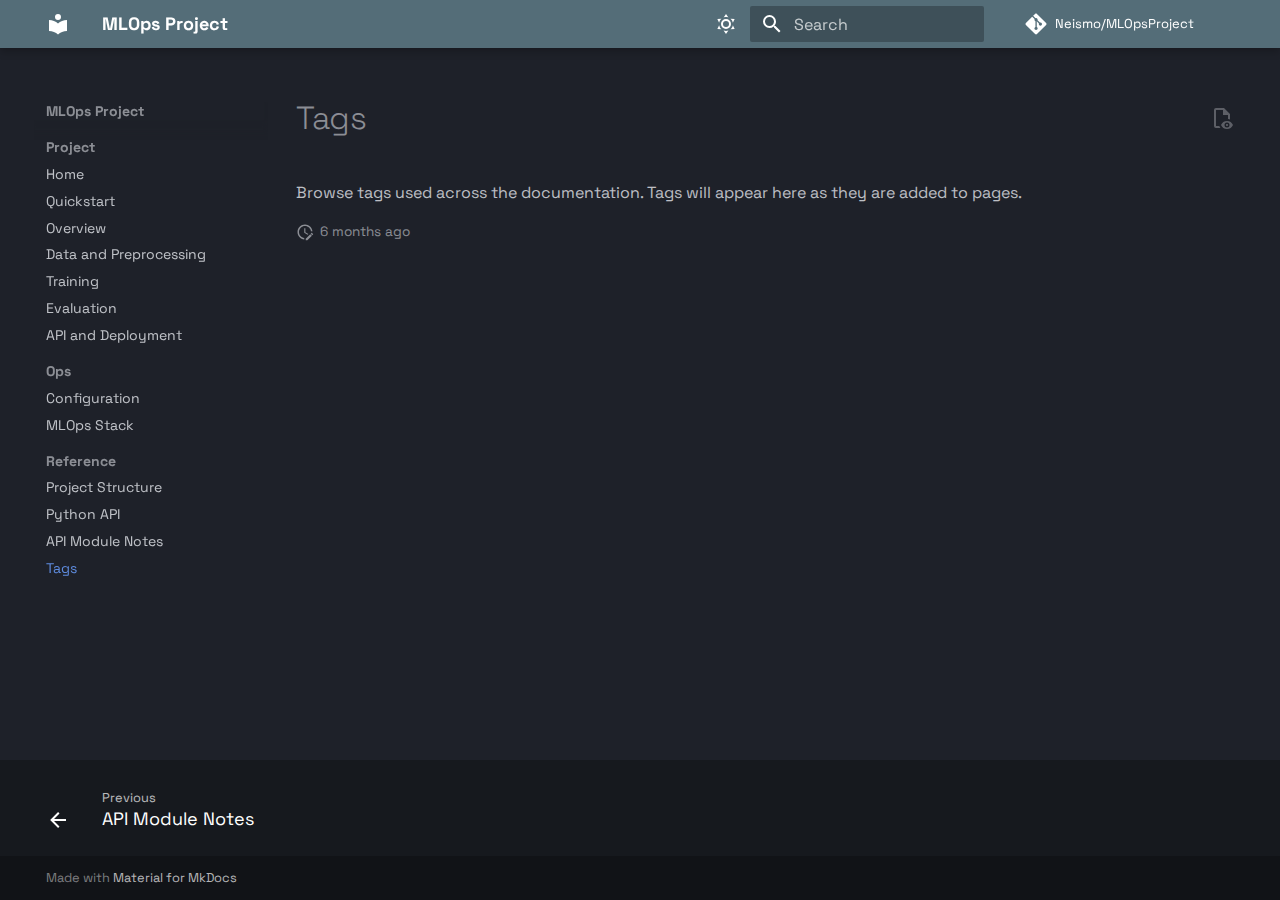
<file: tags/index.html>
<!doctype html><html lang=en class=no-js> <head><meta charset=utf-8><meta name=viewport content="width=device-width,initial-scale=1"><meta name=description content="Contrastive embeddings for arXiv papers with an end to end MLOps pipeline."><meta name=author content=DeepBois><link href=../reference/api/ rel=prev><link rel=icon href=../assets/images/favicon.png><meta name=generator content="mkdocs-1.6.1, mkdocs-material-9.7.1"><title>Tags - MLOps Project</title><link rel=stylesheet href=../assets/stylesheets/main.484c7ddc.min.css><link rel=stylesheet href=../assets/stylesheets/palette.ab4e12ef.min.css><link rel=preconnect href=https://fonts.gstatic.com crossorigin><link rel=stylesheet href="https://fonts.googleapis.com/css?family=Space+Grotesk:300,300i,400,400i,700,700i%7CIBM+Plex+Mono:400,400i,700,700i&display=fallback"><style>:root{--md-text-font:"Space Grotesk";--md-code-font:"IBM Plex Mono"}</style><link rel=stylesheet href=../assets/_mkdocstrings.css><link rel=stylesheet href=../css/timeago.css><link rel=stylesheet href=../stylesheets/extra.css><script>__md_scope=new URL("..",location),__md_hash=e=>[...e].reduce(((e,_)=>(e<<5)-e+_.charCodeAt(0)),0),__md_get=(e,_=localStorage,t=__md_scope)=>JSON.parse(_.getItem(t.pathname+"."+e)),__md_set=(e,_,t=localStorage,a=__md_scope)=>{try{t.setItem(a.pathname+"."+e,JSON.stringify(_))}catch(e){}}</script></head> <body dir=ltr data-md-color-scheme=slate data-md-color-primary=blue-grey data-md-color-accent=lime> <input class=md-toggle data-md-toggle=drawer type=checkbox id=__drawer autocomplete=off> <input class=md-toggle data-md-toggle=search type=checkbox id=__search autocomplete=off> <label class=md-overlay for=__drawer></label> <div data-md-component=skip> </div> <div data-md-component=announce> </div> <header class="md-header md-header--shadow" data-md-component=header> <nav class="md-header__inner md-grid" aria-label=Header> <a href=.. title="MLOps Project" class="md-header__button md-logo" aria-label="MLOps Project" data-md-component=logo> <svg xmlns=http://www.w3.org/2000/svg viewbox="0 0 24 24"><path d="M12 8a3 3 0 0 0 3-3 3 3 0 0 0-3-3 3 3 0 0 0-3 3 3 3 0 0 0 3 3m0 3.54C9.64 9.35 6.5 8 3 8v11c3.5 0 6.64 1.35 9 3.54 2.36-2.19 5.5-3.54 9-3.54V8c-3.5 0-6.64 1.35-9 3.54"/></svg> </a> <label class="md-header__button md-icon" for=__drawer> <svg xmlns=http://www.w3.org/2000/svg viewbox="0 0 24 24"><path d="M3 6h18v2H3zm0 5h18v2H3zm0 5h18v2H3z"/></svg> </label> <div class=md-header__title data-md-component=header-title> <div class=md-header__ellipsis> <div class=md-header__topic> <span class=md-ellipsis> MLOps Project </span> </div> <div class=md-header__topic data-md-component=header-topic> <span class=md-ellipsis> Tags </span> </div> </div> </div> <form class=md-header__option data-md-component=palette> <input class=md-option data-md-color-media data-md-color-scheme=slate data-md-color-primary=blue-grey data-md-color-accent=lime aria-label="Switch to light mode" type=radio name=__palette id=__palette_0> <label class="md-header__button md-icon" title="Switch to light mode" for=__palette_1 hidden> <svg xmlns=http://www.w3.org/2000/svg viewbox="0 0 24 24"><path d="M12 7a5 5 0 0 1 5 5 5 5 0 0 1-5 5 5 5 0 0 1-5-5 5 5 0 0 1 5-5m0 2a3 3 0 0 0-3 3 3 3 0 0 0 3 3 3 3 0 0 0 3-3 3 3 0 0 0-3-3m0-7 2.39 3.42C13.65 5.15 12.84 5 12 5s-1.65.15-2.39.42zM3.34 7l4.16-.35A7.2 7.2 0 0 0 5.94 8.5c-.44.74-.69 1.5-.83 2.29zm.02 10 1.76-3.77a7.131 7.131 0 0 0 2.38 4.14zM20.65 7l-1.77 3.79a7.02 7.02 0 0 0-2.38-4.15zm-.01 10-4.14.36c.59-.51 1.12-1.14 1.54-1.86.42-.73.69-1.5.83-2.29zM12 22l-2.41-3.44c.74.27 1.55.44 2.41.44.82 0 1.63-.17 2.37-.44z"/></svg> </label> <input class=md-option data-md-color-media data-md-color-scheme=default data-md-color-primary=blue-grey data-md-color-accent=lime aria-label="Switch to dark mode" type=radio name=__palette id=__palette_1> <label class="md-header__button md-icon" title="Switch to dark mode" for=__palette_0 hidden> <svg xmlns=http://www.w3.org/2000/svg viewbox="0 0 24 24"><path d="m17.75 4.09-2.53 1.94.91 3.06-2.63-1.81-2.63 1.81.91-3.06-2.53-1.94L12.44 4l1.06-3 1.06 3zm3.5 6.91-1.64 1.25.59 1.98-1.7-1.17-1.7 1.17.59-1.98L15.75 11l2.06-.05L18.5 9l.69 1.95zm-2.28 4.95c.83-.08 1.72 1.1 1.19 1.85-.32.45-.66.87-1.08 1.27C15.17 23 8.84 23 4.94 19.07c-3.91-3.9-3.91-10.24 0-14.14.4-.4.82-.76 1.27-1.08.75-.53 1.93.36 1.85 1.19-.27 2.86.69 5.83 2.89 8.02a9.96 9.96 0 0 0 8.02 2.89m-1.64 2.02a12.08 12.08 0 0 1-7.8-3.47c-2.17-2.19-3.33-5-3.49-7.82-2.81 3.14-2.7 7.96.31 10.98 3.02 3.01 7.84 3.12 10.98.31"/></svg> </label> </form> <script>var palette=__md_get("__palette");if(palette&&palette.color){if("(prefers-color-scheme)"===palette.color.media){var media=matchMedia("(prefers-color-scheme: light)"),input=document.querySelector(media.matches?"[data-md-color-media='(prefers-color-scheme: light)']":"[data-md-color-media='(prefers-color-scheme: dark)']");palette.color.media=input.getAttribute("data-md-color-media"),palette.color.scheme=input.getAttribute("data-md-color-scheme"),palette.color.primary=input.getAttribute("data-md-color-primary"),palette.color.accent=input.getAttribute("data-md-color-accent")}for(var[key,value]of Object.entries(palette.color))document.body.setAttribute("data-md-color-"+key,value)}</script> <label class="md-header__button md-icon" for=__search> <svg xmlns=http://www.w3.org/2000/svg viewbox="0 0 24 24"><path d="M9.5 3A6.5 6.5 0 0 1 16 9.5c0 1.61-.59 3.09-1.56 4.23l.27.27h.79l5 5-1.5 1.5-5-5v-.79l-.27-.27A6.52 6.52 0 0 1 9.5 16 6.5 6.5 0 0 1 3 9.5 6.5 6.5 0 0 1 9.5 3m0 2C7 5 5 7 5 9.5S7 14 9.5 14 14 12 14 9.5 12 5 9.5 5"/></svg> </label> <div class=md-search data-md-component=search role=dialog> <label class=md-search__overlay for=__search></label> <div class=md-search__inner role=search> <form class=md-search__form name=search> <input type=text class=md-search__input name=query aria-label=Search placeholder=Search autocapitalize=off autocorrect=off autocomplete=off spellcheck=false data-md-component=search-query required> <label class="md-search__icon md-icon" for=__search> <svg xmlns=http://www.w3.org/2000/svg viewbox="0 0 24 24"><path d="M9.5 3A6.5 6.5 0 0 1 16 9.5c0 1.61-.59 3.09-1.56 4.23l.27.27h.79l5 5-1.5 1.5-5-5v-.79l-.27-.27A6.52 6.52 0 0 1 9.5 16 6.5 6.5 0 0 1 3 9.5 6.5 6.5 0 0 1 9.5 3m0 2C7 5 5 7 5 9.5S7 14 9.5 14 14 12 14 9.5 12 5 9.5 5"/></svg> <svg xmlns=http://www.w3.org/2000/svg viewbox="0 0 24 24"><path d="M20 11v2H8l5.5 5.5-1.42 1.42L4.16 12l7.92-7.92L13.5 5.5 8 11z"/></svg> </label> <nav class=md-search__options aria-label=Search> <button type=reset class="md-search__icon md-icon" title=Clear aria-label=Clear tabindex=-1> <svg xmlns=http://www.w3.org/2000/svg viewbox="0 0 24 24"><path d="M19 6.41 17.59 5 12 10.59 6.41 5 5 6.41 10.59 12 5 17.59 6.41 19 12 13.41 17.59 19 19 17.59 13.41 12z"/></svg> </button> </nav> <div class=md-search__suggest data-md-component=search-suggest></div> </form> <div class=md-search__output> <div class=md-search__scrollwrap tabindex=0 data-md-scrollfix> <div class=md-search-result data-md-component=search-result> <div class=md-search-result__meta> Initializing search </div> <ol class=md-search-result__list role=presentation></ol> </div> </div> </div> </div> </div> <div class=md-header__source> <a href=https://github.com/Neismo/MLOpsProject title="Go to repository" class=md-source data-md-component=source> <div class="md-source__icon md-icon"> <svg xmlns=http://www.w3.org/2000/svg viewbox="0 0 448 512"><!-- Font Awesome Free 7.1.0 by @fontawesome - https://fontawesome.com License - https://fontawesome.com/license/free (Icons: CC BY 4.0, Fonts: SIL OFL 1.1, Code: MIT License) Copyright 2025 Fonticons, Inc.--><path d="M439.6 236.1 244 40.5c-5.4-5.5-12.8-8.5-20.4-8.5s-15 3-20.4 8.4L162.5 81l51.5 51.5c27.1-9.1 52.7 16.8 43.4 43.7l49.7 49.7c34.2-11.8 61.2 31 35.5 56.7-26.5 26.5-70.2-2.9-56-37.3L240.3 199v121.9c25.3 12.5 22.3 41.8 9.1 55-6.4 6.4-15.2 10.1-24.3 10.1s-17.8-3.6-24.3-10.1c-17.6-17.6-11.1-46.9 11.2-56v-123c-20.8-8.5-24.6-30.7-18.6-45L142.6 101 8.5 235.1C3 240.6 0 247.9 0 255.5s3 15 8.5 20.4l195.6 195.7c5.4 5.4 12.7 8.4 20.4 8.4s15-3 20.4-8.4l194.7-194.7c5.4-5.4 8.4-12.8 8.4-20.4s-3-15-8.4-20.4"/></svg> </div> <div class=md-source__repository> Neismo/MLOpsProject </div> </a> </div> </nav> </header> <div class=md-container data-md-component=container> <main class=md-main data-md-component=main> <div class="md-main__inner md-grid"> <div class="md-sidebar md-sidebar--primary" data-md-component=sidebar data-md-type=navigation> <div class=md-sidebar__scrollwrap> <div class=md-sidebar__inner> <nav class="md-nav md-nav--primary md-nav--integrated" aria-label=Navigation data-md-level=0> <label class=md-nav__title for=__drawer> <a href=.. title="MLOps Project" class="md-nav__button md-logo" aria-label="MLOps Project" data-md-component=logo> <svg xmlns=http://www.w3.org/2000/svg viewbox="0 0 24 24"><path d="M12 8a3 3 0 0 0 3-3 3 3 0 0 0-3-3 3 3 0 0 0-3 3 3 3 0 0 0 3 3m0 3.54C9.64 9.35 6.5 8 3 8v11c3.5 0 6.64 1.35 9 3.54 2.36-2.19 5.5-3.54 9-3.54V8c-3.5 0-6.64 1.35-9 3.54"/></svg> </a> MLOps Project </label> <div class=md-nav__source> <a href=https://github.com/Neismo/MLOpsProject title="Go to repository" class=md-source data-md-component=source> <div class="md-source__icon md-icon"> <svg xmlns=http://www.w3.org/2000/svg viewbox="0 0 448 512"><!-- Font Awesome Free 7.1.0 by @fontawesome - https://fontawesome.com License - https://fontawesome.com/license/free (Icons: CC BY 4.0, Fonts: SIL OFL 1.1, Code: MIT License) Copyright 2025 Fonticons, Inc.--><path d="M439.6 236.1 244 40.5c-5.4-5.5-12.8-8.5-20.4-8.5s-15 3-20.4 8.4L162.5 81l51.5 51.5c27.1-9.1 52.7 16.8 43.4 43.7l49.7 49.7c34.2-11.8 61.2 31 35.5 56.7-26.5 26.5-70.2-2.9-56-37.3L240.3 199v121.9c25.3 12.5 22.3 41.8 9.1 55-6.4 6.4-15.2 10.1-24.3 10.1s-17.8-3.6-24.3-10.1c-17.6-17.6-11.1-46.9 11.2-56v-123c-20.8-8.5-24.6-30.7-18.6-45L142.6 101 8.5 235.1C3 240.6 0 247.9 0 255.5s3 15 8.5 20.4l195.6 195.7c5.4 5.4 12.7 8.4 20.4 8.4s15-3 20.4-8.4l194.7-194.7c5.4-5.4 8.4-12.8 8.4-20.4s-3-15-8.4-20.4"/></svg> </div> <div class=md-source__repository> Neismo/MLOpsProject </div> </a> </div> <ul class=md-nav__list data-md-scrollfix> <li class="md-nav__item md-nav__item--section md-nav__item--nested"> <input class="md-nav__toggle md-toggle " type=checkbox id=__nav_1> <label class=md-nav__link for=__nav_1 id=__nav_1_label tabindex> <span class=md-ellipsis> Project </span> <span class="md-nav__icon md-icon"></span> </label> <nav class=md-nav data-md-level=1 aria-labelledby=__nav_1_label aria-expanded=false> <label class=md-nav__title for=__nav_1> <span class="md-nav__icon md-icon"></span> Project </label> <ul class=md-nav__list data-md-scrollfix> <li class=md-nav__item> <a href=.. class=md-nav__link> <span class=md-ellipsis> Home </span> </a> </li> <li class=md-nav__item> <a href=../quickstart/ class=md-nav__link> <span class=md-ellipsis> Quickstart </span> </a> </li> <li class=md-nav__item> <a href=../overview/ class=md-nav__link> <span class=md-ellipsis> Overview </span> </a> </li> <li class=md-nav__item> <a href=../data/ class=md-nav__link> <span class=md-ellipsis> Data and Preprocessing </span> </a> </li> <li class=md-nav__item> <a href=../training/ class=md-nav__link> <span class=md-ellipsis> Training </span> </a> </li> <li class=md-nav__item> <a href=../evaluation/ class=md-nav__link> <span class=md-ellipsis> Evaluation </span> </a> </li> <li class=md-nav__item> <a href=../api/ class=md-nav__link> <span class=md-ellipsis> API and Deployment </span> </a> </li> </ul> </nav> </li> <li class="md-nav__item md-nav__item--section md-nav__item--nested"> <input class="md-nav__toggle md-toggle " type=checkbox id=__nav_2> <label class=md-nav__link for=__nav_2 id=__nav_2_label tabindex> <span class=md-ellipsis> Ops </span> <span class="md-nav__icon md-icon"></span> </label> <nav class=md-nav data-md-level=1 aria-labelledby=__nav_2_label aria-expanded=false> <label class=md-nav__title for=__nav_2> <span class="md-nav__icon md-icon"></span> Ops </label> <ul class=md-nav__list data-md-scrollfix> <li class=md-nav__item> <a href=../configuration/ class=md-nav__link> <span class=md-ellipsis> Configuration </span> </a> </li> <li class=md-nav__item> <a href=../ops/ class=md-nav__link> <span class=md-ellipsis> MLOps Stack </span> </a> </li> </ul> </nav> </li> <li class="md-nav__item md-nav__item--active md-nav__item--section md-nav__item--nested"> <input class="md-nav__toggle md-toggle " type=checkbox id=__nav_3 checked> <label class=md-nav__link for=__nav_3 id=__nav_3_label tabindex> <span class=md-ellipsis> Reference </span> <span class="md-nav__icon md-icon"></span> </label> <nav class=md-nav data-md-level=1 aria-labelledby=__nav_3_label aria-expanded=true> <label class=md-nav__title for=__nav_3> <span class="md-nav__icon md-icon"></span> Reference </label> <ul class=md-nav__list data-md-scrollfix> <li class=md-nav__item> <a href=../project-structure/ class=md-nav__link> <span class=md-ellipsis> Project Structure </span> </a> </li> <li class=md-nav__item> <a href=../reference/ class=md-nav__link> <span class=md-ellipsis> Python API </span> </a> </li> <li class=md-nav__item> <a href=../reference/api/ class=md-nav__link> <span class=md-ellipsis> API Module Notes </span> </a> </li> <li class="md-nav__item md-nav__item--active"> <input class="md-nav__toggle md-toggle" type=checkbox id=__toc> <a href=./ class="md-nav__link md-nav__link--active"> <span class=md-ellipsis> Tags </span> </a> </li> </ul> </nav> </li> </ul> </nav> </div> </div> </div> <div class=md-content data-md-component=content> <article class="md-content__inner md-typeset"> <a href=https://github.com/Neismo/MLOpsProject/raw/master/docs/source/tags.md title="View source of this page" class="md-content__button md-icon"> <svg xmlns=http://www.w3.org/2000/svg viewbox="0 0 24 24"><path d="M17 18c.56 0 1 .44 1 1s-.44 1-1 1-1-.44-1-1 .44-1 1-1m0-3c-2.73 0-5.06 1.66-6 4 .94 2.34 3.27 4 6 4s5.06-1.66 6-4c-.94-2.34-3.27-4-6-4m0 6.5a2.5 2.5 0 0 1-2.5-2.5 2.5 2.5 0 0 1 2.5-2.5 2.5 2.5 0 0 1 2.5 2.5 2.5 2.5 0 0 1-2.5 2.5M9.27 20H6V4h7v5h5v4.07c.7.08 1.36.25 2 .49V8l-6-6H6a2 2 0 0 0-2 2v16a2 2 0 0 0 2 2h4.5a8.2 8.2 0 0 1-1.23-2"/></svg> </a> <h1 id=tags>Tags<a class=headerlink href=#tags title="Permanent link">&para;</a></h1> <p>Browse tags used across the documentation. Tags will appear here as they are added to pages.</p> <aside class=md-source-file> <span class=md-source-file__fact> <span class=md-icon title="Last update"> <svg xmlns=http://www.w3.org/2000/svg viewbox="0 0 24 24"><path d="M21 13.1c-.1 0-.3.1-.4.2l-1 1 2.1 2.1 1-1c.2-.2.2-.6 0-.8l-1.3-1.3c-.1-.1-.2-.2-.4-.2m-1.9 1.8-6.1 6V23h2.1l6.1-6.1zM12.5 7v5.2l4 2.4-1 1L11 13V7zM11 21.9c-5.1-.5-9-4.8-9-9.9C2 6.5 6.5 2 12 2c5.3 0 9.6 4.1 10 9.3-.3-.1-.6-.2-1-.2s-.7.1-1 .2C19.6 7.2 16.2 4 12 4c-4.4 0-8 3.6-8 8 0 4.1 3.1 7.5 7.1 7.9l-.1.2z"/></svg> </span> <span class="git-revision-date-localized-plugin git-revision-date-localized-plugin-timeago" title="January 22, 2026 17:13:22 UTC"><span class=timeago datetime=2026-01-22T17:13:22+00:00 locale=en></span></span><span class="git-revision-date-localized-plugin git-revision-date-localized-plugin-iso_date" title="January 22, 2026 17:13:22 UTC">2026-01-22</span> </span> </aside> </article> </div> <script>var tabs=__md_get("__tabs");if(Array.isArray(tabs))e:for(var set of document.querySelectorAll(".tabbed-set")){var labels=set.querySelector(".tabbed-labels");for(var tab of tabs)for(var label of labels.getElementsByTagName("label"))if(label.innerText.trim()===tab){var input=document.getElementById(label.htmlFor);input.checked=!0;continue e}}</script> <script>var target=document.getElementById(location.hash.slice(1));target&&target.name&&(target.checked=target.name.startsWith("__tabbed_"))</script> </div> <button type=button class="md-top md-icon" data-md-component=top hidden> <svg xmlns=http://www.w3.org/2000/svg viewbox="0 0 24 24"><path d="M13 20h-2V8l-5.5 5.5-1.42-1.42L12 4.16l7.92 7.92-1.42 1.42L13 8z"/></svg> Back to top </button> </main> <footer class=md-footer> <nav class="md-footer__inner md-grid" aria-label=Footer> <a href=../reference/api/ class="md-footer__link md-footer__link--prev" aria-label="Previous: API Module Notes"> <div class="md-footer__button md-icon"> <svg xmlns=http://www.w3.org/2000/svg viewbox="0 0 24 24"><path d="M20 11v2H8l5.5 5.5-1.42 1.42L4.16 12l7.92-7.92L13.5 5.5 8 11z"/></svg> </div> <div class=md-footer__title> <span class=md-footer__direction> Previous </span> <div class=md-ellipsis> API Module Notes </div> </div> </a> </nav> <div class="md-footer-meta md-typeset"> <div class="md-footer-meta__inner md-grid"> <div class=md-copyright> Made with <a href=https://squidfunk.github.io/mkdocs-material/ target=_blank rel=noopener> Material for MkDocs </a> </div> </div> </div> </footer> </div> <div class=md-dialog data-md-component=dialog> <div class="md-dialog__inner md-typeset"></div> </div> <div class=md-progress data-md-component=progress role=progressbar></div> <script id=__config type=application/json>{"annotate": null, "base": "..", "features": ["navigation.instant", "navigation.instant.progress", "navigation.sections", "navigation.footer", "navigation.top", "navigation.tracking", "toc.integrate", "content.action.view", "search.suggest", "content.code.copy", "content.code.annotate", "content.tabs.link"], "search": "../assets/javascripts/workers/search.2c215733.min.js", "tags": null, "translations": {"clipboard.copied": "Copied to clipboard", "clipboard.copy": "Copy to clipboard", "search.result.more.one": "1 more on this page", "search.result.more.other": "# more on this page", "search.result.none": "No matching documents", "search.result.one": "1 matching document", "search.result.other": "# matching documents", "search.result.placeholder": "Type to start searching", "search.result.term.missing": "Missing", "select.version": "Select version"}, "version": null}</script> <script src=../assets/javascripts/bundle.79ae519e.min.js></script> <script src=../js/timeago.min.js></script> <script src=../js/timeago_mkdocs_material.js></script> </body> </html>
</file>
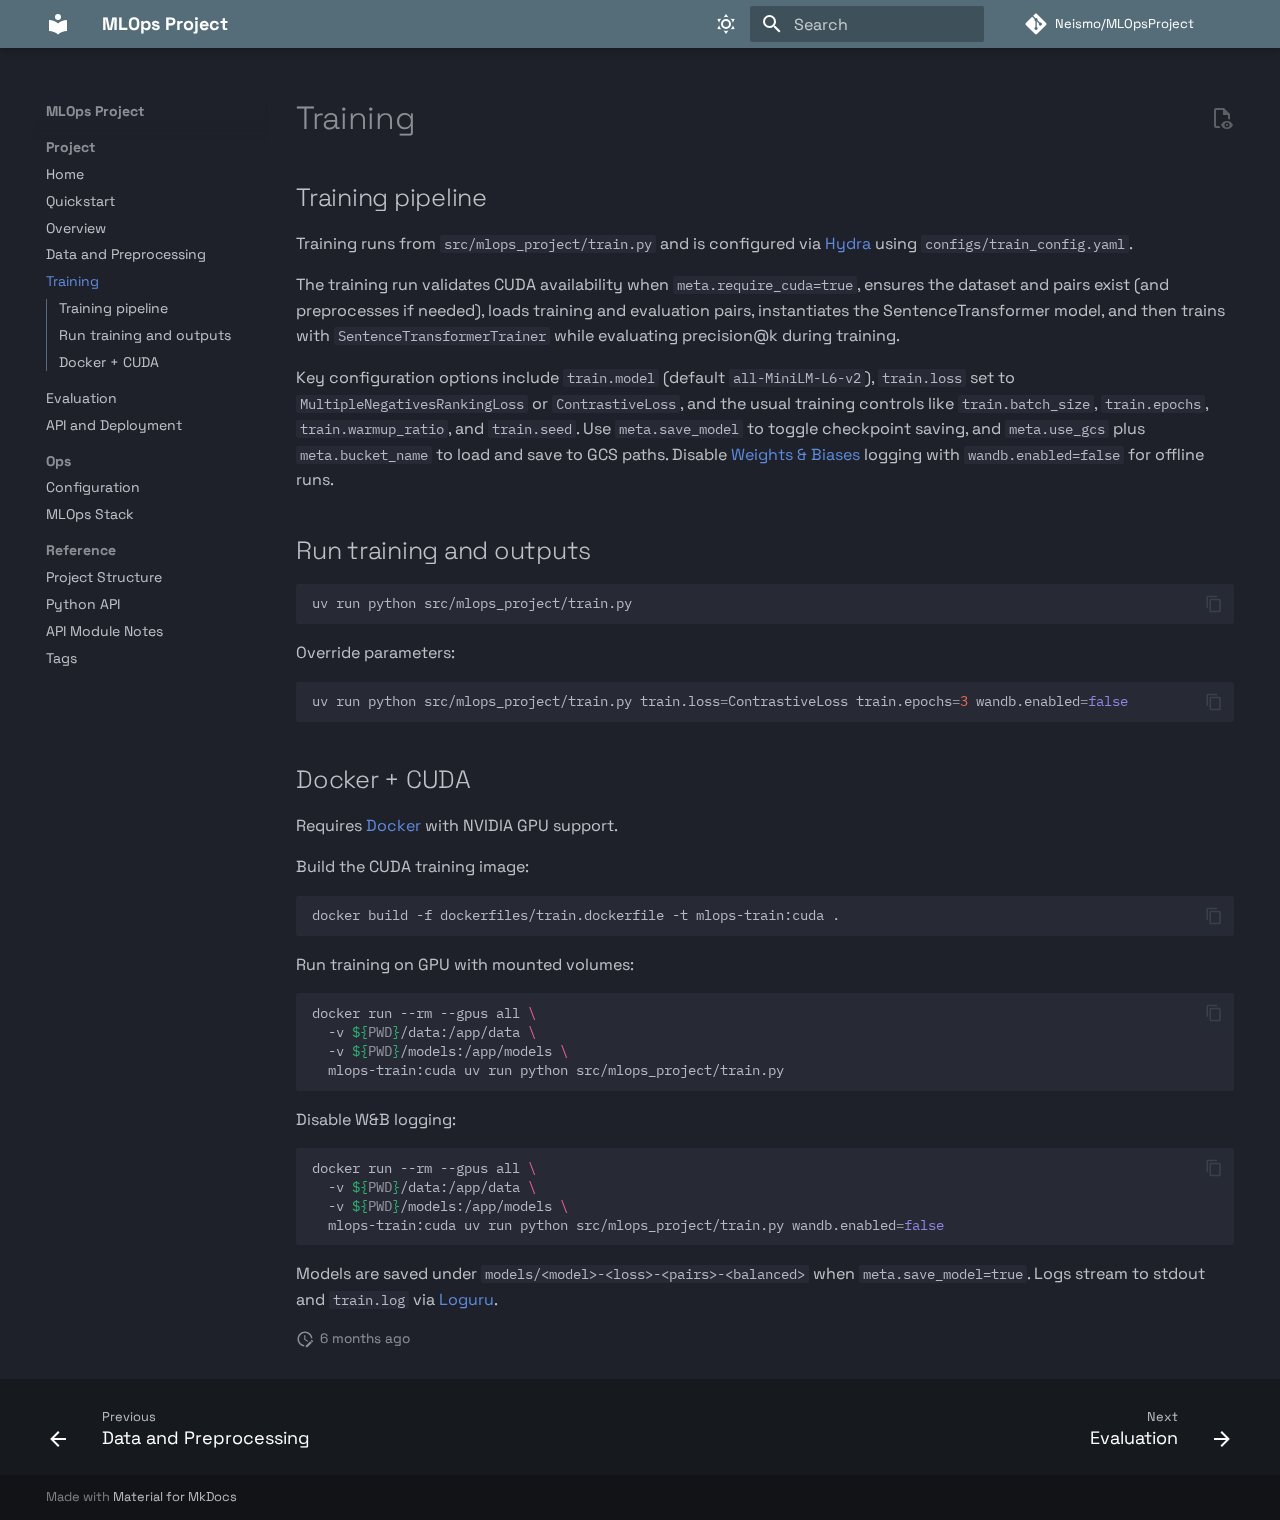
<file: training/index.html>
<!doctype html><html lang=en class=no-js> <head><meta charset=utf-8><meta name=viewport content="width=device-width,initial-scale=1"><meta name=description content="Contrastive embeddings for arXiv papers with an end to end MLOps pipeline."><meta name=author content=DeepBois><link href=../data/ rel=prev><link href=../evaluation/ rel=next><link rel=icon href=../assets/images/favicon.png><meta name=generator content="mkdocs-1.6.1, mkdocs-material-9.7.1"><title>Training - MLOps Project</title><link rel=stylesheet href=../assets/stylesheets/main.484c7ddc.min.css><link rel=stylesheet href=../assets/stylesheets/palette.ab4e12ef.min.css><link rel=preconnect href=https://fonts.gstatic.com crossorigin><link rel=stylesheet href="https://fonts.googleapis.com/css?family=Space+Grotesk:300,300i,400,400i,700,700i%7CIBM+Plex+Mono:400,400i,700,700i&display=fallback"><style>:root{--md-text-font:"Space Grotesk";--md-code-font:"IBM Plex Mono"}</style><link rel=stylesheet href=../assets/_mkdocstrings.css><link rel=stylesheet href=../css/timeago.css><link rel=stylesheet href=../stylesheets/extra.css><script>__md_scope=new URL("..",location),__md_hash=e=>[...e].reduce(((e,_)=>(e<<5)-e+_.charCodeAt(0)),0),__md_get=(e,_=localStorage,t=__md_scope)=>JSON.parse(_.getItem(t.pathname+"."+e)),__md_set=(e,_,t=localStorage,a=__md_scope)=>{try{t.setItem(a.pathname+"."+e,JSON.stringify(_))}catch(e){}}</script></head> <body dir=ltr data-md-color-scheme=slate data-md-color-primary=blue-grey data-md-color-accent=lime> <input class=md-toggle data-md-toggle=drawer type=checkbox id=__drawer autocomplete=off> <input class=md-toggle data-md-toggle=search type=checkbox id=__search autocomplete=off> <label class=md-overlay for=__drawer></label> <div data-md-component=skip> <a href=#training-pipeline class=md-skip> Skip to content </a> </div> <div data-md-component=announce> </div> <header class="md-header md-header--shadow" data-md-component=header> <nav class="md-header__inner md-grid" aria-label=Header> <a href=.. title="MLOps Project" class="md-header__button md-logo" aria-label="MLOps Project" data-md-component=logo> <svg xmlns=http://www.w3.org/2000/svg viewbox="0 0 24 24"><path d="M12 8a3 3 0 0 0 3-3 3 3 0 0 0-3-3 3 3 0 0 0-3 3 3 3 0 0 0 3 3m0 3.54C9.64 9.35 6.5 8 3 8v11c3.5 0 6.64 1.35 9 3.54 2.36-2.19 5.5-3.54 9-3.54V8c-3.5 0-6.64 1.35-9 3.54"/></svg> </a> <label class="md-header__button md-icon" for=__drawer> <svg xmlns=http://www.w3.org/2000/svg viewbox="0 0 24 24"><path d="M3 6h18v2H3zm0 5h18v2H3zm0 5h18v2H3z"/></svg> </label> <div class=md-header__title data-md-component=header-title> <div class=md-header__ellipsis> <div class=md-header__topic> <span class=md-ellipsis> MLOps Project </span> </div> <div class=md-header__topic data-md-component=header-topic> <span class=md-ellipsis> Training </span> </div> </div> </div> <form class=md-header__option data-md-component=palette> <input class=md-option data-md-color-media data-md-color-scheme=slate data-md-color-primary=blue-grey data-md-color-accent=lime aria-label="Switch to light mode" type=radio name=__palette id=__palette_0> <label class="md-header__button md-icon" title="Switch to light mode" for=__palette_1 hidden> <svg xmlns=http://www.w3.org/2000/svg viewbox="0 0 24 24"><path d="M12 7a5 5 0 0 1 5 5 5 5 0 0 1-5 5 5 5 0 0 1-5-5 5 5 0 0 1 5-5m0 2a3 3 0 0 0-3 3 3 3 0 0 0 3 3 3 3 0 0 0 3-3 3 3 0 0 0-3-3m0-7 2.39 3.42C13.65 5.15 12.84 5 12 5s-1.65.15-2.39.42zM3.34 7l4.16-.35A7.2 7.2 0 0 0 5.94 8.5c-.44.74-.69 1.5-.83 2.29zm.02 10 1.76-3.77a7.131 7.131 0 0 0 2.38 4.14zM20.65 7l-1.77 3.79a7.02 7.02 0 0 0-2.38-4.15zm-.01 10-4.14.36c.59-.51 1.12-1.14 1.54-1.86.42-.73.69-1.5.83-2.29zM12 22l-2.41-3.44c.74.27 1.55.44 2.41.44.82 0 1.63-.17 2.37-.44z"/></svg> </label> <input class=md-option data-md-color-media data-md-color-scheme=default data-md-color-primary=blue-grey data-md-color-accent=lime aria-label="Switch to dark mode" type=radio name=__palette id=__palette_1> <label class="md-header__button md-icon" title="Switch to dark mode" for=__palette_0 hidden> <svg xmlns=http://www.w3.org/2000/svg viewbox="0 0 24 24"><path d="m17.75 4.09-2.53 1.94.91 3.06-2.63-1.81-2.63 1.81.91-3.06-2.53-1.94L12.44 4l1.06-3 1.06 3zm3.5 6.91-1.64 1.25.59 1.98-1.7-1.17-1.7 1.17.59-1.98L15.75 11l2.06-.05L18.5 9l.69 1.95zm-2.28 4.95c.83-.08 1.72 1.1 1.19 1.85-.32.45-.66.87-1.08 1.27C15.17 23 8.84 23 4.94 19.07c-3.91-3.9-3.91-10.24 0-14.14.4-.4.82-.76 1.27-1.08.75-.53 1.93.36 1.85 1.19-.27 2.86.69 5.83 2.89 8.02a9.96 9.96 0 0 0 8.02 2.89m-1.64 2.02a12.08 12.08 0 0 1-7.8-3.47c-2.17-2.19-3.33-5-3.49-7.82-2.81 3.14-2.7 7.96.31 10.98 3.02 3.01 7.84 3.12 10.98.31"/></svg> </label> </form> <script>var palette=__md_get("__palette");if(palette&&palette.color){if("(prefers-color-scheme)"===palette.color.media){var media=matchMedia("(prefers-color-scheme: light)"),input=document.querySelector(media.matches?"[data-md-color-media='(prefers-color-scheme: light)']":"[data-md-color-media='(prefers-color-scheme: dark)']");palette.color.media=input.getAttribute("data-md-color-media"),palette.color.scheme=input.getAttribute("data-md-color-scheme"),palette.color.primary=input.getAttribute("data-md-color-primary"),palette.color.accent=input.getAttribute("data-md-color-accent")}for(var[key,value]of Object.entries(palette.color))document.body.setAttribute("data-md-color-"+key,value)}</script> <label class="md-header__button md-icon" for=__search> <svg xmlns=http://www.w3.org/2000/svg viewbox="0 0 24 24"><path d="M9.5 3A6.5 6.5 0 0 1 16 9.5c0 1.61-.59 3.09-1.56 4.23l.27.27h.79l5 5-1.5 1.5-5-5v-.79l-.27-.27A6.52 6.52 0 0 1 9.5 16 6.5 6.5 0 0 1 3 9.5 6.5 6.5 0 0 1 9.5 3m0 2C7 5 5 7 5 9.5S7 14 9.5 14 14 12 14 9.5 12 5 9.5 5"/></svg> </label> <div class=md-search data-md-component=search role=dialog> <label class=md-search__overlay for=__search></label> <div class=md-search__inner role=search> <form class=md-search__form name=search> <input type=text class=md-search__input name=query aria-label=Search placeholder=Search autocapitalize=off autocorrect=off autocomplete=off spellcheck=false data-md-component=search-query required> <label class="md-search__icon md-icon" for=__search> <svg xmlns=http://www.w3.org/2000/svg viewbox="0 0 24 24"><path d="M9.5 3A6.5 6.5 0 0 1 16 9.5c0 1.61-.59 3.09-1.56 4.23l.27.27h.79l5 5-1.5 1.5-5-5v-.79l-.27-.27A6.52 6.52 0 0 1 9.5 16 6.5 6.5 0 0 1 3 9.5 6.5 6.5 0 0 1 9.5 3m0 2C7 5 5 7 5 9.5S7 14 9.5 14 14 12 14 9.5 12 5 9.5 5"/></svg> <svg xmlns=http://www.w3.org/2000/svg viewbox="0 0 24 24"><path d="M20 11v2H8l5.5 5.5-1.42 1.42L4.16 12l7.92-7.92L13.5 5.5 8 11z"/></svg> </label> <nav class=md-search__options aria-label=Search> <button type=reset class="md-search__icon md-icon" title=Clear aria-label=Clear tabindex=-1> <svg xmlns=http://www.w3.org/2000/svg viewbox="0 0 24 24"><path d="M19 6.41 17.59 5 12 10.59 6.41 5 5 6.41 10.59 12 5 17.59 6.41 19 12 13.41 17.59 19 19 17.59 13.41 12z"/></svg> </button> </nav> <div class=md-search__suggest data-md-component=search-suggest></div> </form> <div class=md-search__output> <div class=md-search__scrollwrap tabindex=0 data-md-scrollfix> <div class=md-search-result data-md-component=search-result> <div class=md-search-result__meta> Initializing search </div> <ol class=md-search-result__list role=presentation></ol> </div> </div> </div> </div> </div> <div class=md-header__source> <a href=https://github.com/Neismo/MLOpsProject title="Go to repository" class=md-source data-md-component=source> <div class="md-source__icon md-icon"> <svg xmlns=http://www.w3.org/2000/svg viewbox="0 0 448 512"><!-- Font Awesome Free 7.1.0 by @fontawesome - https://fontawesome.com License - https://fontawesome.com/license/free (Icons: CC BY 4.0, Fonts: SIL OFL 1.1, Code: MIT License) Copyright 2025 Fonticons, Inc.--><path d="M439.6 236.1 244 40.5c-5.4-5.5-12.8-8.5-20.4-8.5s-15 3-20.4 8.4L162.5 81l51.5 51.5c27.1-9.1 52.7 16.8 43.4 43.7l49.7 49.7c34.2-11.8 61.2 31 35.5 56.7-26.5 26.5-70.2-2.9-56-37.3L240.3 199v121.9c25.3 12.5 22.3 41.8 9.1 55-6.4 6.4-15.2 10.1-24.3 10.1s-17.8-3.6-24.3-10.1c-17.6-17.6-11.1-46.9 11.2-56v-123c-20.8-8.5-24.6-30.7-18.6-45L142.6 101 8.5 235.1C3 240.6 0 247.9 0 255.5s3 15 8.5 20.4l195.6 195.7c5.4 5.4 12.7 8.4 20.4 8.4s15-3 20.4-8.4l194.7-194.7c5.4-5.4 8.4-12.8 8.4-20.4s-3-15-8.4-20.4"/></svg> </div> <div class=md-source__repository> Neismo/MLOpsProject </div> </a> </div> </nav> </header> <div class=md-container data-md-component=container> <main class=md-main data-md-component=main> <div class="md-main__inner md-grid"> <div class="md-sidebar md-sidebar--primary" data-md-component=sidebar data-md-type=navigation> <div class=md-sidebar__scrollwrap> <div class=md-sidebar__inner> <nav class="md-nav md-nav--primary md-nav--integrated" aria-label=Navigation data-md-level=0> <label class=md-nav__title for=__drawer> <a href=.. title="MLOps Project" class="md-nav__button md-logo" aria-label="MLOps Project" data-md-component=logo> <svg xmlns=http://www.w3.org/2000/svg viewbox="0 0 24 24"><path d="M12 8a3 3 0 0 0 3-3 3 3 0 0 0-3-3 3 3 0 0 0-3 3 3 3 0 0 0 3 3m0 3.54C9.64 9.35 6.5 8 3 8v11c3.5 0 6.64 1.35 9 3.54 2.36-2.19 5.5-3.54 9-3.54V8c-3.5 0-6.64 1.35-9 3.54"/></svg> </a> MLOps Project </label> <div class=md-nav__source> <a href=https://github.com/Neismo/MLOpsProject title="Go to repository" class=md-source data-md-component=source> <div class="md-source__icon md-icon"> <svg xmlns=http://www.w3.org/2000/svg viewbox="0 0 448 512"><!-- Font Awesome Free 7.1.0 by @fontawesome - https://fontawesome.com License - https://fontawesome.com/license/free (Icons: CC BY 4.0, Fonts: SIL OFL 1.1, Code: MIT License) Copyright 2025 Fonticons, Inc.--><path d="M439.6 236.1 244 40.5c-5.4-5.5-12.8-8.5-20.4-8.5s-15 3-20.4 8.4L162.5 81l51.5 51.5c27.1-9.1 52.7 16.8 43.4 43.7l49.7 49.7c34.2-11.8 61.2 31 35.5 56.7-26.5 26.5-70.2-2.9-56-37.3L240.3 199v121.9c25.3 12.5 22.3 41.8 9.1 55-6.4 6.4-15.2 10.1-24.3 10.1s-17.8-3.6-24.3-10.1c-17.6-17.6-11.1-46.9 11.2-56v-123c-20.8-8.5-24.6-30.7-18.6-45L142.6 101 8.5 235.1C3 240.6 0 247.9 0 255.5s3 15 8.5 20.4l195.6 195.7c5.4 5.4 12.7 8.4 20.4 8.4s15-3 20.4-8.4l194.7-194.7c5.4-5.4 8.4-12.8 8.4-20.4s-3-15-8.4-20.4"/></svg> </div> <div class=md-source__repository> Neismo/MLOpsProject </div> </a> </div> <ul class=md-nav__list data-md-scrollfix> <li class="md-nav__item md-nav__item--active md-nav__item--section md-nav__item--nested"> <input class="md-nav__toggle md-toggle " type=checkbox id=__nav_1 checked> <label class=md-nav__link for=__nav_1 id=__nav_1_label tabindex> <span class=md-ellipsis> Project </span> <span class="md-nav__icon md-icon"></span> </label> <nav class=md-nav data-md-level=1 aria-labelledby=__nav_1_label aria-expanded=true> <label class=md-nav__title for=__nav_1> <span class="md-nav__icon md-icon"></span> Project </label> <ul class=md-nav__list data-md-scrollfix> <li class=md-nav__item> <a href=.. class=md-nav__link> <span class=md-ellipsis> Home </span> </a> </li> <li class=md-nav__item> <a href=../quickstart/ class=md-nav__link> <span class=md-ellipsis> Quickstart </span> </a> </li> <li class=md-nav__item> <a href=../overview/ class=md-nav__link> <span class=md-ellipsis> Overview </span> </a> </li> <li class=md-nav__item> <a href=../data/ class=md-nav__link> <span class=md-ellipsis> Data and Preprocessing </span> </a> </li> <li class="md-nav__item md-nav__item--active"> <input class="md-nav__toggle md-toggle" type=checkbox id=__toc> <label class="md-nav__link md-nav__link--active" for=__toc> <span class=md-ellipsis> Training </span> <span class="md-nav__icon md-icon"></span> </label> <a href=./ class="md-nav__link md-nav__link--active"> <span class=md-ellipsis> Training </span> </a> <nav class="md-nav md-nav--secondary" aria-label="Table of contents"> <label class=md-nav__title for=__toc> <span class="md-nav__icon md-icon"></span> Table of contents </label> <ul class=md-nav__list data-md-component=toc data-md-scrollfix> <li class=md-nav__item> <a href=#training-pipeline class=md-nav__link> <span class=md-ellipsis> Training pipeline </span> </a> </li> <li class=md-nav__item> <a href=#run-training-and-outputs class=md-nav__link> <span class=md-ellipsis> Run training and outputs </span> </a> </li> <li class=md-nav__item> <a href=#docker-cuda class=md-nav__link> <span class=md-ellipsis> Docker + CUDA </span> </a> </li> </ul> </nav> </li> <li class=md-nav__item> <a href=../evaluation/ class=md-nav__link> <span class=md-ellipsis> Evaluation </span> </a> </li> <li class=md-nav__item> <a href=../api/ class=md-nav__link> <span class=md-ellipsis> API and Deployment </span> </a> </li> </ul> </nav> </li> <li class="md-nav__item md-nav__item--section md-nav__item--nested"> <input class="md-nav__toggle md-toggle " type=checkbox id=__nav_2> <label class=md-nav__link for=__nav_2 id=__nav_2_label tabindex> <span class=md-ellipsis> Ops </span> <span class="md-nav__icon md-icon"></span> </label> <nav class=md-nav data-md-level=1 aria-labelledby=__nav_2_label aria-expanded=false> <label class=md-nav__title for=__nav_2> <span class="md-nav__icon md-icon"></span> Ops </label> <ul class=md-nav__list data-md-scrollfix> <li class=md-nav__item> <a href=../configuration/ class=md-nav__link> <span class=md-ellipsis> Configuration </span> </a> </li> <li class=md-nav__item> <a href=../ops/ class=md-nav__link> <span class=md-ellipsis> MLOps Stack </span> </a> </li> </ul> </nav> </li> <li class="md-nav__item md-nav__item--section md-nav__item--nested"> <input class="md-nav__toggle md-toggle " type=checkbox id=__nav_3> <label class=md-nav__link for=__nav_3 id=__nav_3_label tabindex> <span class=md-ellipsis> Reference </span> <span class="md-nav__icon md-icon"></span> </label> <nav class=md-nav data-md-level=1 aria-labelledby=__nav_3_label aria-expanded=false> <label class=md-nav__title for=__nav_3> <span class="md-nav__icon md-icon"></span> Reference </label> <ul class=md-nav__list data-md-scrollfix> <li class=md-nav__item> <a href=../project-structure/ class=md-nav__link> <span class=md-ellipsis> Project Structure </span> </a> </li> <li class=md-nav__item> <a href=../reference/ class=md-nav__link> <span class=md-ellipsis> Python API </span> </a> </li> <li class=md-nav__item> <a href=../reference/api/ class=md-nav__link> <span class=md-ellipsis> API Module Notes </span> </a> </li> <li class=md-nav__item> <a href=../tags/ class=md-nav__link> <span class=md-ellipsis> Tags </span> </a> </li> </ul> </nav> </li> </ul> </nav> </div> </div> </div> <div class=md-content data-md-component=content> <article class="md-content__inner md-typeset"> <a href=https://github.com/Neismo/MLOpsProject/raw/master/docs/source/training.md title="View source of this page" class="md-content__button md-icon"> <svg xmlns=http://www.w3.org/2000/svg viewbox="0 0 24 24"><path d="M17 18c.56 0 1 .44 1 1s-.44 1-1 1-1-.44-1-1 .44-1 1-1m0-3c-2.73 0-5.06 1.66-6 4 .94 2.34 3.27 4 6 4s5.06-1.66 6-4c-.94-2.34-3.27-4-6-4m0 6.5a2.5 2.5 0 0 1-2.5-2.5 2.5 2.5 0 0 1 2.5-2.5 2.5 2.5 0 0 1 2.5 2.5 2.5 2.5 0 0 1-2.5 2.5M9.27 20H6V4h7v5h5v4.07c.7.08 1.36.25 2 .49V8l-6-6H6a2 2 0 0 0-2 2v16a2 2 0 0 0 2 2h4.5a8.2 8.2 0 0 1-1.23-2"/></svg> </a> <h1 id=training>Training<a class=headerlink href=#training title="Permanent link">&para;</a></h1> <h2 id=training-pipeline>Training pipeline<a class=headerlink href=#training-pipeline title="Permanent link">&para;</a></h2> <p>Training runs from <code>src/mlops_project/train.py</code> and is configured via <a href=https://hydra.cc/docs/intro/ >Hydra</a> using <code>configs/train_config.yaml</code>.</p> <p>The training run validates CUDA availability when <code>meta.require_cuda=true</code>, ensures the dataset and pairs exist (and preprocesses if needed), loads training and evaluation pairs, instantiates the SentenceTransformer model, and then trains with <code>SentenceTransformerTrainer</code> while evaluating precision@k during training.</p> <p>Key configuration options include <code>train.model</code> (default <code>all-MiniLM-L6-v2</code>), <code>train.loss</code> set to <code>MultipleNegativesRankingLoss</code> or <code>ContrastiveLoss</code>, and the usual training controls like <code>train.batch_size</code>, <code>train.epochs</code>, <code>train.warmup_ratio</code>, and <code>train.seed</code>. Use <code>meta.save_model</code> to toggle checkpoint saving, and <code>meta.use_gcs</code> plus <code>meta.bucket_name</code> to load and save to GCS paths. Disable <a href=https://docs.wandb.ai/ >Weights &amp; Biases</a> logging with <code>wandb.enabled=false</code> for offline runs.</p> <h2 id=run-training-and-outputs>Run training and outputs<a class=headerlink href=#run-training-and-outputs title="Permanent link">&para;</a></h2> <div class=highlight><pre><span></span><code><span id=__span-0-1><a id=__codelineno-0-1 name=__codelineno-0-1 href=#__codelineno-0-1></a>uv<span class=w> </span>run<span class=w> </span>python<span class=w> </span>src/mlops_project/train.py
</span></code></pre></div> <p>Override parameters: <div class=highlight><pre><span></span><code><span id=__span-1-1><a id=__codelineno-1-1 name=__codelineno-1-1 href=#__codelineno-1-1></a>uv<span class=w> </span>run<span class=w> </span>python<span class=w> </span>src/mlops_project/train.py<span class=w> </span>train.loss<span class=o>=</span>ContrastiveLoss<span class=w> </span>train.epochs<span class=o>=</span><span class=m>3</span><span class=w> </span>wandb.enabled<span class=o>=</span><span class=nb>false</span>
</span></code></pre></div></p> <h2 id=docker-cuda>Docker + CUDA<a class=headerlink href=#docker-cuda title="Permanent link">&para;</a></h2> <p>Requires <a href=https://docs.docker.com/ >Docker</a> with NVIDIA GPU support.</p> <p>Build the CUDA training image: <div class=highlight><pre><span></span><code><span id=__span-2-1><a id=__codelineno-2-1 name=__codelineno-2-1 href=#__codelineno-2-1></a>docker<span class=w> </span>build<span class=w> </span>-f<span class=w> </span>dockerfiles/train.dockerfile<span class=w> </span>-t<span class=w> </span>mlops-train:cuda<span class=w> </span>.
</span></code></pre></div></p> <p>Run training on GPU with mounted volumes: <div class=highlight><pre><span></span><code><span id=__span-3-1><a id=__codelineno-3-1 name=__codelineno-3-1 href=#__codelineno-3-1></a>docker<span class=w> </span>run<span class=w> </span>--rm<span class=w> </span>--gpus<span class=w> </span>all<span class=w> </span><span class=se>\</span>
</span><span id=__span-3-2><a id=__codelineno-3-2 name=__codelineno-3-2 href=#__codelineno-3-2></a><span class=w>  </span>-v<span class=w> </span><span class=si>${</span><span class=nv>PWD</span><span class=si>}</span>/data:/app/data<span class=w> </span><span class=se>\</span>
</span><span id=__span-3-3><a id=__codelineno-3-3 name=__codelineno-3-3 href=#__codelineno-3-3></a><span class=w>  </span>-v<span class=w> </span><span class=si>${</span><span class=nv>PWD</span><span class=si>}</span>/models:/app/models<span class=w> </span><span class=se>\</span>
</span><span id=__span-3-4><a id=__codelineno-3-4 name=__codelineno-3-4 href=#__codelineno-3-4></a><span class=w>  </span>mlops-train:cuda<span class=w> </span>uv<span class=w> </span>run<span class=w> </span>python<span class=w> </span>src/mlops_project/train.py
</span></code></pre></div></p> <p>Disable W&amp;B logging: <div class=highlight><pre><span></span><code><span id=__span-4-1><a id=__codelineno-4-1 name=__codelineno-4-1 href=#__codelineno-4-1></a>docker<span class=w> </span>run<span class=w> </span>--rm<span class=w> </span>--gpus<span class=w> </span>all<span class=w> </span><span class=se>\</span>
</span><span id=__span-4-2><a id=__codelineno-4-2 name=__codelineno-4-2 href=#__codelineno-4-2></a><span class=w>  </span>-v<span class=w> </span><span class=si>${</span><span class=nv>PWD</span><span class=si>}</span>/data:/app/data<span class=w> </span><span class=se>\</span>
</span><span id=__span-4-3><a id=__codelineno-4-3 name=__codelineno-4-3 href=#__codelineno-4-3></a><span class=w>  </span>-v<span class=w> </span><span class=si>${</span><span class=nv>PWD</span><span class=si>}</span>/models:/app/models<span class=w> </span><span class=se>\</span>
</span><span id=__span-4-4><a id=__codelineno-4-4 name=__codelineno-4-4 href=#__codelineno-4-4></a><span class=w>  </span>mlops-train:cuda<span class=w> </span>uv<span class=w> </span>run<span class=w> </span>python<span class=w> </span>src/mlops_project/train.py<span class=w> </span>wandb.enabled<span class=o>=</span><span class=nb>false</span>
</span></code></pre></div></p> <p>Models are saved under <code>models/&lt;model&gt;-&lt;loss&gt;-&lt;pairs&gt;-&lt;balanced&gt;</code> when <code>meta.save_model=true</code>. Logs stream to stdout and <code>train.log</code> via <a href=https://github.com/Delgan/loguru>Loguru</a>.</p> <aside class=md-source-file> <span class=md-source-file__fact> <span class=md-icon title="Last update"> <svg xmlns=http://www.w3.org/2000/svg viewbox="0 0 24 24"><path d="M21 13.1c-.1 0-.3.1-.4.2l-1 1 2.1 2.1 1-1c.2-.2.2-.6 0-.8l-1.3-1.3c-.1-.1-.2-.2-.4-.2m-1.9 1.8-6.1 6V23h2.1l6.1-6.1zM12.5 7v5.2l4 2.4-1 1L11 13V7zM11 21.9c-5.1-.5-9-4.8-9-9.9C2 6.5 6.5 2 12 2c5.3 0 9.6 4.1 10 9.3-.3-.1-.6-.2-1-.2s-.7.1-1 .2C19.6 7.2 16.2 4 12 4c-4.4 0-8 3.6-8 8 0 4.1 3.1 7.5 7.1 7.9l-.1.2z"/></svg> </span> <span class="git-revision-date-localized-plugin git-revision-date-localized-plugin-timeago" title="January 22, 2026 18:51:58 UTC"><span class=timeago datetime=2026-01-22T18:51:58+00:00 locale=en></span></span><span class="git-revision-date-localized-plugin git-revision-date-localized-plugin-iso_date" title="January 22, 2026 18:51:58 UTC">2026-01-22</span> </span> </aside> </article> </div> <script>var tabs=__md_get("__tabs");if(Array.isArray(tabs))e:for(var set of document.querySelectorAll(".tabbed-set")){var labels=set.querySelector(".tabbed-labels");for(var tab of tabs)for(var label of labels.getElementsByTagName("label"))if(label.innerText.trim()===tab){var input=document.getElementById(label.htmlFor);input.checked=!0;continue e}}</script> <script>var target=document.getElementById(location.hash.slice(1));target&&target.name&&(target.checked=target.name.startsWith("__tabbed_"))</script> </div> <button type=button class="md-top md-icon" data-md-component=top hidden> <svg xmlns=http://www.w3.org/2000/svg viewbox="0 0 24 24"><path d="M13 20h-2V8l-5.5 5.5-1.42-1.42L12 4.16l7.92 7.92-1.42 1.42L13 8z"/></svg> Back to top </button> </main> <footer class=md-footer> <nav class="md-footer__inner md-grid" aria-label=Footer> <a href=../data/ class="md-footer__link md-footer__link--prev" aria-label="Previous: Data and Preprocessing"> <div class="md-footer__button md-icon"> <svg xmlns=http://www.w3.org/2000/svg viewbox="0 0 24 24"><path d="M20 11v2H8l5.5 5.5-1.42 1.42L4.16 12l7.92-7.92L13.5 5.5 8 11z"/></svg> </div> <div class=md-footer__title> <span class=md-footer__direction> Previous </span> <div class=md-ellipsis> Data and Preprocessing </div> </div> </a> <a href=../evaluation/ class="md-footer__link md-footer__link--next" aria-label="Next: Evaluation"> <div class=md-footer__title> <span class=md-footer__direction> Next </span> <div class=md-ellipsis> Evaluation </div> </div> <div class="md-footer__button md-icon"> <svg xmlns=http://www.w3.org/2000/svg viewbox="0 0 24 24"><path d="M4 11v2h12l-5.5 5.5 1.42 1.42L19.84 12l-7.92-7.92L10.5 5.5 16 11z"/></svg> </div> </a> </nav> <div class="md-footer-meta md-typeset"> <div class="md-footer-meta__inner md-grid"> <div class=md-copyright> Made with <a href=https://squidfunk.github.io/mkdocs-material/ target=_blank rel=noopener> Material for MkDocs </a> </div> </div> </div> </footer> </div> <div class=md-dialog data-md-component=dialog> <div class="md-dialog__inner md-typeset"></div> </div> <div class=md-progress data-md-component=progress role=progressbar></div> <script id=__config type=application/json>{"annotate": null, "base": "..", "features": ["navigation.instant", "navigation.instant.progress", "navigation.sections", "navigation.footer", "navigation.top", "navigation.tracking", "toc.integrate", "content.action.view", "search.suggest", "content.code.copy", "content.code.annotate", "content.tabs.link"], "search": "../assets/javascripts/workers/search.2c215733.min.js", "tags": null, "translations": {"clipboard.copied": "Copied to clipboard", "clipboard.copy": "Copy to clipboard", "search.result.more.one": "1 more on this page", "search.result.more.other": "# more on this page", "search.result.none": "No matching documents", "search.result.one": "1 matching document", "search.result.other": "# matching documents", "search.result.placeholder": "Type to start searching", "search.result.term.missing": "Missing", "select.version": "Select version"}, "version": null}</script> <script src=../assets/javascripts/bundle.79ae519e.min.js></script> <script src=../js/timeago.min.js></script> <script src=../js/timeago_mkdocs_material.js></script> </body> </html>
</file>
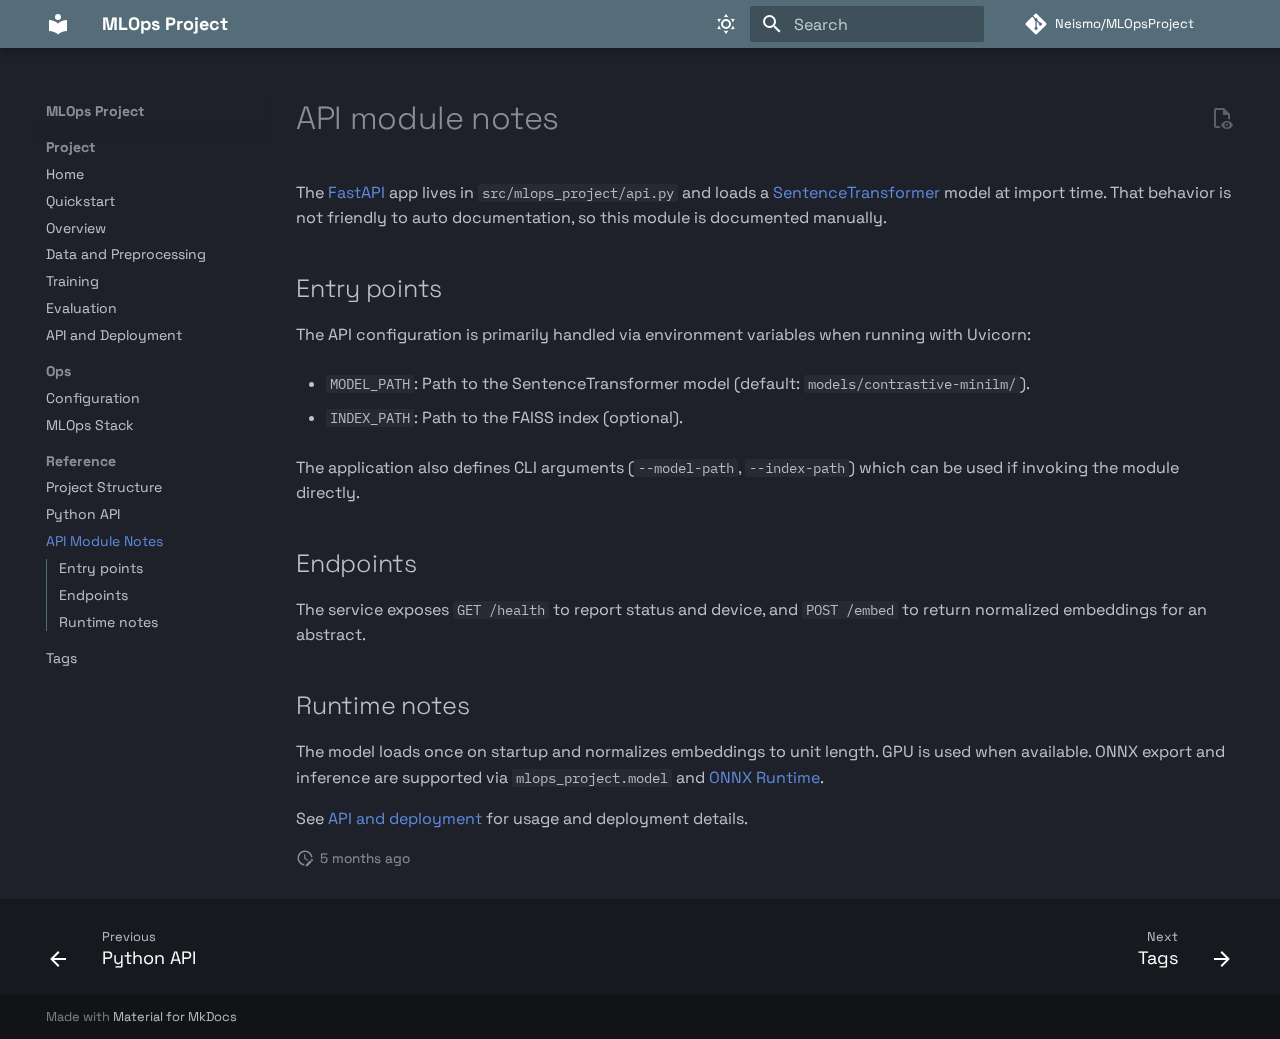
<file: reference/api/index.html>
<!doctype html><html lang=en class=no-js> <head><meta charset=utf-8><meta name=viewport content="width=device-width,initial-scale=1"><meta name=description content="Contrastive embeddings for arXiv papers with an end to end MLOps pipeline."><meta name=author content=DeepBois><link href=../ rel=prev><link href=../../tags/ rel=next><link rel=icon href=../../assets/images/favicon.png><meta name=generator content="mkdocs-1.6.1, mkdocs-material-9.7.1"><title>API Module Notes - MLOps Project</title><link rel=stylesheet href=../../assets/stylesheets/main.484c7ddc.min.css><link rel=stylesheet href=../../assets/stylesheets/palette.ab4e12ef.min.css><link rel=preconnect href=https://fonts.gstatic.com crossorigin><link rel=stylesheet href="https://fonts.googleapis.com/css?family=Space+Grotesk:300,300i,400,400i,700,700i%7CIBM+Plex+Mono:400,400i,700,700i&display=fallback"><style>:root{--md-text-font:"Space Grotesk";--md-code-font:"IBM Plex Mono"}</style><link rel=stylesheet href=../../assets/_mkdocstrings.css><link rel=stylesheet href=../../css/timeago.css><link rel=stylesheet href=../../stylesheets/extra.css><script>__md_scope=new URL("../..",location),__md_hash=e=>[...e].reduce(((e,_)=>(e<<5)-e+_.charCodeAt(0)),0),__md_get=(e,_=localStorage,t=__md_scope)=>JSON.parse(_.getItem(t.pathname+"."+e)),__md_set=(e,_,t=localStorage,a=__md_scope)=>{try{t.setItem(a.pathname+"."+e,JSON.stringify(_))}catch(e){}}</script></head> <body dir=ltr data-md-color-scheme=slate data-md-color-primary=blue-grey data-md-color-accent=lime> <input class=md-toggle data-md-toggle=drawer type=checkbox id=__drawer autocomplete=off> <input class=md-toggle data-md-toggle=search type=checkbox id=__search autocomplete=off> <label class=md-overlay for=__drawer></label> <div data-md-component=skip> <a href=#entry-points class=md-skip> Skip to content </a> </div> <div data-md-component=announce> </div> <header class="md-header md-header--shadow" data-md-component=header> <nav class="md-header__inner md-grid" aria-label=Header> <a href=../.. title="MLOps Project" class="md-header__button md-logo" aria-label="MLOps Project" data-md-component=logo> <svg xmlns=http://www.w3.org/2000/svg viewbox="0 0 24 24"><path d="M12 8a3 3 0 0 0 3-3 3 3 0 0 0-3-3 3 3 0 0 0-3 3 3 3 0 0 0 3 3m0 3.54C9.64 9.35 6.5 8 3 8v11c3.5 0 6.64 1.35 9 3.54 2.36-2.19 5.5-3.54 9-3.54V8c-3.5 0-6.64 1.35-9 3.54"/></svg> </a> <label class="md-header__button md-icon" for=__drawer> <svg xmlns=http://www.w3.org/2000/svg viewbox="0 0 24 24"><path d="M3 6h18v2H3zm0 5h18v2H3zm0 5h18v2H3z"/></svg> </label> <div class=md-header__title data-md-component=header-title> <div class=md-header__ellipsis> <div class=md-header__topic> <span class=md-ellipsis> MLOps Project </span> </div> <div class=md-header__topic data-md-component=header-topic> <span class=md-ellipsis> API Module Notes </span> </div> </div> </div> <form class=md-header__option data-md-component=palette> <input class=md-option data-md-color-media data-md-color-scheme=slate data-md-color-primary=blue-grey data-md-color-accent=lime aria-label="Switch to light mode" type=radio name=__palette id=__palette_0> <label class="md-header__button md-icon" title="Switch to light mode" for=__palette_1 hidden> <svg xmlns=http://www.w3.org/2000/svg viewbox="0 0 24 24"><path d="M12 7a5 5 0 0 1 5 5 5 5 0 0 1-5 5 5 5 0 0 1-5-5 5 5 0 0 1 5-5m0 2a3 3 0 0 0-3 3 3 3 0 0 0 3 3 3 3 0 0 0 3-3 3 3 0 0 0-3-3m0-7 2.39 3.42C13.65 5.15 12.84 5 12 5s-1.65.15-2.39.42zM3.34 7l4.16-.35A7.2 7.2 0 0 0 5.94 8.5c-.44.74-.69 1.5-.83 2.29zm.02 10 1.76-3.77a7.131 7.131 0 0 0 2.38 4.14zM20.65 7l-1.77 3.79a7.02 7.02 0 0 0-2.38-4.15zm-.01 10-4.14.36c.59-.51 1.12-1.14 1.54-1.86.42-.73.69-1.5.83-2.29zM12 22l-2.41-3.44c.74.27 1.55.44 2.41.44.82 0 1.63-.17 2.37-.44z"/></svg> </label> <input class=md-option data-md-color-media data-md-color-scheme=default data-md-color-primary=blue-grey data-md-color-accent=lime aria-label="Switch to dark mode" type=radio name=__palette id=__palette_1> <label class="md-header__button md-icon" title="Switch to dark mode" for=__palette_0 hidden> <svg xmlns=http://www.w3.org/2000/svg viewbox="0 0 24 24"><path d="m17.75 4.09-2.53 1.94.91 3.06-2.63-1.81-2.63 1.81.91-3.06-2.53-1.94L12.44 4l1.06-3 1.06 3zm3.5 6.91-1.64 1.25.59 1.98-1.7-1.17-1.7 1.17.59-1.98L15.75 11l2.06-.05L18.5 9l.69 1.95zm-2.28 4.95c.83-.08 1.72 1.1 1.19 1.85-.32.45-.66.87-1.08 1.27C15.17 23 8.84 23 4.94 19.07c-3.91-3.9-3.91-10.24 0-14.14.4-.4.82-.76 1.27-1.08.75-.53 1.93.36 1.85 1.19-.27 2.86.69 5.83 2.89 8.02a9.96 9.96 0 0 0 8.02 2.89m-1.64 2.02a12.08 12.08 0 0 1-7.8-3.47c-2.17-2.19-3.33-5-3.49-7.82-2.81 3.14-2.7 7.96.31 10.98 3.02 3.01 7.84 3.12 10.98.31"/></svg> </label> </form> <script>var palette=__md_get("__palette");if(palette&&palette.color){if("(prefers-color-scheme)"===palette.color.media){var media=matchMedia("(prefers-color-scheme: light)"),input=document.querySelector(media.matches?"[data-md-color-media='(prefers-color-scheme: light)']":"[data-md-color-media='(prefers-color-scheme: dark)']");palette.color.media=input.getAttribute("data-md-color-media"),palette.color.scheme=input.getAttribute("data-md-color-scheme"),palette.color.primary=input.getAttribute("data-md-color-primary"),palette.color.accent=input.getAttribute("data-md-color-accent")}for(var[key,value]of Object.entries(palette.color))document.body.setAttribute("data-md-color-"+key,value)}</script> <label class="md-header__button md-icon" for=__search> <svg xmlns=http://www.w3.org/2000/svg viewbox="0 0 24 24"><path d="M9.5 3A6.5 6.5 0 0 1 16 9.5c0 1.61-.59 3.09-1.56 4.23l.27.27h.79l5 5-1.5 1.5-5-5v-.79l-.27-.27A6.52 6.52 0 0 1 9.5 16 6.5 6.5 0 0 1 3 9.5 6.5 6.5 0 0 1 9.5 3m0 2C7 5 5 7 5 9.5S7 14 9.5 14 14 12 14 9.5 12 5 9.5 5"/></svg> </label> <div class=md-search data-md-component=search role=dialog> <label class=md-search__overlay for=__search></label> <div class=md-search__inner role=search> <form class=md-search__form name=search> <input type=text class=md-search__input name=query aria-label=Search placeholder=Search autocapitalize=off autocorrect=off autocomplete=off spellcheck=false data-md-component=search-query required> <label class="md-search__icon md-icon" for=__search> <svg xmlns=http://www.w3.org/2000/svg viewbox="0 0 24 24"><path d="M9.5 3A6.5 6.5 0 0 1 16 9.5c0 1.61-.59 3.09-1.56 4.23l.27.27h.79l5 5-1.5 1.5-5-5v-.79l-.27-.27A6.52 6.52 0 0 1 9.5 16 6.5 6.5 0 0 1 3 9.5 6.5 6.5 0 0 1 9.5 3m0 2C7 5 5 7 5 9.5S7 14 9.5 14 14 12 14 9.5 12 5 9.5 5"/></svg> <svg xmlns=http://www.w3.org/2000/svg viewbox="0 0 24 24"><path d="M20 11v2H8l5.5 5.5-1.42 1.42L4.16 12l7.92-7.92L13.5 5.5 8 11z"/></svg> </label> <nav class=md-search__options aria-label=Search> <button type=reset class="md-search__icon md-icon" title=Clear aria-label=Clear tabindex=-1> <svg xmlns=http://www.w3.org/2000/svg viewbox="0 0 24 24"><path d="M19 6.41 17.59 5 12 10.59 6.41 5 5 6.41 10.59 12 5 17.59 6.41 19 12 13.41 17.59 19 19 17.59 13.41 12z"/></svg> </button> </nav> <div class=md-search__suggest data-md-component=search-suggest></div> </form> <div class=md-search__output> <div class=md-search__scrollwrap tabindex=0 data-md-scrollfix> <div class=md-search-result data-md-component=search-result> <div class=md-search-result__meta> Initializing search </div> <ol class=md-search-result__list role=presentation></ol> </div> </div> </div> </div> </div> <div class=md-header__source> <a href=https://github.com/Neismo/MLOpsProject title="Go to repository" class=md-source data-md-component=source> <div class="md-source__icon md-icon"> <svg xmlns=http://www.w3.org/2000/svg viewbox="0 0 448 512"><!-- Font Awesome Free 7.1.0 by @fontawesome - https://fontawesome.com License - https://fontawesome.com/license/free (Icons: CC BY 4.0, Fonts: SIL OFL 1.1, Code: MIT License) Copyright 2025 Fonticons, Inc.--><path d="M439.6 236.1 244 40.5c-5.4-5.5-12.8-8.5-20.4-8.5s-15 3-20.4 8.4L162.5 81l51.5 51.5c27.1-9.1 52.7 16.8 43.4 43.7l49.7 49.7c34.2-11.8 61.2 31 35.5 56.7-26.5 26.5-70.2-2.9-56-37.3L240.3 199v121.9c25.3 12.5 22.3 41.8 9.1 55-6.4 6.4-15.2 10.1-24.3 10.1s-17.8-3.6-24.3-10.1c-17.6-17.6-11.1-46.9 11.2-56v-123c-20.8-8.5-24.6-30.7-18.6-45L142.6 101 8.5 235.1C3 240.6 0 247.9 0 255.5s3 15 8.5 20.4l195.6 195.7c5.4 5.4 12.7 8.4 20.4 8.4s15-3 20.4-8.4l194.7-194.7c5.4-5.4 8.4-12.8 8.4-20.4s-3-15-8.4-20.4"/></svg> </div> <div class=md-source__repository> Neismo/MLOpsProject </div> </a> </div> </nav> </header> <div class=md-container data-md-component=container> <main class=md-main data-md-component=main> <div class="md-main__inner md-grid"> <div class="md-sidebar md-sidebar--primary" data-md-component=sidebar data-md-type=navigation> <div class=md-sidebar__scrollwrap> <div class=md-sidebar__inner> <nav class="md-nav md-nav--primary md-nav--integrated" aria-label=Navigation data-md-level=0> <label class=md-nav__title for=__drawer> <a href=../.. title="MLOps Project" class="md-nav__button md-logo" aria-label="MLOps Project" data-md-component=logo> <svg xmlns=http://www.w3.org/2000/svg viewbox="0 0 24 24"><path d="M12 8a3 3 0 0 0 3-3 3 3 0 0 0-3-3 3 3 0 0 0-3 3 3 3 0 0 0 3 3m0 3.54C9.64 9.35 6.5 8 3 8v11c3.5 0 6.64 1.35 9 3.54 2.36-2.19 5.5-3.54 9-3.54V8c-3.5 0-6.64 1.35-9 3.54"/></svg> </a> MLOps Project </label> <div class=md-nav__source> <a href=https://github.com/Neismo/MLOpsProject title="Go to repository" class=md-source data-md-component=source> <div class="md-source__icon md-icon"> <svg xmlns=http://www.w3.org/2000/svg viewbox="0 0 448 512"><!-- Font Awesome Free 7.1.0 by @fontawesome - https://fontawesome.com License - https://fontawesome.com/license/free (Icons: CC BY 4.0, Fonts: SIL OFL 1.1, Code: MIT License) Copyright 2025 Fonticons, Inc.--><path d="M439.6 236.1 244 40.5c-5.4-5.5-12.8-8.5-20.4-8.5s-15 3-20.4 8.4L162.5 81l51.5 51.5c27.1-9.1 52.7 16.8 43.4 43.7l49.7 49.7c34.2-11.8 61.2 31 35.5 56.7-26.5 26.5-70.2-2.9-56-37.3L240.3 199v121.9c25.3 12.5 22.3 41.8 9.1 55-6.4 6.4-15.2 10.1-24.3 10.1s-17.8-3.6-24.3-10.1c-17.6-17.6-11.1-46.9 11.2-56v-123c-20.8-8.5-24.6-30.7-18.6-45L142.6 101 8.5 235.1C3 240.6 0 247.9 0 255.5s3 15 8.5 20.4l195.6 195.7c5.4 5.4 12.7 8.4 20.4 8.4s15-3 20.4-8.4l194.7-194.7c5.4-5.4 8.4-12.8 8.4-20.4s-3-15-8.4-20.4"/></svg> </div> <div class=md-source__repository> Neismo/MLOpsProject </div> </a> </div> <ul class=md-nav__list data-md-scrollfix> <li class="md-nav__item md-nav__item--section md-nav__item--nested"> <input class="md-nav__toggle md-toggle " type=checkbox id=__nav_1> <label class=md-nav__link for=__nav_1 id=__nav_1_label tabindex> <span class=md-ellipsis> Project </span> <span class="md-nav__icon md-icon"></span> </label> <nav class=md-nav data-md-level=1 aria-labelledby=__nav_1_label aria-expanded=false> <label class=md-nav__title for=__nav_1> <span class="md-nav__icon md-icon"></span> Project </label> <ul class=md-nav__list data-md-scrollfix> <li class=md-nav__item> <a href=../.. class=md-nav__link> <span class=md-ellipsis> Home </span> </a> </li> <li class=md-nav__item> <a href=../../quickstart/ class=md-nav__link> <span class=md-ellipsis> Quickstart </span> </a> </li> <li class=md-nav__item> <a href=../../overview/ class=md-nav__link> <span class=md-ellipsis> Overview </span> </a> </li> <li class=md-nav__item> <a href=../../data/ class=md-nav__link> <span class=md-ellipsis> Data and Preprocessing </span> </a> </li> <li class=md-nav__item> <a href=../../training/ class=md-nav__link> <span class=md-ellipsis> Training </span> </a> </li> <li class=md-nav__item> <a href=../../evaluation/ class=md-nav__link> <span class=md-ellipsis> Evaluation </span> </a> </li> <li class=md-nav__item> <a href=../../api/ class=md-nav__link> <span class=md-ellipsis> API and Deployment </span> </a> </li> </ul> </nav> </li> <li class="md-nav__item md-nav__item--section md-nav__item--nested"> <input class="md-nav__toggle md-toggle " type=checkbox id=__nav_2> <label class=md-nav__link for=__nav_2 id=__nav_2_label tabindex> <span class=md-ellipsis> Ops </span> <span class="md-nav__icon md-icon"></span> </label> <nav class=md-nav data-md-level=1 aria-labelledby=__nav_2_label aria-expanded=false> <label class=md-nav__title for=__nav_2> <span class="md-nav__icon md-icon"></span> Ops </label> <ul class=md-nav__list data-md-scrollfix> <li class=md-nav__item> <a href=../../configuration/ class=md-nav__link> <span class=md-ellipsis> Configuration </span> </a> </li> <li class=md-nav__item> <a href=../../ops/ class=md-nav__link> <span class=md-ellipsis> MLOps Stack </span> </a> </li> </ul> </nav> </li> <li class="md-nav__item md-nav__item--active md-nav__item--section md-nav__item--nested"> <input class="md-nav__toggle md-toggle " type=checkbox id=__nav_3 checked> <label class=md-nav__link for=__nav_3 id=__nav_3_label tabindex> <span class=md-ellipsis> Reference </span> <span class="md-nav__icon md-icon"></span> </label> <nav class=md-nav data-md-level=1 aria-labelledby=__nav_3_label aria-expanded=true> <label class=md-nav__title for=__nav_3> <span class="md-nav__icon md-icon"></span> Reference </label> <ul class=md-nav__list data-md-scrollfix> <li class=md-nav__item> <a href=../../project-structure/ class=md-nav__link> <span class=md-ellipsis> Project Structure </span> </a> </li> <li class=md-nav__item> <a href=../ class=md-nav__link> <span class=md-ellipsis> Python API </span> </a> </li> <li class="md-nav__item md-nav__item--active"> <input class="md-nav__toggle md-toggle" type=checkbox id=__toc> <label class="md-nav__link md-nav__link--active" for=__toc> <span class=md-ellipsis> API Module Notes </span> <span class="md-nav__icon md-icon"></span> </label> <a href=./ class="md-nav__link md-nav__link--active"> <span class=md-ellipsis> API Module Notes </span> </a> <nav class="md-nav md-nav--secondary" aria-label="Table of contents"> <label class=md-nav__title for=__toc> <span class="md-nav__icon md-icon"></span> Table of contents </label> <ul class=md-nav__list data-md-component=toc data-md-scrollfix> <li class=md-nav__item> <a href=#entry-points class=md-nav__link> <span class=md-ellipsis> Entry points </span> </a> </li> <li class=md-nav__item> <a href=#endpoints class=md-nav__link> <span class=md-ellipsis> Endpoints </span> </a> </li> <li class=md-nav__item> <a href=#runtime-notes class=md-nav__link> <span class=md-ellipsis> Runtime notes </span> </a> </li> </ul> </nav> </li> <li class=md-nav__item> <a href=../../tags/ class=md-nav__link> <span class=md-ellipsis> Tags </span> </a> </li> </ul> </nav> </li> </ul> </nav> </div> </div> </div> <div class=md-content data-md-component=content> <article class="md-content__inner md-typeset"> <a href=https://github.com/Neismo/MLOpsProject/raw/master/docs/source/reference/api.md title="View source of this page" class="md-content__button md-icon"> <svg xmlns=http://www.w3.org/2000/svg viewbox="0 0 24 24"><path d="M17 18c.56 0 1 .44 1 1s-.44 1-1 1-1-.44-1-1 .44-1 1-1m0-3c-2.73 0-5.06 1.66-6 4 .94 2.34 3.27 4 6 4s5.06-1.66 6-4c-.94-2.34-3.27-4-6-4m0 6.5a2.5 2.5 0 0 1-2.5-2.5 2.5 2.5 0 0 1 2.5-2.5 2.5 2.5 0 0 1 2.5 2.5 2.5 2.5 0 0 1-2.5 2.5M9.27 20H6V4h7v5h5v4.07c.7.08 1.36.25 2 .49V8l-6-6H6a2 2 0 0 0-2 2v16a2 2 0 0 0 2 2h4.5a8.2 8.2 0 0 1-1.23-2"/></svg> </a> <h1 id=api-module-notes>API module notes<a class=headerlink href=#api-module-notes title="Permanent link">&para;</a></h1> <p>The <a href=https://fastapi.tiangolo.com/ >FastAPI</a> app lives in <code>src/mlops_project/api.py</code> and loads a <a href=https://www.sbert.net/ >SentenceTransformer</a> model at import time. That behavior is not friendly to auto documentation, so this module is documented manually.</p> <h2 id=entry-points>Entry points<a class=headerlink href=#entry-points title="Permanent link">&para;</a></h2> <p>The API configuration is primarily handled via environment variables when running with Uvicorn:</p> <ul> <li> <p><code>MODEL_PATH</code>: Path to the SentenceTransformer model (default: <code>models/contrastive-minilm/</code>).</p> </li> <li> <p><code>INDEX_PATH</code>: Path to the FAISS index (optional).</p> </li> </ul> <p>The application also defines CLI arguments (<code>--model-path</code>, <code>--index-path</code>) which can be used if invoking the module directly.</p> <h2 id=endpoints>Endpoints<a class=headerlink href=#endpoints title="Permanent link">&para;</a></h2> <p>The service exposes <code>GET /health</code> to report status and device, and <code>POST /embed</code> to return normalized embeddings for an abstract.</p> <h2 id=runtime-notes>Runtime notes<a class=headerlink href=#runtime-notes title="Permanent link">&para;</a></h2> <p>The model loads once on startup and normalizes embeddings to unit length. GPU is used when available. ONNX export and inference are supported via <code>mlops_project.model</code> and <a href=https://onnxruntime.ai/docs/ >ONNX Runtime</a>.</p> <p>See <a href=../../api/ >API and deployment</a> for usage and deployment details.</p> <aside class=md-source-file> <span class=md-source-file__fact> <span class=md-icon title="Last update"> <svg xmlns=http://www.w3.org/2000/svg viewbox="0 0 24 24"><path d="M21 13.1c-.1 0-.3.1-.4.2l-1 1 2.1 2.1 1-1c.2-.2.2-.6 0-.8l-1.3-1.3c-.1-.1-.2-.2-.4-.2m-1.9 1.8-6.1 6V23h2.1l6.1-6.1zM12.5 7v5.2l4 2.4-1 1L11 13V7zM11 21.9c-5.1-.5-9-4.8-9-9.9C2 6.5 6.5 2 12 2c5.3 0 9.6 4.1 10 9.3-.3-.1-.6-.2-1-.2s-.7.1-1 .2C19.6 7.2 16.2 4 12 4c-4.4 0-8 3.6-8 8 0 4.1 3.1 7.5 7.1 7.9l-.1.2z"/></svg> </span> <span class="git-revision-date-localized-plugin git-revision-date-localized-plugin-timeago" title="January 23, 2026 16:53:51 UTC"><span class=timeago datetime=2026-01-23T16:53:51+00:00 locale=en></span></span><span class="git-revision-date-localized-plugin git-revision-date-localized-plugin-iso_date" title="January 23, 2026 16:53:51 UTC">2026-01-23</span> </span> </aside> </article> </div> <script>var tabs=__md_get("__tabs");if(Array.isArray(tabs))e:for(var set of document.querySelectorAll(".tabbed-set")){var labels=set.querySelector(".tabbed-labels");for(var tab of tabs)for(var label of labels.getElementsByTagName("label"))if(label.innerText.trim()===tab){var input=document.getElementById(label.htmlFor);input.checked=!0;continue e}}</script> <script>var target=document.getElementById(location.hash.slice(1));target&&target.name&&(target.checked=target.name.startsWith("__tabbed_"))</script> </div> <button type=button class="md-top md-icon" data-md-component=top hidden> <svg xmlns=http://www.w3.org/2000/svg viewbox="0 0 24 24"><path d="M13 20h-2V8l-5.5 5.5-1.42-1.42L12 4.16l7.92 7.92-1.42 1.42L13 8z"/></svg> Back to top </button> </main> <footer class=md-footer> <nav class="md-footer__inner md-grid" aria-label=Footer> <a href=../ class="md-footer__link md-footer__link--prev" aria-label="Previous: Python API"> <div class="md-footer__button md-icon"> <svg xmlns=http://www.w3.org/2000/svg viewbox="0 0 24 24"><path d="M20 11v2H8l5.5 5.5-1.42 1.42L4.16 12l7.92-7.92L13.5 5.5 8 11z"/></svg> </div> <div class=md-footer__title> <span class=md-footer__direction> Previous </span> <div class=md-ellipsis> Python API </div> </div> </a> <a href=../../tags/ class="md-footer__link md-footer__link--next" aria-label="Next: Tags"> <div class=md-footer__title> <span class=md-footer__direction> Next </span> <div class=md-ellipsis> Tags </div> </div> <div class="md-footer__button md-icon"> <svg xmlns=http://www.w3.org/2000/svg viewbox="0 0 24 24"><path d="M4 11v2h12l-5.5 5.5 1.42 1.42L19.84 12l-7.92-7.92L10.5 5.5 16 11z"/></svg> </div> </a> </nav> <div class="md-footer-meta md-typeset"> <div class="md-footer-meta__inner md-grid"> <div class=md-copyright> Made with <a href=https://squidfunk.github.io/mkdocs-material/ target=_blank rel=noopener> Material for MkDocs </a> </div> </div> </div> </footer> </div> <div class=md-dialog data-md-component=dialog> <div class="md-dialog__inner md-typeset"></div> </div> <div class=md-progress data-md-component=progress role=progressbar></div> <script id=__config type=application/json>{"annotate": null, "base": "../..", "features": ["navigation.instant", "navigation.instant.progress", "navigation.sections", "navigation.footer", "navigation.top", "navigation.tracking", "toc.integrate", "content.action.view", "search.suggest", "content.code.copy", "content.code.annotate", "content.tabs.link"], "search": "../../assets/javascripts/workers/search.2c215733.min.js", "tags": null, "translations": {"clipboard.copied": "Copied to clipboard", "clipboard.copy": "Copy to clipboard", "search.result.more.one": "1 more on this page", "search.result.more.other": "# more on this page", "search.result.none": "No matching documents", "search.result.one": "1 matching document", "search.result.other": "# matching documents", "search.result.placeholder": "Type to start searching", "search.result.term.missing": "Missing", "select.version": "Select version"}, "version": null}</script> <script src=../../assets/javascripts/bundle.79ae519e.min.js></script> <script src=../../js/timeago.min.js></script> <script src=../../js/timeago_mkdocs_material.js></script> </body> </html>
</file>
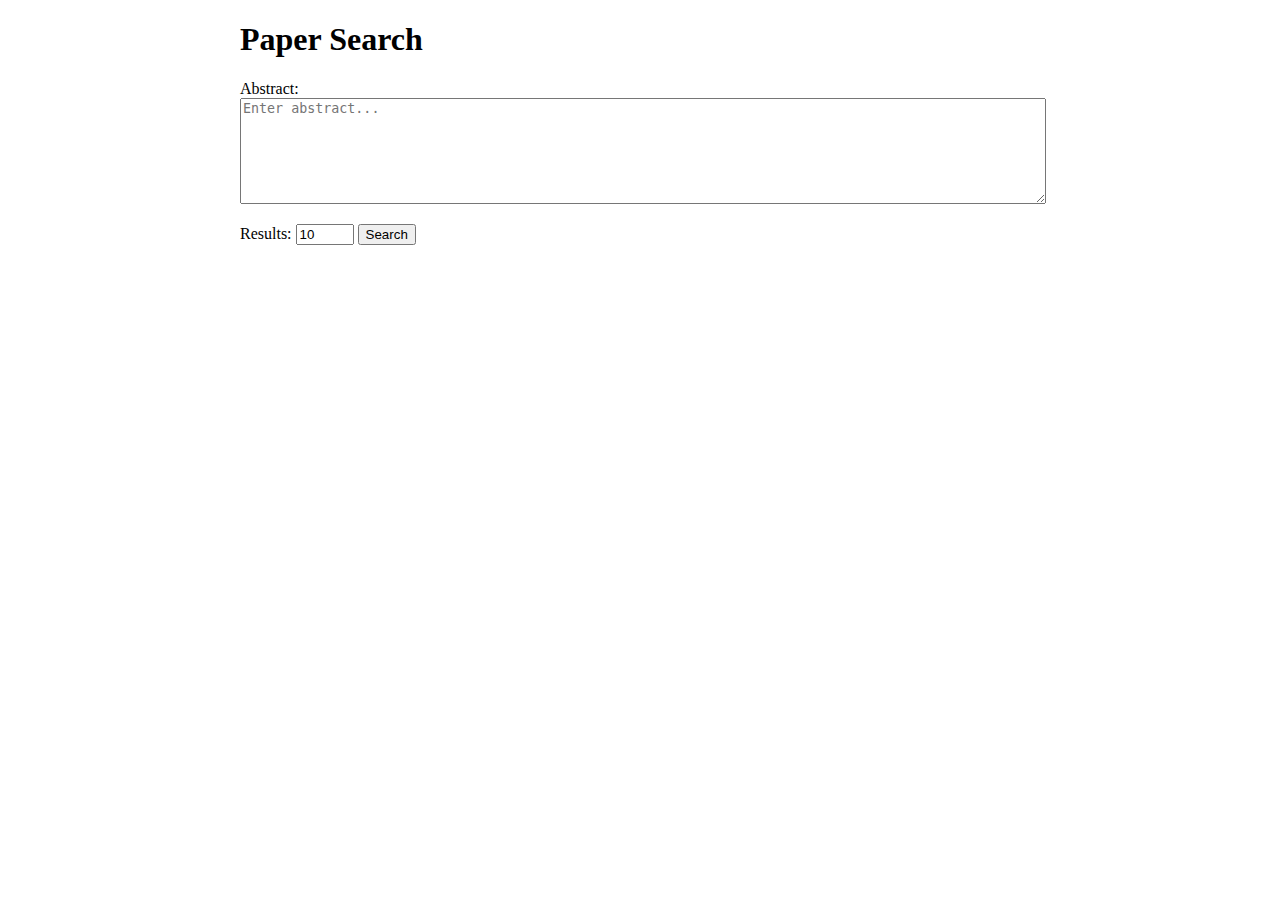
<file: src/mlops_project/static/index.html>
<!DOCTYPE html>
<html lang="en">
<head>
    <meta charset="UTF-8">
    <meta name="viewport" content="width=device-width, initial-scale=1.0">
    <title>Paper Search</title>
    <style>
        body { max-width: 800px; margin: 20px auto; padding: 0 10px; }
        textarea { width: 100%; height: 100px; }
        .error { color: red; }
        .result { border-bottom: 1px solid #ccc; padding: 10px 0; }
        .score { font-family: monospace; color: #666; }
        .subject { font-family: monospace; font-size: 0.9em; }
        .abstract { font-size: 0.9em; color: #444; }
        .show-more { color: blue; cursor: pointer; }
    </style>
</head>
<body>
    <h1>Paper Search</h1>
    <p>
        <label>Abstract:<br>
        <textarea id="abstract" placeholder="Enter abstract..."></textarea></label>
    </p>
    <p>
        <label>Results: <input type="number" id="k" value="10" min="1" max="100" style="width:50px"></label>
        <button id="search-btn" onclick="search()">Search</button>
    </p>
    <div id="error" class="error"></div>
    <div id="loading" style="display:none"><em>Searching...</em></div>
    <div id="results"></div>

    <script>
        async function search() {
            const abstract = document.getElementById('abstract').value.trim();
            const k = parseInt(document.getElementById('k').value) || 10;
            const errorDiv = document.getElementById('error');
            const loadingDiv = document.getElementById('loading');
            const resultsDiv = document.getElementById('results');
            const searchBtn = document.getElementById('search-btn');

            errorDiv.textContent = '';
            resultsDiv.innerHTML = '';

            if (!abstract) {
                errorDiv.textContent = 'Please enter an abstract.';
                return;
            }

            loadingDiv.style.display = 'block';
            searchBtn.disabled = true;
            const start = performance.now();

            try {
                const response = await fetch('/search', {
                    method: 'POST',
                    headers: { 'Content-Type': 'application/json' },
                    body: JSON.stringify({ abstract, k })
                });

                if (!response.ok) {
                    const err = await response.json();
                    throw new Error(err.detail || 'Search failed');
                }

                const data = await response.json();
                const elapsed = ((performance.now() - start) / 1000).toFixed(2);
                displayResults(data.results, elapsed);
            } catch (err) {
                errorDiv.textContent = err.message;
            } finally {
                loadingDiv.style.display = 'none';
                searchBtn.disabled = false;
            }
        }

        function displayResults(results, elapsed) {
            const resultsDiv = document.getElementById('results');
            if (results.length === 0) {
                resultsDiv.innerHTML = '<p><em>No results found.</em></p>';
                return;
            }

            let html = '<p><strong>' + results.length + ' results</strong> <span class="score">(' + elapsed + 's)</span></p>';
            results.forEach((r, i) => {
                const id = 'abs-' + i;
                const truncate = r.abstract.length > 300;
                const short = truncate ? r.abstract.substring(0, 300) + '...' : r.abstract;
                const titleHtml = r.arxiv_id
                    ? `<a href="https://arxiv.org/abs/${esc(r.arxiv_id)}" target="_blank">${esc(r.title)}</a>`
                    : esc(r.title);
                const pdfLink = r.arxiv_id
                    ? ` <a href="https://arxiv.org/pdf/${esc(r.arxiv_id)}.pdf" target="_blank">[pdf]</a>`
                    : '';
                const arxivIdDisplay = r.arxiv_id ? ` <span class="score">${esc(r.arxiv_id)}</span>` : '';
                html += `<div class="result">
                    <strong>#${i+1}</strong> <span class="score">[${r.score.toFixed(4)}]</span>
                    <strong>${titleHtml}</strong>${pdfLink}<br>
                    <span class="subject">${esc(r.primary_subject)}</span>${arxivIdDisplay}<br>
                    <span class="abstract" id="${id}" data-full="${attr(r.abstract)}" data-short="${attr(short)}">${esc(short)}</span>
                    ${truncate ? ` <span class="show-more" onclick="toggle('${id}')">[more]</span>` : ''}
                </div>`;
            });
            resultsDiv.innerHTML = html;
        }

        function toggle(id) {
            const el = document.getElementById(id);
            const link = el.nextElementSibling;
            const expanded = el.dataset.expanded === '1';
            el.textContent = expanded ? el.dataset.short : el.dataset.full;
            el.dataset.expanded = expanded ? '0' : '1';
            link.textContent = expanded ? '[more]' : '[less]';
        }

        function esc(t) { const d = document.createElement('div'); d.textContent = t; return d.innerHTML; }
        function attr(t) { return t.replace(/"/g, '&quot;'); }

        document.getElementById('abstract').addEventListener('keydown', e => {
            if (e.ctrlKey && e.key === 'Enter') search();
        });
    </script>
</body>
</html>
</file>
